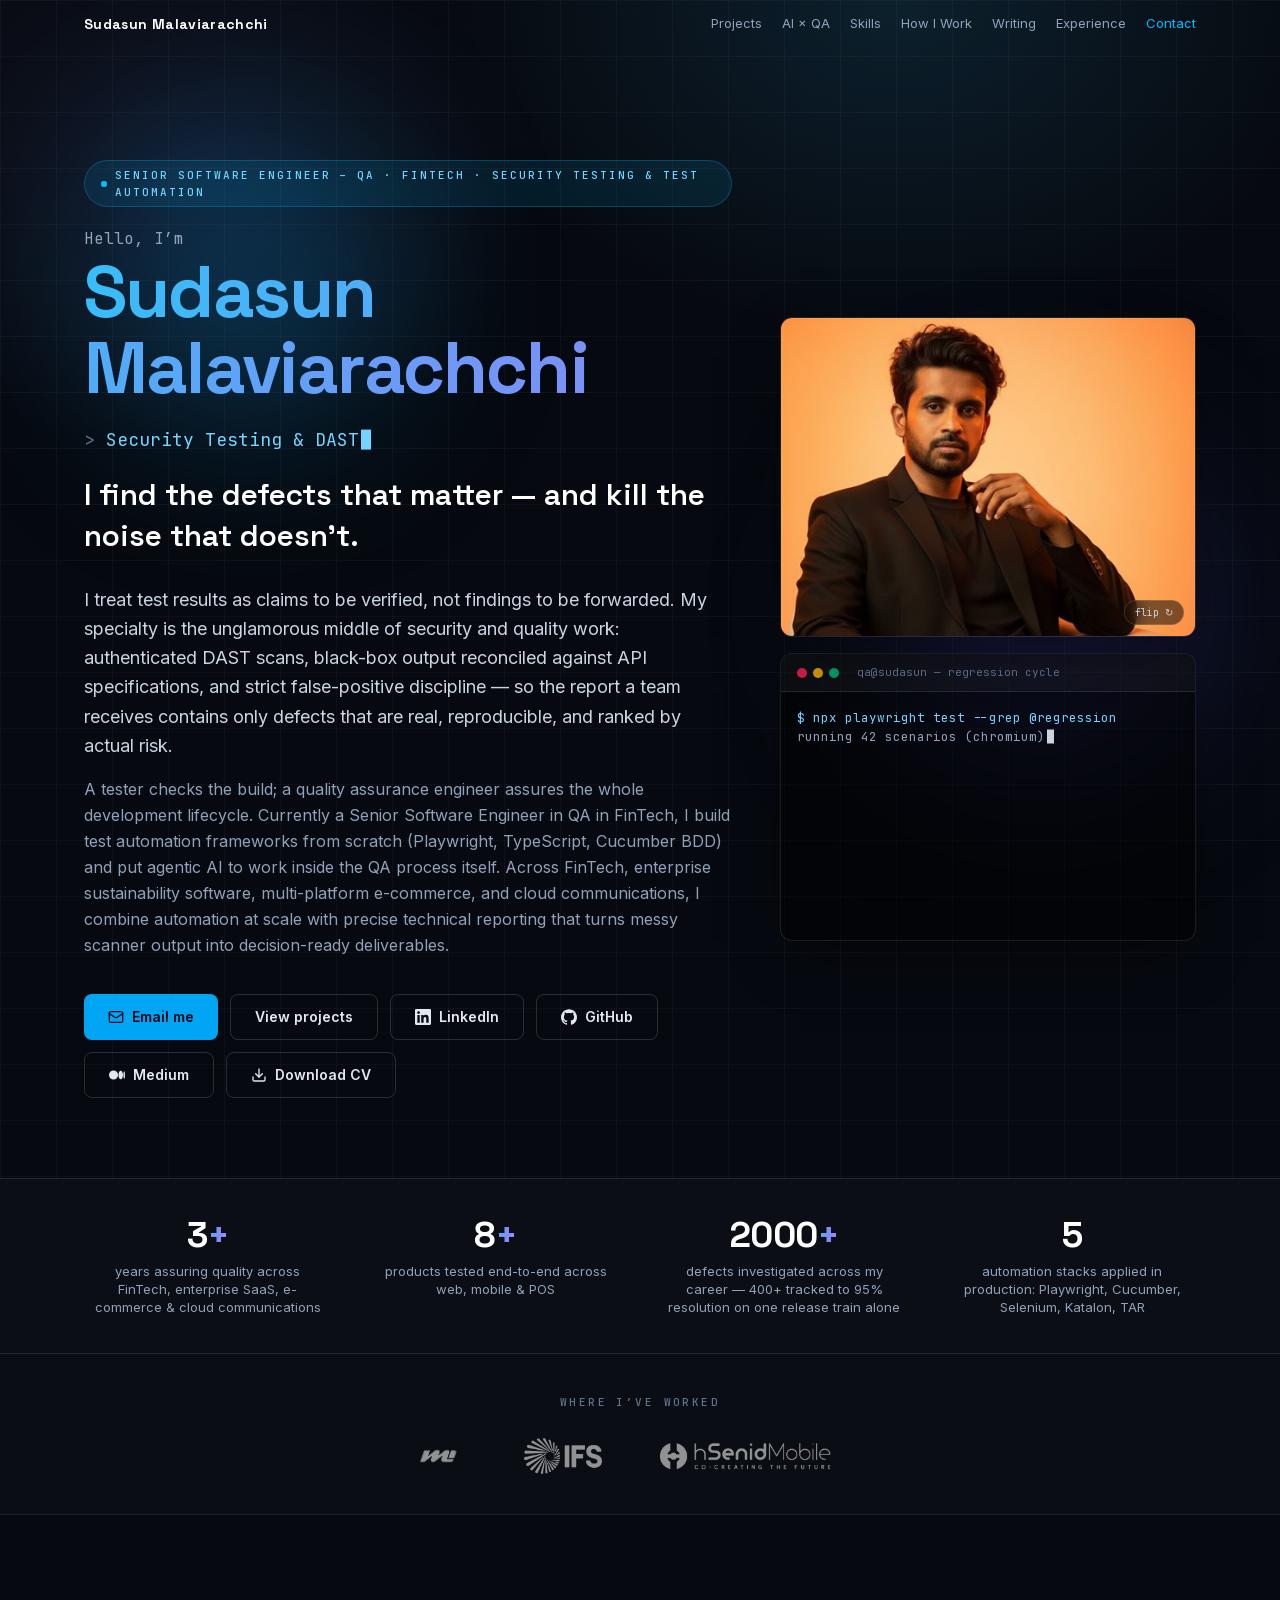
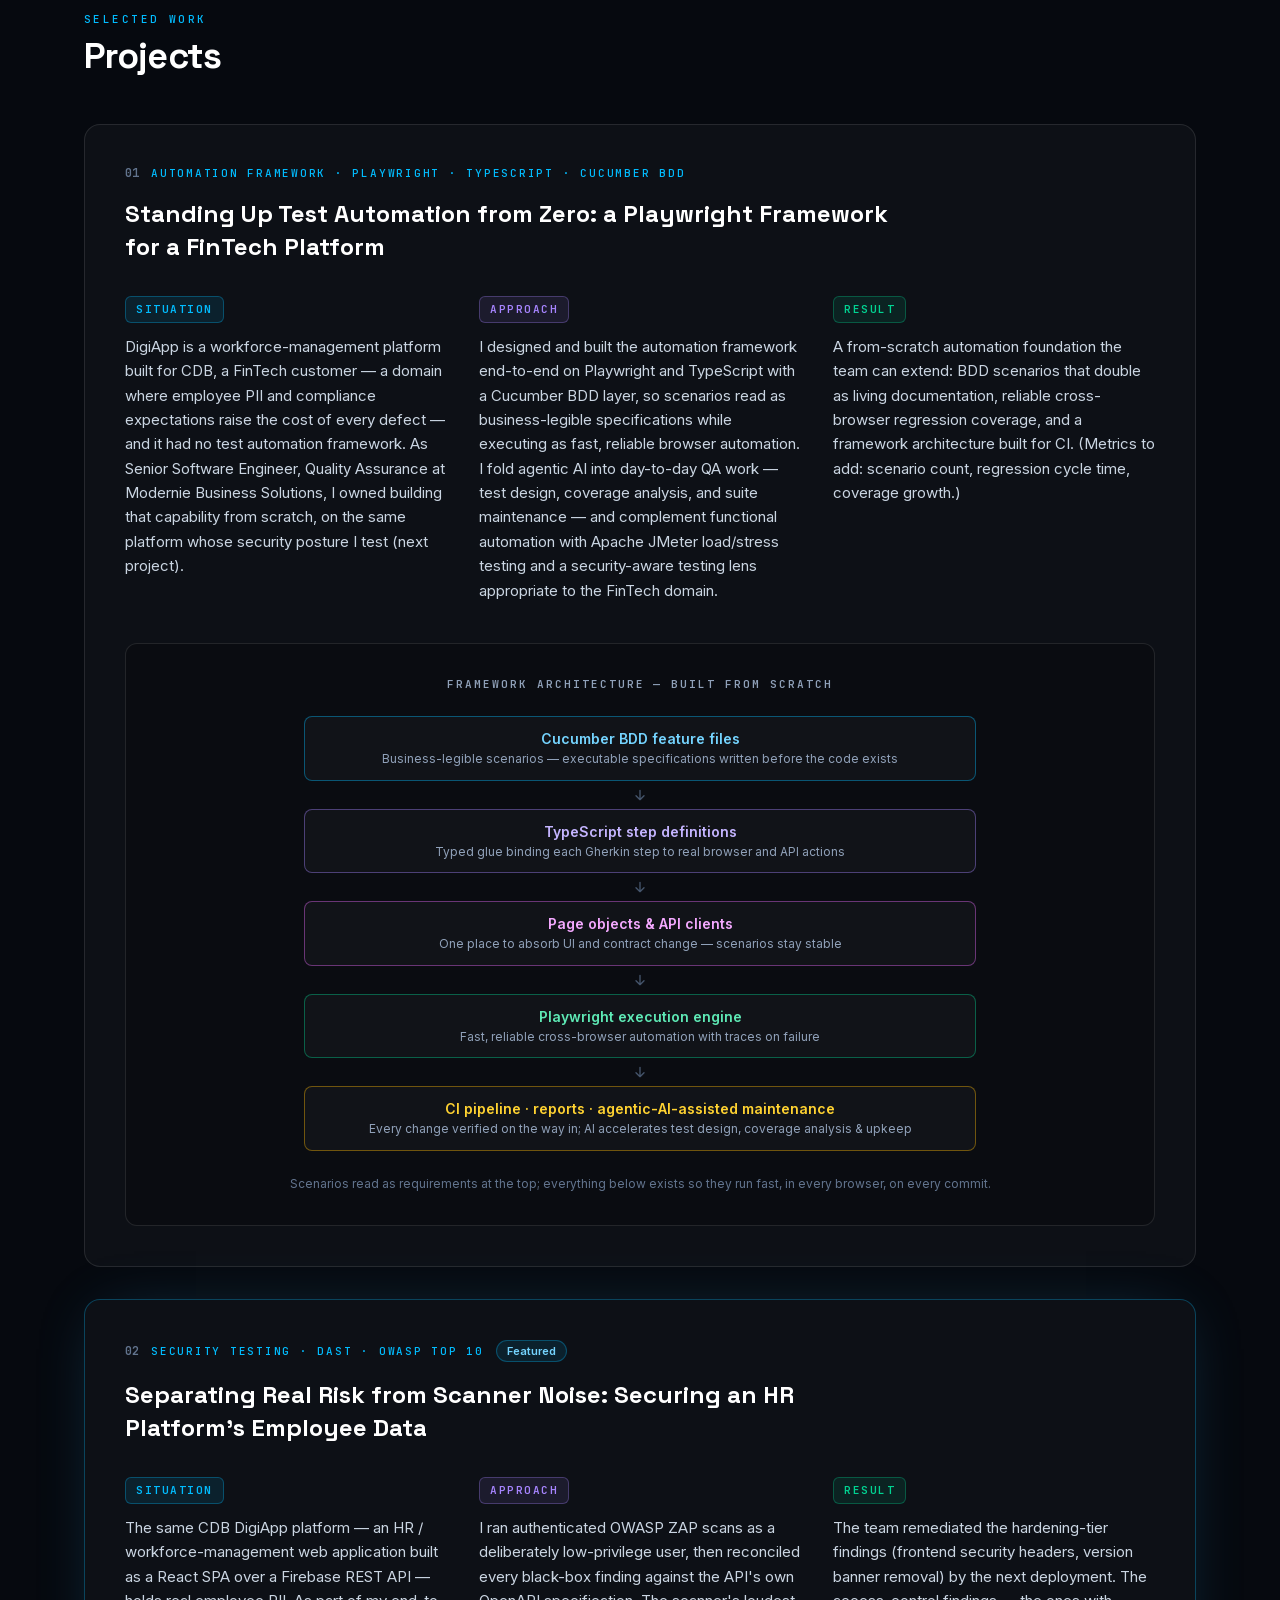
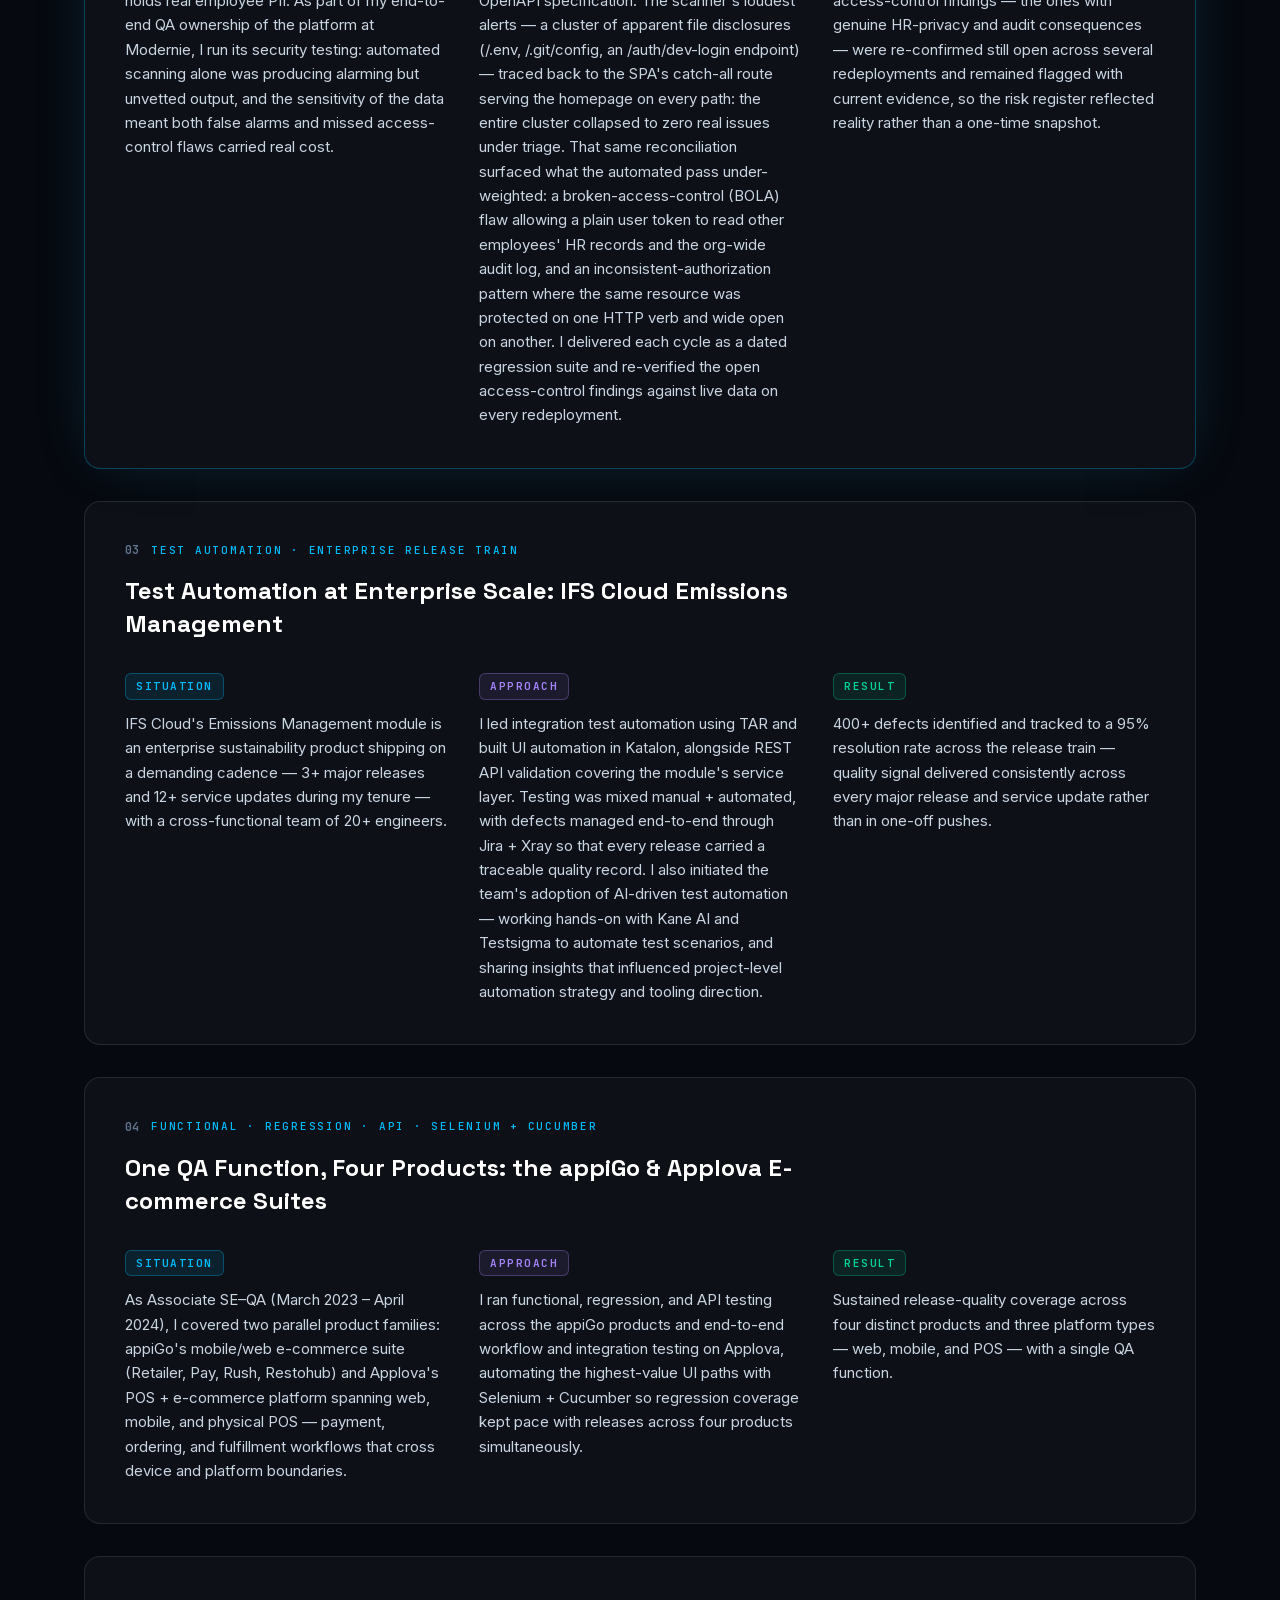
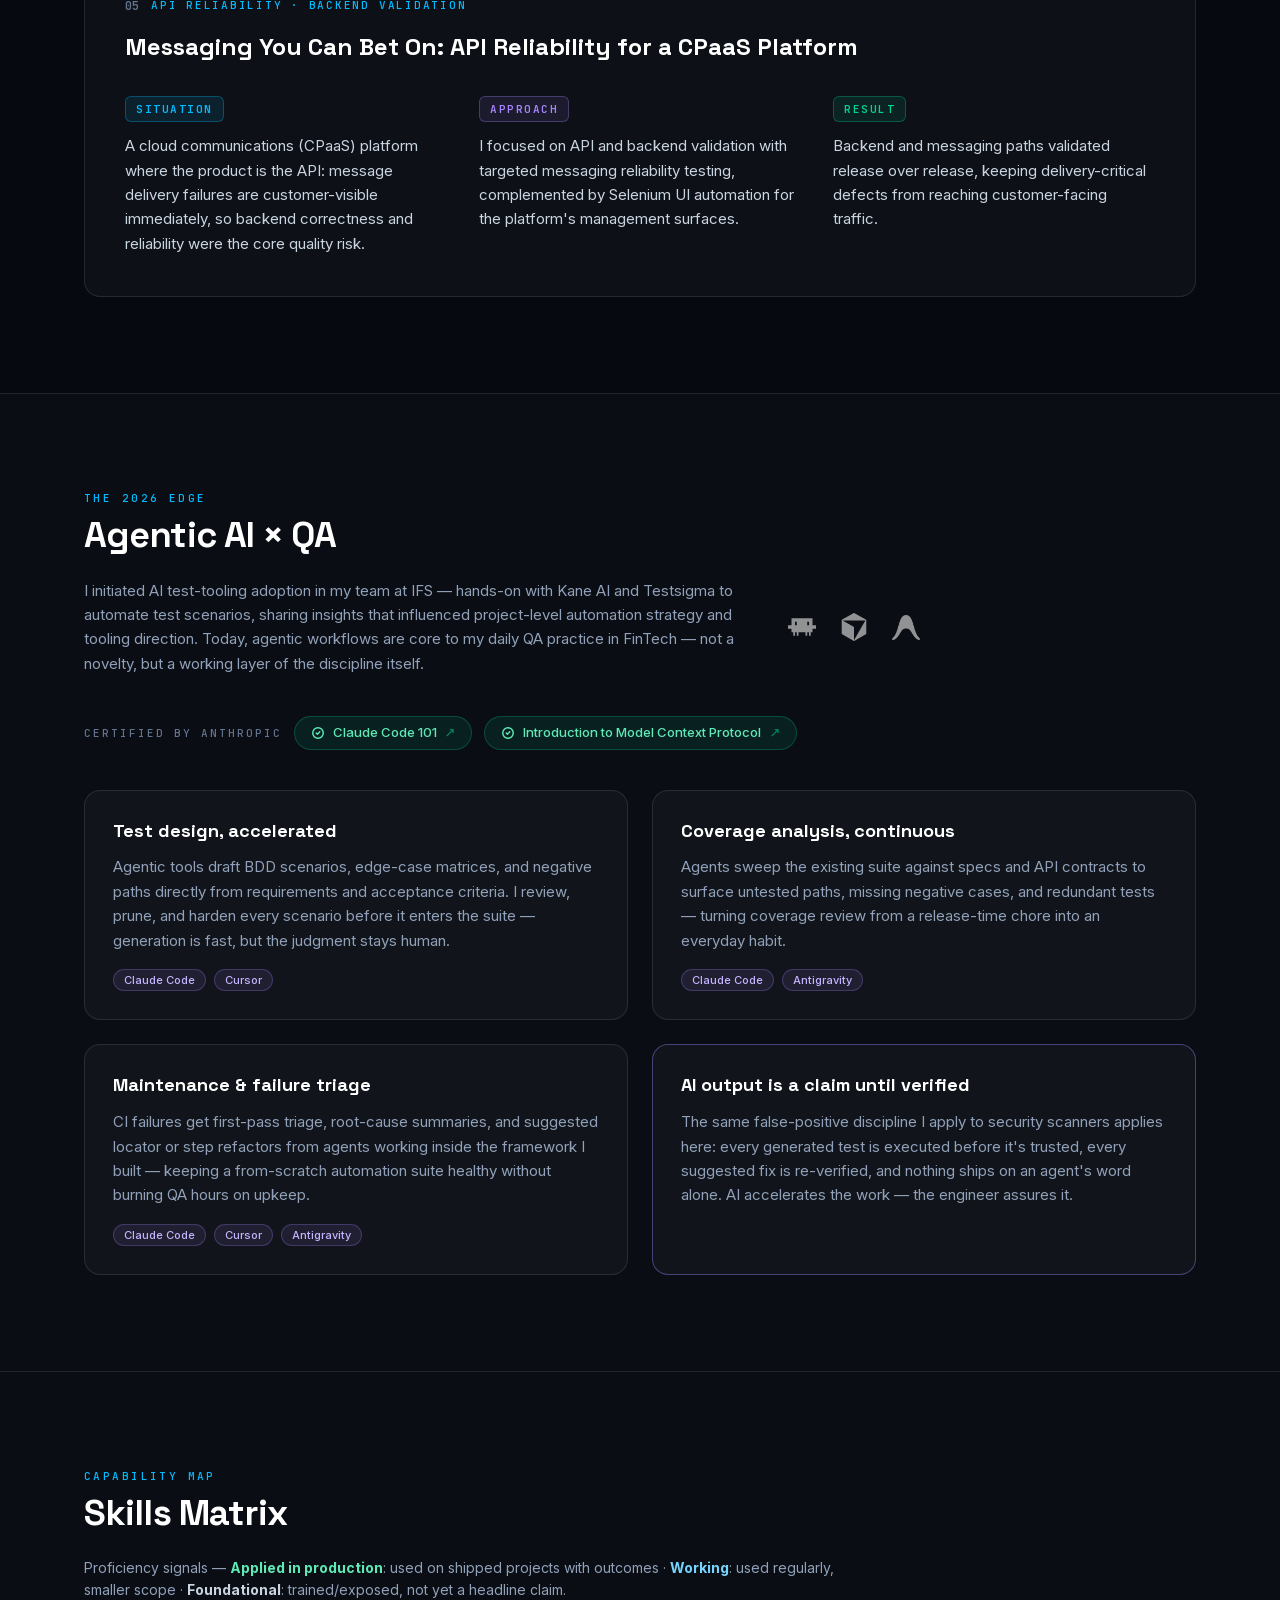
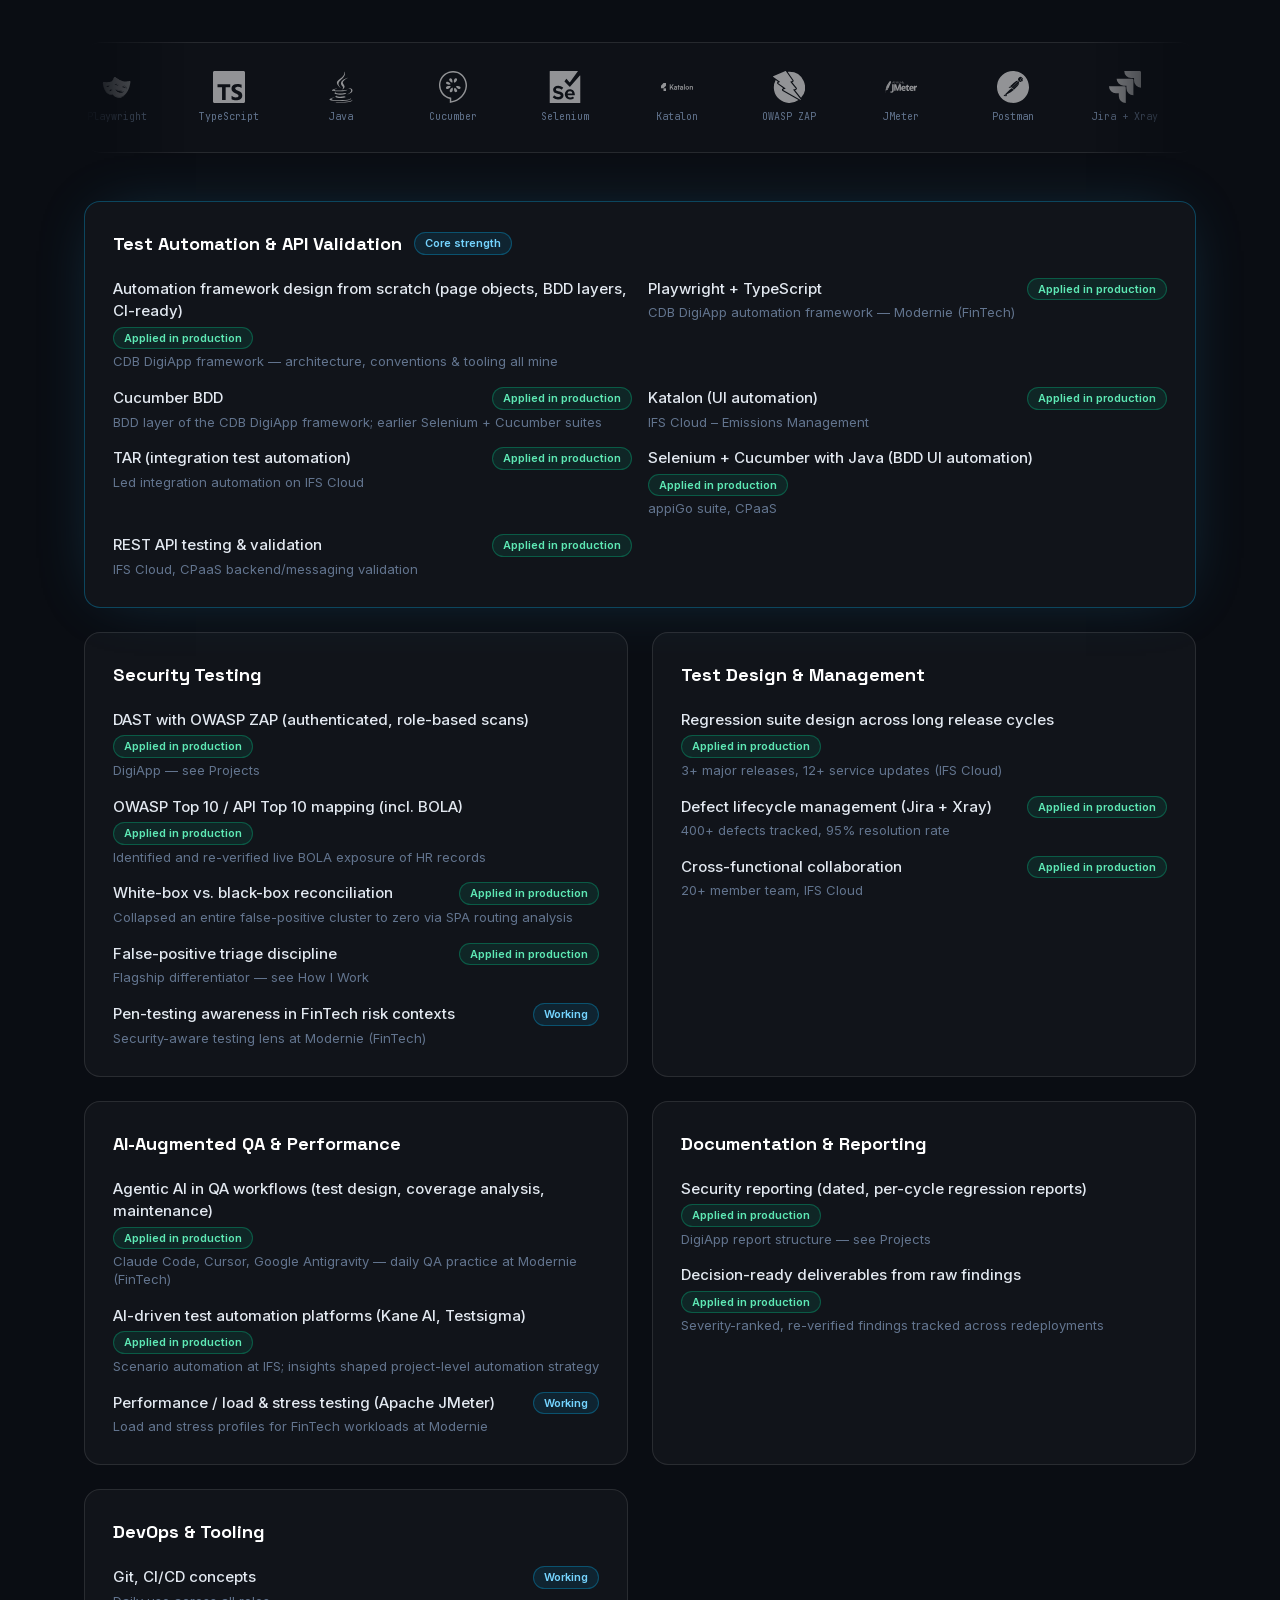
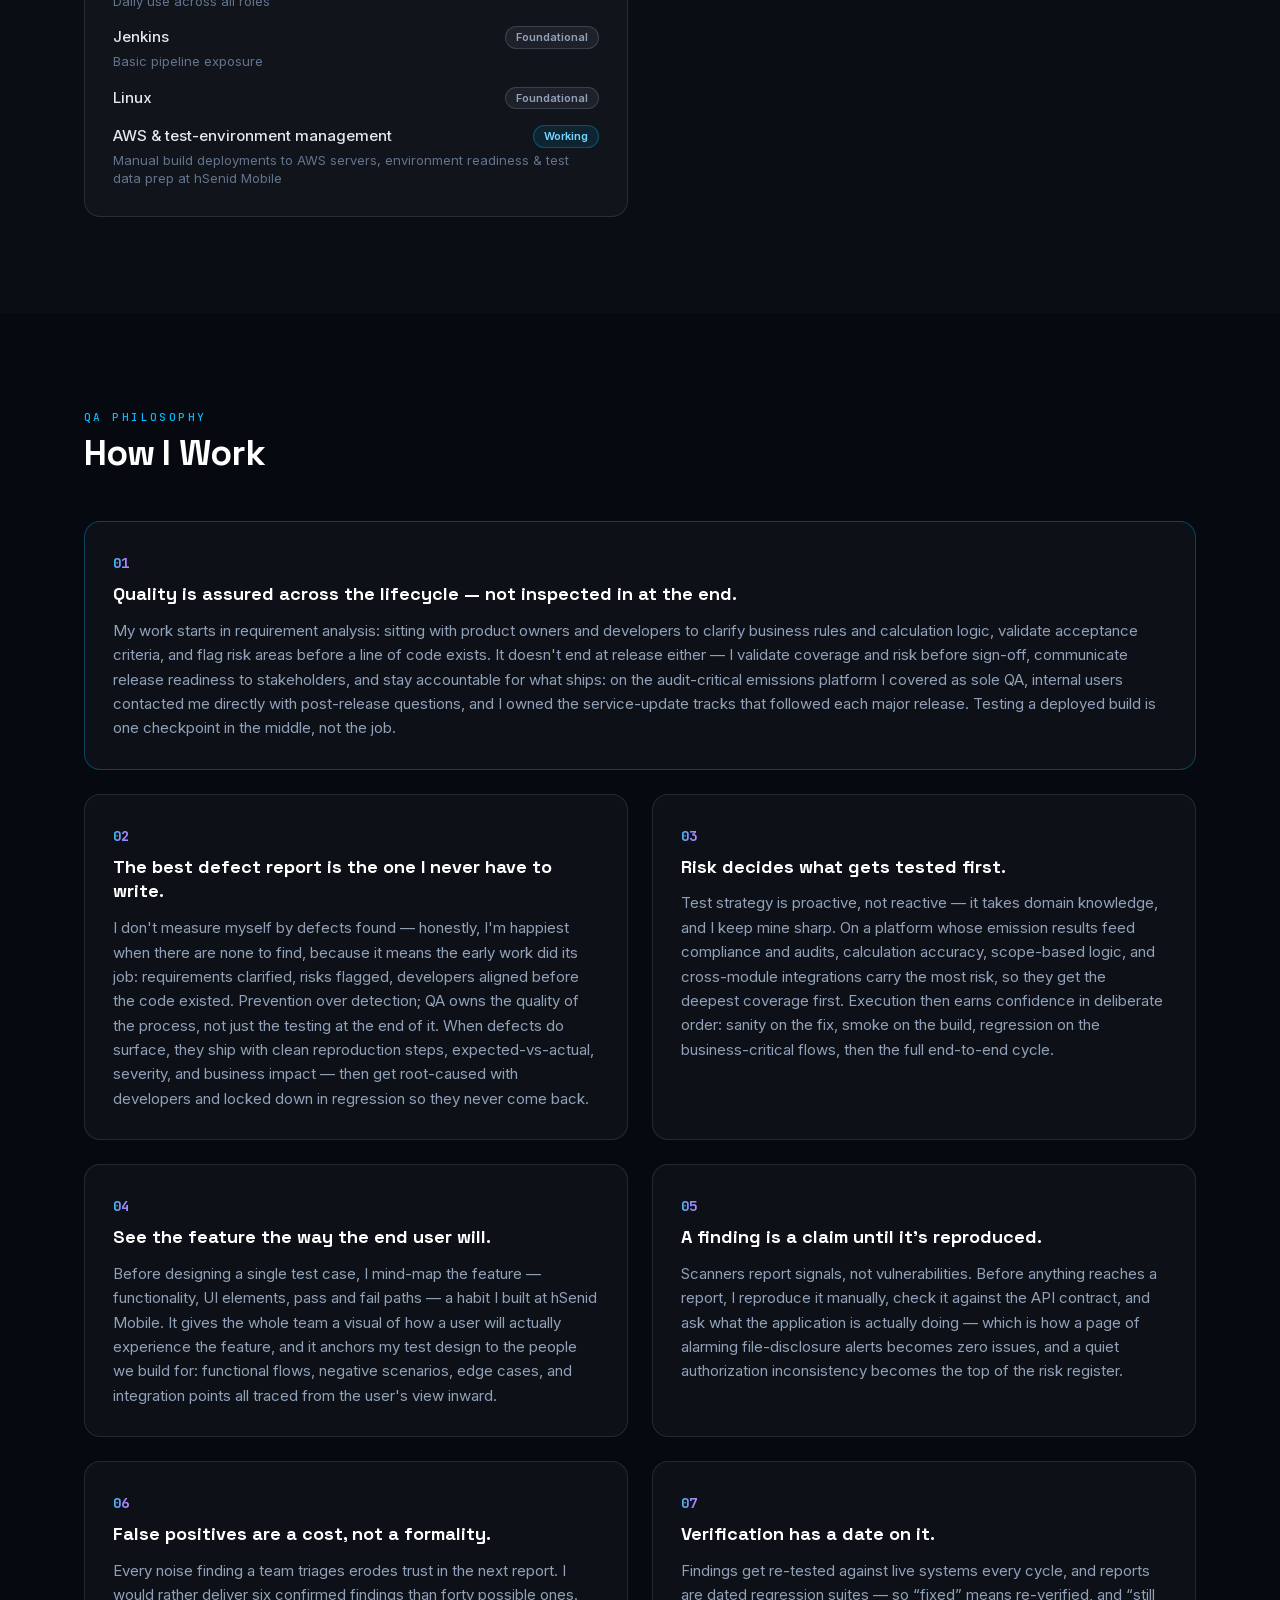
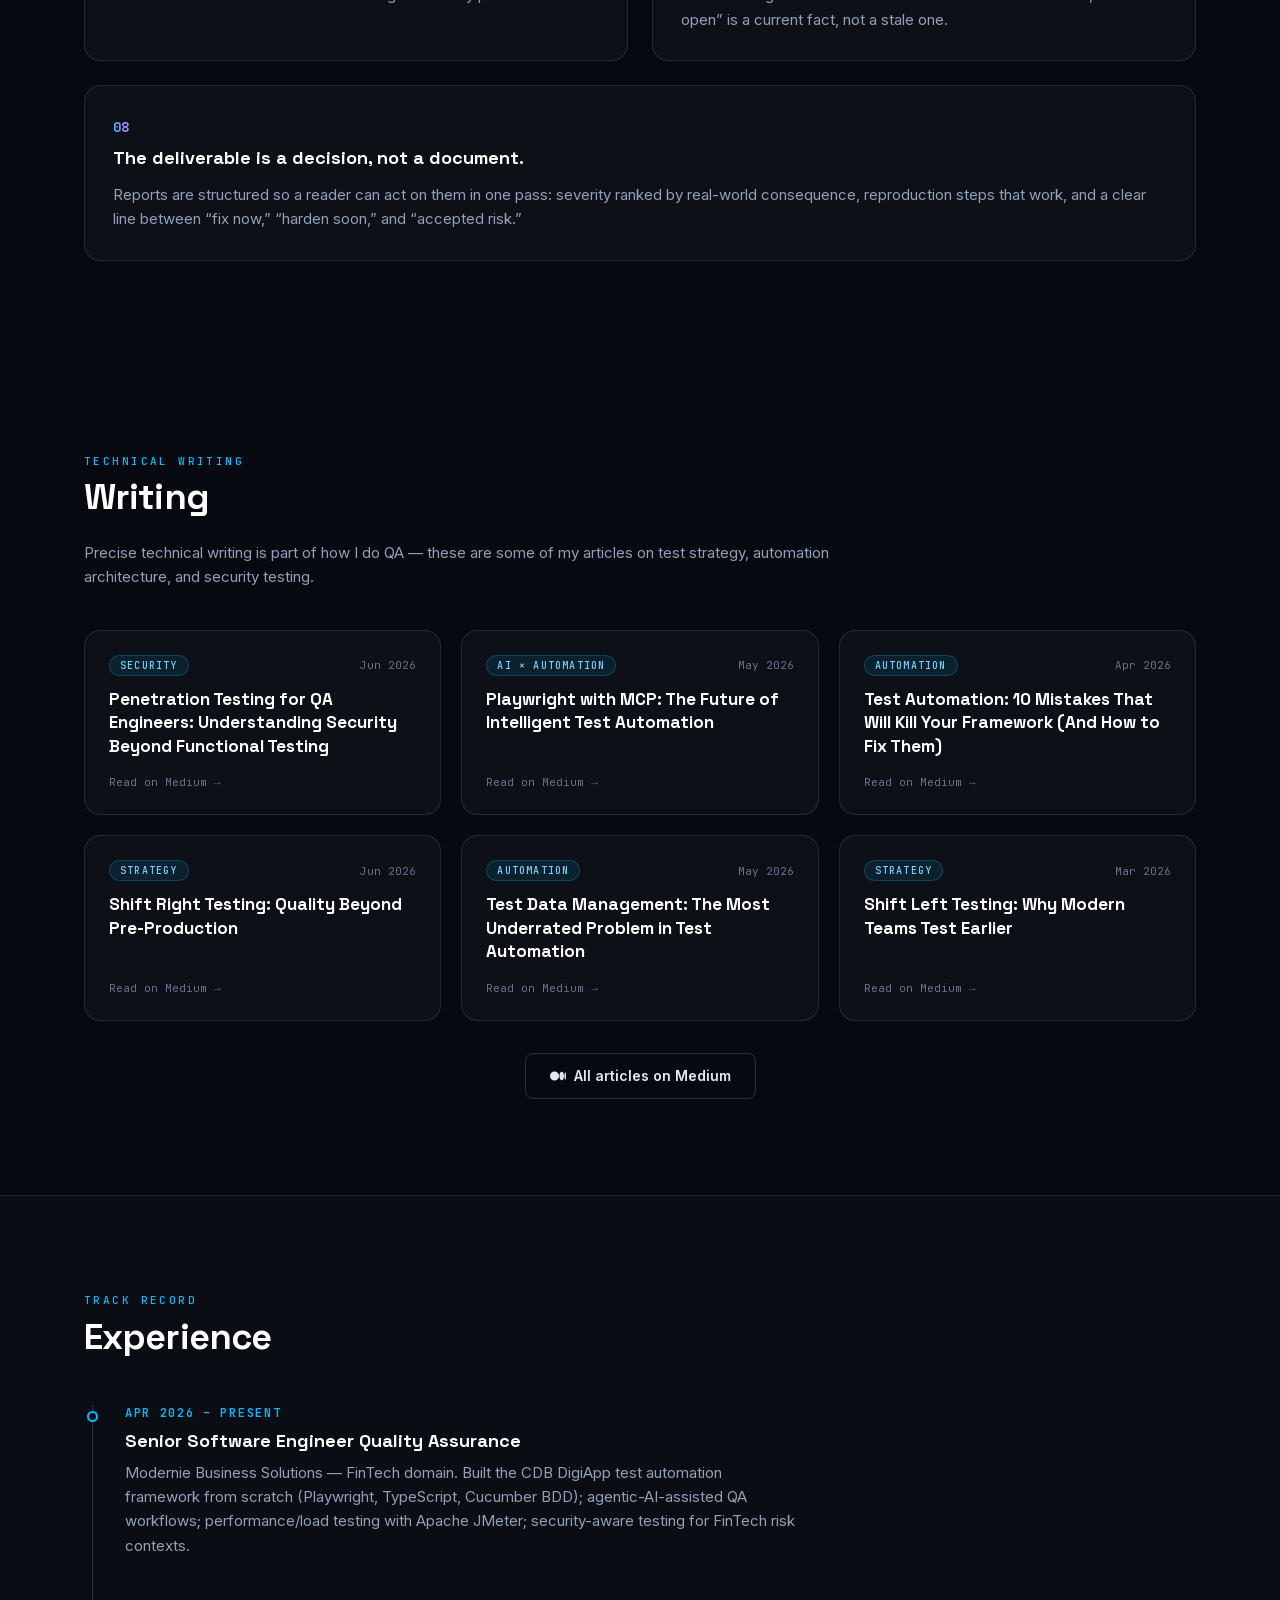
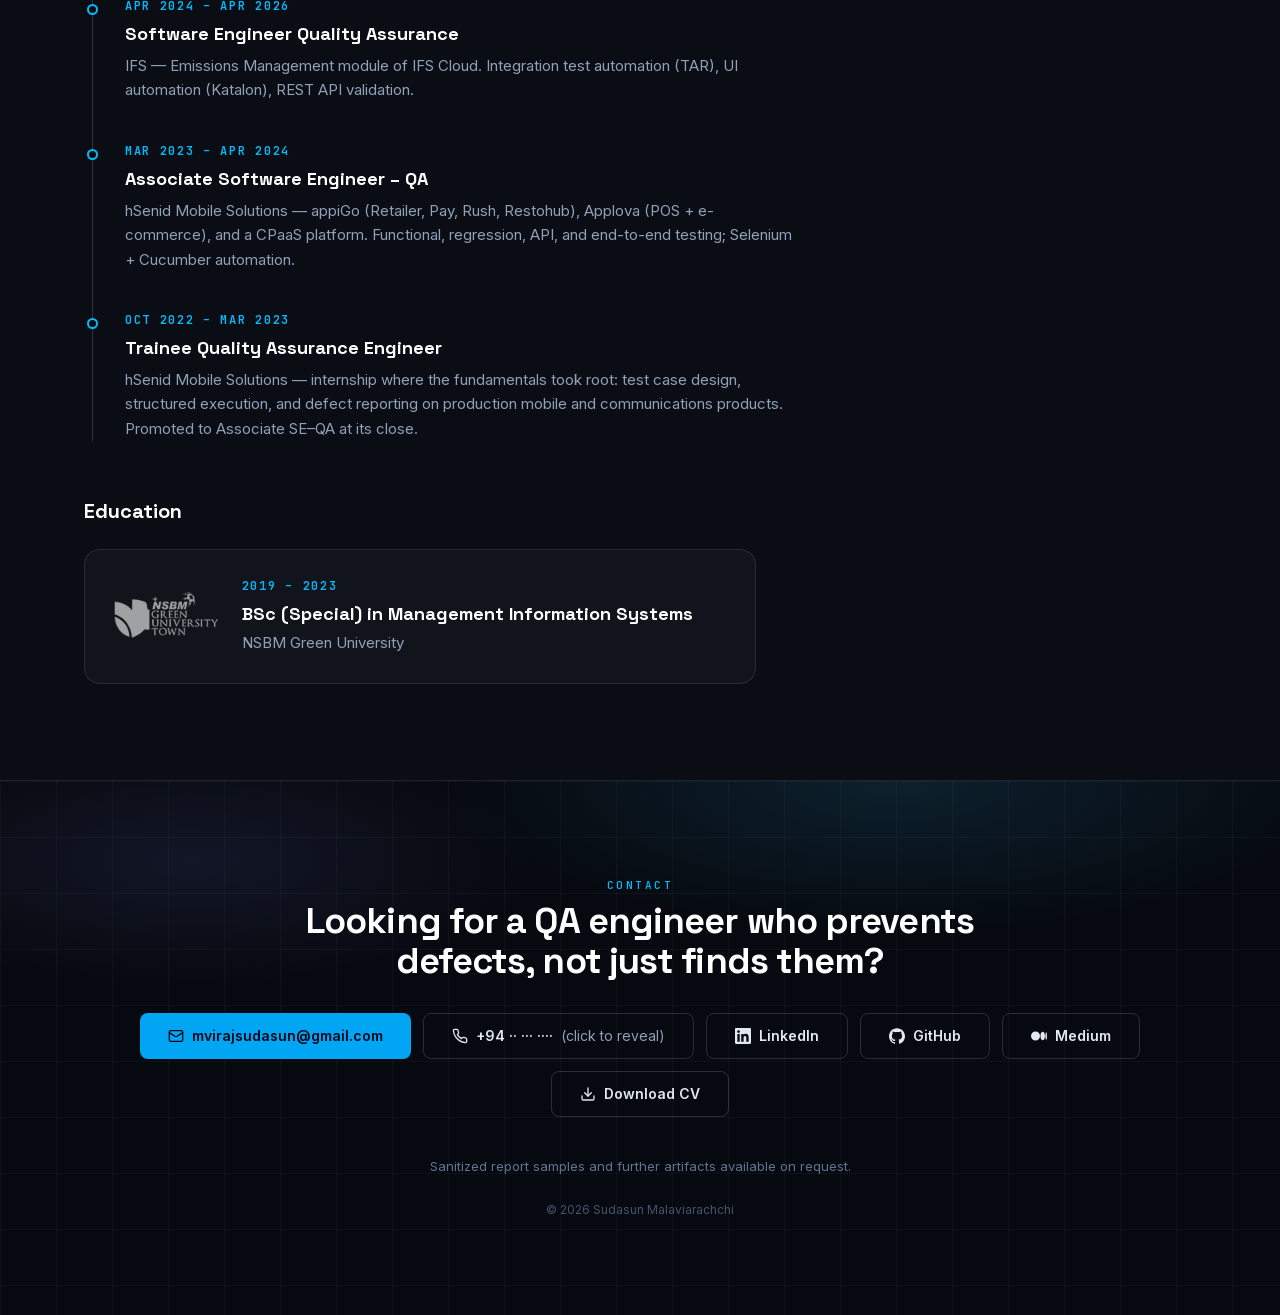
<file: index.html>
<!DOCTYPE html><html lang="en" class="inter_5901b7c6-module__ec5Qua__variable space_grotesk_2370812d-module__2vxq1q__variable jetbrains_mono_82c618bd-module__kTeI0q__variable"><head><meta charSet="utf-8"/><meta name="viewport" content="width=device-width, initial-scale=1"/><link rel="preload" href="/_next/static/media/0c89a48fa5027cee-s.p.2cyn07wtgehh0.woff2" as="font" crossorigin="" type="font/woff2"/><link rel="preload" href="/_next/static/media/70bc3e132a0a741e-s.p.3t6q91iet4nsy.woff2" as="font" crossorigin="" type="font/woff2"/><link rel="preload" href="/_next/static/media/83afe278b6a6bb3c-s.p.2bn3s6zvc0dyp.woff2" as="font" crossorigin="" type="font/woff2"/><link rel="preload" as="image" href="/portrait.jpg"/><link rel="preload" href="/logos/modernie.png" as="image"/><link rel="preload" href="/logos/ifs.png" as="image"/><link rel="preload" href="/logos/hsenid-mobile.png" as="image"/><link rel="preload" href="/logos/tools/claudecode.svg" as="image"/><link rel="preload" href="/logos/tools/cursor.svg" as="image"/><link rel="preload" href="/logos/tools/antigravity.png" as="image"/><link rel="preload" href="/logos/tools/playwright.svg" as="image"/><link rel="preload" href="/logos/tools/typescript.svg" as="image"/><link rel="preload" href="/logos/tools/java.svg" as="image"/><link rel="stylesheet" href="/_next/static/chunks/4398i6amr4zaf.css" data-precedence="next"/><link rel="preload" as="script" fetchPriority="low" href="/_next/static/chunks/1ee4c-6fpawm5.js"/><script src="/_next/static/chunks/20tnb66_krpb_.js" async=""></script><script src="/_next/static/chunks/1eglloh0s_w8l.js" async=""></script><script src="/_next/static/chunks/turbopack-0haosrrvgvpn5.js" async=""></script><script src="/_next/static/chunks/1z6x88ihszho0.js" async=""></script><script src="/_next/static/chunks/158myu8e_yme3.js" async=""></script><script src="/_next/static/chunks/43dw0rhfg619s.js" async=""></script><link rel="preload" href="https://www.googletagmanager.com/gtag/js?id=G-37RHE88J10" as="script"/><link rel="preload" href="/logos/tools/cucumber.svg" as="image"/><link rel="preload" href="/logos/tools/selenium.svg" as="image"/><link rel="preload" href="/logos/tools/katalon.svg" as="image"/><link rel="preload" href="/logos/tools/zap.svg" as="image"/><link rel="preload" href="/logos/tools/apachejmeter.svg" as="image"/><link rel="preload" href="/logos/tools/postman.svg" as="image"/><link rel="preload" href="/logos/tools/jira.svg" as="image"/><link rel="preload" href="/logos/tools/git.svg" as="image"/><link rel="preload" href="/logos/tools/jenkins.svg" as="image"/><link rel="preload" href="/logos/tools/testsigma.svg" as="image"/><link rel="preload" href="/logos/nsbm.png" as="image"/><meta name="next-size-adjust" content=""/><title>Sudasun Malaviarachchi — Senior Software Engineer, QA · Security Testing &amp; Test Automation</title><meta name="description" content="Sudasun Malaviarachchi — Senior Software Engineer, Quality Assurance in FinTech specializing in security testing (DAST/OWASP ZAP), test automation frameworks (Playwright, TypeScript, Cucumber BDD), agentic-AI-assisted QA, and decision-ready technical reporting."/><meta property="og:title" content="Sudasun Malaviarachchi — Senior Software Engineer, QA"/><meta property="og:description" content="Security testing, test automation frameworks from scratch, and agentic AI in QA. I find the defects that matter — and kill the noise that doesn&#x27;t."/><meta property="og:url" content="https://sudasunviraj.github.io"/><meta property="og:site_name" content="Sudasun Malaviarachchi — Portfolio"/><meta property="og:image" content="https://sudasunviraj.github.io/opengraph-image.png?opengraph-image.3adcd8ldnp_3-.png"/><meta property="og:image:type" content="image/png"/><meta property="og:image:width" content="1200"/><meta property="og:image:height" content="630"/><meta property="og:type" content="website"/><meta name="twitter:card" content="summary_large_image"/><meta name="twitter:title" content="Sudasun Malaviarachchi — Senior Software Engineer, QA"/><meta name="twitter:description" content="Security testing, test automation frameworks from scratch, and agentic AI in QA."/><meta name="twitter:image" content="https://sudasunviraj.github.io/opengraph-image.png?opengraph-image.3adcd8ldnp_3-.png"/><meta name="twitter:image:type" content="image/png"/><meta name="twitter:image:width" content="1200"/><meta name="twitter:image:height" content="630"/><link rel="icon" href="/icon.svg?icon.2hhlj4koq8x_k.svg" sizes="any" type="image/svg+xml"/><script src="/_next/static/chunks/0cz1d0mv5g_q7.js" noModule=""></script></head><body class="bg-[#06090f] text-slate-200 antialiased"><div hidden=""><!--$--><!--/$--></div><div aria-hidden="true" class="fixed inset-x-0 top-0 z-[60] h-[2.5px] origin-left bg-gradient-to-r from-sky-400 via-indigo-400 to-fuchsia-400" style="transform:scaleX(0)"></div><nav class="fixed inset-x-0 top-0 z-50 transition-colors duration-300 border-b border-transparent bg-transparent" aria-label="Section navigation"><div class="mx-auto flex max-w-6xl items-center justify-between gap-4 px-5 py-3.5"><a href="#top" class="font-display text-sm font-bold tracking-wide text-white">Sudasun Malaviarachchi</a><div class="hidden items-center gap-x-5 md:flex"><a href="#projects" class="text-[13px] transition-colors text-slate-400 hover:text-white">Projects</a><a href="#ai-qa" class="text-[13px] transition-colors text-slate-400 hover:text-white">AI × QA</a><a href="#skills" class="text-[13px] transition-colors text-slate-400 hover:text-white">Skills</a><a href="#how-i-work" class="text-[13px] transition-colors text-slate-400 hover:text-white">How I Work</a><a href="#writing" class="text-[13px] transition-colors text-slate-400 hover:text-white">Writing</a><a href="#experience" class="text-[13px] transition-colors text-slate-400 hover:text-white">Experience</a><a href="#contact" class="text-[13px] transition-colors text-slate-400 hover:text-white">Contact</a></div><button type="button" class="flex h-9 w-9 items-center justify-center rounded-md border border-white/15 text-slate-300 md:hidden" aria-label="Open menu" aria-expanded="false"><svg class="h-5 w-5" viewBox="0 0 24 24" fill="none" stroke="currentColor" stroke-width="2" stroke-linecap="round" aria-hidden="true"><path d="M4 7h16M4 12h16M4 17h16"></path></svg></button></div></nav><main><header id="top" class="hero-bg relative overflow-hidden"><div aria-hidden="true" class="hero-blob left-[8%] top-[12%] h-72 w-72 bg-sky-500/25"></div><div aria-hidden="true" class="hero-blob right-[6%] top-[38%] h-80 w-80 bg-indigo-500/20" style="animation-delay:-8s"></div><div class="relative mx-auto grid max-w-6xl grid-cols-1 items-center gap-10 px-5 pb-16 pt-24 sm:gap-12 sm:pb-20 sm:pt-40 lg:grid-cols-[minmax(0,1fr)_26rem]"><div class="min-w-0"><p class="animate-in mb-5 inline-flex items-center gap-2 rounded-full border border-sky-400/25 bg-sky-400/10 px-4 py-1.5 font-mono text-[11px] font-medium uppercase tracking-[0.18em] text-sky-300"><span class="relative flex h-1.5 w-1.5" aria-hidden="true"><span class="absolute inline-flex h-full w-full animate-ping rounded-full bg-sky-400 opacity-75 motion-reduce:hidden"></span><span class="relative inline-flex h-1.5 w-1.5 rounded-full bg-sky-400"></span></span>Senior Software Engineer – QA · FinTech · Security Testing &amp; Test Automation</p><p class="animate-in delay-1 font-mono text-base text-slate-400">Hello, I’m</p><h1 class="animate-in delay-2 font-display mt-1 max-w-4xl text-[2.35rem] font-bold leading-[1.05] tracking-tight sm:text-6xl lg:text-7xl"><span class="text-gradient text-gradient-x">Sudasun Malaviarachchi</span></h1><div class="animate-in delay-3 mt-5"><p class="mt-4 font-mono text-lg text-sky-300"><span class="text-slate-500">&gt; </span><span class="cursor-blink ml-0.5 inline-block h-[1.1em] w-[0.55em] translate-y-[0.2em] bg-sky-300"></span></p></div><div class="animate-in delay-3 mt-6 lg:hidden"><div class="group h-80 w-full cursor-pointer [perspective:1200px]" role="button" tabindex="0" aria-label="Flip portrait card to see quick facts"><div class="relative h-full w-full transition-transform duration-700 [transform-style:preserve-3d] motion-reduce:transition-none group-hover:[transform:rotateY(180deg)] "><div class="absolute inset-0 [backface-visibility:hidden]"><img src="/portrait.jpg" alt="Portrait of Sudasun Malaviarachchi" class="h-full w-full rounded-xl border border-white/10 object-cover object-[50%_18%] shadow-[0_20px_60px_-20px_rgba(0,0,0,0.6)]"/><span class="absolute bottom-3 right-3 rounded-full border border-white/15 bg-black/50 px-2.5 py-1 font-mono text-[10px] text-slate-300 backdrop-blur-sm">flip ↻</span></div><div class="absolute inset-0 flex flex-col justify-center rounded-xl border border-sky-400/25 bg-[#0b1322] p-6 shadow-[0_20px_60px_-20px_rgba(0,0,0,0.6)] [backface-visibility:hidden] [transform:rotateY(180deg)]"><p class="mb-4 font-mono text-[11px] font-medium uppercase tracking-[0.22em] text-sky-400">At a glance</p><dl class="space-y-3"><div><dt class="font-mono text-[10px] uppercase tracking-[0.14em] text-slate-500">Experience</dt><dd class="text-[13.5px] font-medium leading-snug text-slate-200">3+ years · FinTech, enterprise SaaS, e-commerce</dd></div><div><dt class="font-mono text-[10px] uppercase tracking-[0.14em] text-slate-500">Projects</dt><dd class="text-[13.5px] font-medium leading-snug text-slate-200">8+ products across web, mobile &amp; POS — quality owned end-to-end</dd></div><div><dt class="font-mono text-[10px] uppercase tracking-[0.14em] text-slate-500">Core stack</dt><dd class="text-[13.5px] font-medium leading-snug text-slate-200">Playwright · Selenium · Java · Cucumber · OWASP ZAP · JMeter</dd></div><div><dt class="font-mono text-[10px] uppercase tracking-[0.14em] text-slate-500">Edge</dt><dd class="text-[13.5px] font-medium leading-snug text-slate-200">Agentic AI woven into daily QA practice</dd></div><div><dt class="font-mono text-[10px] uppercase tracking-[0.14em] text-slate-500">Based in</dt><dd class="text-[13.5px] font-medium leading-snug text-slate-200">Sri Lanka · working with global teams</dd></div></dl></div></div></div></div><p class="animate-in delay-3 font-display mt-5 max-w-3xl text-xl font-semibold leading-snug text-white sm:text-3xl">I find the defects that matter — and kill the noise that doesn’t.</p><p class="animate-in delay-4 mt-7 max-w-2xl text-lg leading-relaxed text-slate-300">I treat test results as claims to be verified, not findings to be forwarded. My specialty is the unglamorous middle of security and quality work: authenticated DAST scans, black-box output reconciled against API specifications, and strict false-positive discipline — so the report a team receives contains only defects that are real, reproducible, and ranked by actual risk.</p><p class="animate-in delay-4 mt-4 max-w-2xl text-base leading-relaxed text-slate-400">A tester checks the build; a quality assurance engineer assures the whole development lifecycle. Currently a Senior Software Engineer in QA in FinTech, I build test automation frameworks from scratch (Playwright, TypeScript, Cucumber BDD) and put agentic AI to work inside the QA process itself. Across FinTech, enterprise sustainability software, multi-platform e-commerce, and cloud communications, I combine automation at scale with precise technical reporting that turns messy scanner output into decision-ready deliverables.</p><div class="animate-in delay-5 mt-9 flex flex-wrap gap-3"><a href="mailto:mvirajsudasun@gmail.com" class="inline-flex items-center gap-2 rounded-lg bg-sky-500 px-4 py-2.5 text-[13px] font-semibold text-slate-950 transition-colors hover:bg-sky-400 sm:px-6 sm:py-3 sm:text-sm"><svg class="h-4 w-4" viewBox="0 0 24 24" fill="none" stroke="currentColor" stroke-width="2" stroke-linecap="round" stroke-linejoin="round" aria-hidden="true"><rect width="20" height="16" x="2" y="4" rx="2"></rect><path d="m22 7-8.97 5.7a1.94 1.94 0 0 1-2.06 0L2 7"></path></svg>Email me</a><a href="#projects" class="inline-flex items-center gap-2 rounded-lg border border-white/15 px-4 py-2.5 text-[13px] font-semibold text-slate-200 transition-colors hover:border-sky-400/50 hover:text-white sm:px-6 sm:py-3 sm:text-sm">View projects</a><a href="https://www.linkedin.com/in/sudasun-malaviarachchi-77a02a182/" target="_blank" rel="noopener noreferrer" class="inline-flex items-center gap-2 rounded-lg border border-white/15 px-4 py-2.5 text-[13px] font-semibold text-slate-200 transition-colors hover:border-sky-400/50 hover:text-white sm:px-6 sm:py-3 sm:text-sm"><svg class="h-4 w-4" viewBox="0 0 24 24" fill="currentColor" aria-hidden="true"><path d="M20.447 20.452h-3.554v-5.569c0-1.328-.027-3.037-1.852-3.037-1.853 0-2.136 1.445-2.136 2.939v5.667H9.351V9h3.414v1.561h.046c.477-.9 1.637-1.85 3.37-1.85 3.601 0 4.267 2.37 4.267 5.455v6.286zM5.337 7.433c-1.144 0-2.063-.926-2.063-2.065 0-1.138.92-2.063 2.063-2.063 1.14 0 2.064.925 2.064 2.063 0 1.139-.925 2.065-2.064 2.065zm1.782 13.019H3.555V9h3.564v11.452zM22.225 0H1.771C.792 0 0 .774 0 1.729v20.542C0 23.227.792 24 1.771 24h20.451C23.2 24 24 23.227 24 22.271V1.729C24 .774 23.2 0 22.225 0z"></path></svg>LinkedIn</a><a href="https://github.com/SudasunViraj" target="_blank" rel="noopener noreferrer" class="inline-flex items-center gap-2 rounded-lg border border-white/15 px-4 py-2.5 text-[13px] font-semibold text-slate-200 transition-colors hover:border-sky-400/50 hover:text-white sm:px-6 sm:py-3 sm:text-sm"><svg class="h-4 w-4" viewBox="0 0 24 24" fill="currentColor" aria-hidden="true"><path d="M12 .297c-6.63 0-12 5.373-12 12 0 5.303 3.438 9.8 8.205 11.385.6.113.82-.258.82-.577 0-.285-.01-1.04-.015-2.04-3.338.724-4.042-1.61-4.042-1.61C4.422 18.07 3.633 17.7 3.633 17.7c-1.087-.744.084-.729.084-.729 1.205.084 1.838 1.236 1.838 1.236 1.07 1.835 2.809 1.305 3.495.998.108-.776.417-1.305.76-1.605-2.665-.3-5.466-1.332-5.466-5.93 0-1.31.465-2.38 1.235-3.22-.135-.303-.54-1.523.105-3.176 0 0 1.005-.322 3.3 1.23.96-.267 1.98-.399 3-.405 1.02.006 2.04.138 3 .405 2.28-1.552 3.285-1.23 3.285-1.23.645 1.653.24 2.873.12 3.176.765.84 1.23 1.91 1.23 3.22 0 4.61-2.805 5.625-5.475 5.92.42.36.81 1.096.81 2.22 0 1.606-.015 2.896-.015 3.286 0 .315.21.69.825.57C20.565 22.092 24 17.592 24 12.297c0-6.627-5.373-12-12-12"></path></svg>GitHub</a><a href="https://medium.com/@mvirajsudasun" target="_blank" rel="noopener noreferrer" class="inline-flex items-center gap-2 rounded-lg border border-white/15 px-4 py-2.5 text-[13px] font-semibold text-slate-200 transition-colors hover:border-sky-400/50 hover:text-white sm:px-6 sm:py-3 sm:text-sm"><svg class="h-4 w-4" viewBox="0 0 24 24" fill="currentColor" aria-hidden="true"><path d="M13.54 12a6.8 6.8 0 0 1-6.77 6.82A6.8 6.8 0 0 1 0 12a6.8 6.8 0 0 1 6.77-6.82A6.8 6.8 0 0 1 13.54 12zm7.42 0c0 3.54-1.51 6.42-3.38 6.42-1.87 0-3.39-2.88-3.39-6.42s1.52-6.42 3.39-6.42 3.38 2.88 3.38 6.42M24 12c0 3.17-.53 5.75-1.19 5.75-.66 0-1.19-2.58-1.19-5.75s.53-5.75 1.19-5.75C23.47 6.25 24 8.83 24 12z"></path></svg>Medium</a><a href="/cv.pdf" download="Sudasun_Malaviarachchi_Senior_Quality_Assurance_Engineer_Resume.pdf" class="inline-flex items-center gap-2 rounded-lg border border-white/15 px-4 py-2.5 text-[13px] font-semibold text-slate-200 transition-colors hover:border-sky-400/50 hover:text-white sm:px-6 sm:py-3 sm:text-sm"><svg class="h-4 w-4" viewBox="0 0 24 24" fill="none" stroke="currentColor" stroke-width="2" stroke-linecap="round" stroke-linejoin="round" aria-hidden="true"><path d="M21 15v4a2 2 0 0 1-2 2H5a2 2 0 0 1-2-2v-4"></path><path d="m7 10 5 5 5-5"></path><path d="M12 15V3"></path></svg>Download CV</a></div></div><div class="animate-in delay-5 w-full min-w-0 max-w-md justify-self-center space-y-4 lg:justify-self-end"><div class="hidden lg:block"><div class="group h-80 w-full cursor-pointer [perspective:1200px]" role="button" tabindex="0" aria-label="Flip portrait card to see quick facts"><div class="relative h-full w-full transition-transform duration-700 [transform-style:preserve-3d] motion-reduce:transition-none group-hover:[transform:rotateY(180deg)] "><div class="absolute inset-0 [backface-visibility:hidden]"><img src="/portrait.jpg" alt="Portrait of Sudasun Malaviarachchi" class="h-full w-full rounded-xl border border-white/10 object-cover object-[50%_18%] shadow-[0_20px_60px_-20px_rgba(0,0,0,0.6)]"/><span class="absolute bottom-3 right-3 rounded-full border border-white/15 bg-black/50 px-2.5 py-1 font-mono text-[10px] text-slate-300 backdrop-blur-sm">flip ↻</span></div><div class="absolute inset-0 flex flex-col justify-center rounded-xl border border-sky-400/25 bg-[#0b1322] p-6 shadow-[0_20px_60px_-20px_rgba(0,0,0,0.6)] [backface-visibility:hidden] [transform:rotateY(180deg)]"><p class="mb-4 font-mono text-[11px] font-medium uppercase tracking-[0.22em] text-sky-400">At a glance</p><dl class="space-y-3"><div><dt class="font-mono text-[10px] uppercase tracking-[0.14em] text-slate-500">Experience</dt><dd class="text-[13.5px] font-medium leading-snug text-slate-200">3+ years · FinTech, enterprise SaaS, e-commerce</dd></div><div><dt class="font-mono text-[10px] uppercase tracking-[0.14em] text-slate-500">Projects</dt><dd class="text-[13.5px] font-medium leading-snug text-slate-200">8+ products across web, mobile &amp; POS — quality owned end-to-end</dd></div><div><dt class="font-mono text-[10px] uppercase tracking-[0.14em] text-slate-500">Core stack</dt><dd class="text-[13.5px] font-medium leading-snug text-slate-200">Playwright · Selenium · Java · Cucumber · OWASP ZAP · JMeter</dd></div><div><dt class="font-mono text-[10px] uppercase tracking-[0.14em] text-slate-500">Edge</dt><dd class="text-[13.5px] font-medium leading-snug text-slate-200">Agentic AI woven into daily QA practice</dd></div><div><dt class="font-mono text-[10px] uppercase tracking-[0.14em] text-slate-500">Based in</dt><dd class="text-[13.5px] font-medium leading-snug text-slate-200">Sri Lanka · working with global teams</dd></div></dl></div></div></div></div><div class="w-full max-w-md overflow-hidden rounded-xl border border-white/10 bg-black/50 shadow-[0_20px_60px_-20px_rgba(0,0,0,0.6)]"><div class="flex items-center gap-1.5 border-b border-white/10 bg-white/[0.04] px-4 py-2.5"><span class="h-2.5 w-2.5 rounded-full bg-rose-500/80" aria-hidden="true"></span><span class="h-2.5 w-2.5 rounded-full bg-amber-400/80" aria-hidden="true"></span><span class="h-2.5 w-2.5 rounded-full bg-emerald-500/80" aria-hidden="true"></span><span class="ml-3 font-mono text-[11px] text-slate-500">qa@sudasun — regression cycle</span></div><div class="min-h-[15.5rem] px-4 py-4 font-mono text-[11px] leading-[1.55] sm:text-[12.5px]"><p class="text-sky-300"><span class="cursor-blink ml-0.5 inline-block h-[1.1em] w-[0.55em] translate-y-[0.2em] bg-slate-300"></span></p></div></div></div></div></header><section aria-label="Headline metrics" class="border-y border-white/10 bg-white/[0.02]"><div class="mx-auto grid max-w-6xl grid-cols-2 gap-px lg:grid-cols-4"><div class="px-6 py-9 text-center"><span class="font-display text-4xl font-bold tracking-tight text-white">0<span class="text-gradient">+</span></span><p class="mx-auto mt-2 max-w-[16rem] text-[13px] leading-snug text-slate-400">years assuring quality across FinTech, enterprise SaaS, e-commerce &amp; cloud communications</p></div><div class="px-6 py-9 text-center"><span class="font-display text-4xl font-bold tracking-tight text-white">0<span class="text-gradient">+</span></span><p class="mx-auto mt-2 max-w-[16rem] text-[13px] leading-snug text-slate-400">products tested end-to-end across web, mobile &amp; POS</p></div><div class="px-6 py-9 text-center"><span class="font-display text-4xl font-bold tracking-tight text-white">0<span class="text-gradient">+</span></span><p class="mx-auto mt-2 max-w-[16rem] text-[13px] leading-snug text-slate-400">defects investigated across my career — 400+ tracked to 95% resolution on one release train alone</p></div><div class="px-6 py-9 text-center"><span class="font-display text-4xl font-bold tracking-tight text-white">0<span class="text-gradient"></span></span><p class="mx-auto mt-2 max-w-[16rem] text-[13px] leading-snug text-slate-400">automation stacks applied in production: Playwright, Cucumber, Selenium, Katalon, TAR</p></div></div></section><section aria-label="Employers" class="border-b border-white/10 bg-white/[0.015]"><div class="mx-auto flex max-w-6xl flex-col items-center gap-y-7 px-5 py-10"><p class="text-center font-mono text-[11px] font-medium uppercase tracking-[0.22em] text-slate-500">Where I’ve worked</p><div class="flex w-full flex-wrap items-center justify-center gap-x-9 gap-y-6 sm:gap-x-14"><img src="/logos/modernie.png" alt="Modernie Business Solutions logo" title="Modernie Business Solutions" class="h-8 sm:h-9 w-auto shrink-0 opacity-55 brightness-0 invert transition-opacity duration-300 hover:opacity-90"/><img src="/logos/ifs.png" alt="IFS logo" title="IFS" class="h-8 sm:h-9 w-auto shrink-0 opacity-55 brightness-0 invert transition-opacity duration-300 hover:opacity-90"/><img src="/logos/hsenid-mobile.png" alt="hSenid Mobile Solutions logo" title="hSenid Mobile Solutions" class="h-6 sm:h-7 w-auto shrink-0 opacity-55 brightness-0 invert transition-opacity duration-300 hover:opacity-90"/></div></div></section><section id="projects" class="mx-auto max-w-6xl px-5 py-24"><div class="mb-12"><p class="mb-2 font-mono text-[11px] font-medium uppercase tracking-[0.22em] text-sky-400">Selected work</p><h2 class="font-display text-3xl font-bold tracking-tight text-white sm:text-4xl">Projects</h2></div><div class="space-y-8"><div class="reveal " style="transition-delay:0ms"><article class="card-lift rounded-2xl border bg-white/[0.03] p-7 sm:p-10 border-white/10"><div class="mb-4 flex flex-wrap items-center gap-3"><span class="font-mono text-xs font-semibold text-slate-500">01</span><span class="font-mono text-[11px] font-medium uppercase tracking-[0.16em] text-sky-400">Automation Framework · Playwright · TypeScript · Cucumber BDD</span></div><h3 class="font-display mb-8 max-w-3xl text-xl font-bold leading-snug text-white sm:text-2xl">Standing Up Test Automation from Zero: a Playwright Framework for a FinTech Platform</h3><div class="grid gap-8 lg:grid-cols-3"><div><span class="mb-3 inline-block rounded-md border px-2.5 py-1 font-mono text-[11px] font-semibold uppercase tracking-[0.14em] text-sky-400 border-sky-400/30 bg-sky-400/10">Situation</span><p class="text-[15px] leading-relaxed text-slate-300">DigiApp is a workforce-management platform built for CDB, a FinTech customer — a domain where employee PII and compliance expectations raise the cost of every defect — and it had no test automation framework. As Senior Software Engineer, Quality Assurance at Modernie Business Solutions, I owned building that capability from scratch, on the same platform whose security posture I test (next project).</p></div><div><span class="mb-3 inline-block rounded-md border px-2.5 py-1 font-mono text-[11px] font-semibold uppercase tracking-[0.14em] text-violet-400 border-violet-400/30 bg-violet-400/10">Approach</span><p class="text-[15px] leading-relaxed text-slate-300">I designed and built the automation framework end-to-end on Playwright and TypeScript with a Cucumber BDD layer, so scenarios read as business-legible specifications while executing as fast, reliable browser automation. I fold agentic AI into day-to-day QA work — test design, coverage analysis, and suite maintenance — and complement functional automation with Apache JMeter load/stress testing and a security-aware testing lens appropriate to the FinTech domain.</p></div><div><span class="mb-3 inline-block rounded-md border px-2.5 py-1 font-mono text-[11px] font-semibold uppercase tracking-[0.14em] text-emerald-400 border-emerald-400/30 bg-emerald-400/10">Result</span><p class="text-[15px] leading-relaxed text-slate-300">A from-scratch automation foundation the team can extend: BDD scenarios that double as living documentation, reliable cross-browser regression coverage, and a framework architecture built for CI. (Metrics to add: scenario count, regression cycle time, coverage growth.)</p></div></div><figure class="mt-10 rounded-xl border border-white/10 bg-black/20 p-6 sm:p-8"><p class="mb-6 text-center font-mono text-[11px] font-semibold uppercase tracking-[0.18em] text-slate-400">Framework architecture — built from scratch</p><div class="mx-auto flex max-w-2xl flex-col"><div class="flex flex-col items-center"><div class="w-full rounded-lg border bg-white/[0.03] px-4 py-3 text-center border-sky-400/40 text-sky-300"><p class="text-sm font-semibold">Cucumber BDD feature files</p><p class="mt-0.5 text-[12px] leading-snug text-slate-400">Business-legible scenarios — executable specifications written before the code exists</p></div></div><div class="flex flex-col items-center"><svg class="my-1.5 h-4 w-4 text-slate-600" viewBox="0 0 24 24" fill="none" stroke="currentColor" stroke-width="2" stroke-linecap="round" stroke-linejoin="round" aria-hidden="true"><path d="M12 5v14m0 0 6-6m-6 6-6-6"></path></svg><div class="w-full rounded-lg border bg-white/[0.03] px-4 py-3 text-center border-violet-400/40 text-violet-300"><p class="text-sm font-semibold">TypeScript step definitions</p><p class="mt-0.5 text-[12px] leading-snug text-slate-400">Typed glue binding each Gherkin step to real browser and API actions</p></div></div><div class="flex flex-col items-center"><svg class="my-1.5 h-4 w-4 text-slate-600" viewBox="0 0 24 24" fill="none" stroke="currentColor" stroke-width="2" stroke-linecap="round" stroke-linejoin="round" aria-hidden="true"><path d="M12 5v14m0 0 6-6m-6 6-6-6"></path></svg><div class="w-full rounded-lg border bg-white/[0.03] px-4 py-3 text-center border-fuchsia-400/40 text-fuchsia-300"><p class="text-sm font-semibold">Page objects &amp; API clients</p><p class="mt-0.5 text-[12px] leading-snug text-slate-400">One place to absorb UI and contract change — scenarios stay stable</p></div></div><div class="flex flex-col items-center"><svg class="my-1.5 h-4 w-4 text-slate-600" viewBox="0 0 24 24" fill="none" stroke="currentColor" stroke-width="2" stroke-linecap="round" stroke-linejoin="round" aria-hidden="true"><path d="M12 5v14m0 0 6-6m-6 6-6-6"></path></svg><div class="w-full rounded-lg border bg-white/[0.03] px-4 py-3 text-center border-emerald-400/40 text-emerald-300"><p class="text-sm font-semibold">Playwright execution engine</p><p class="mt-0.5 text-[12px] leading-snug text-slate-400">Fast, reliable cross-browser automation with traces on failure</p></div></div><div class="flex flex-col items-center"><svg class="my-1.5 h-4 w-4 text-slate-600" viewBox="0 0 24 24" fill="none" stroke="currentColor" stroke-width="2" stroke-linecap="round" stroke-linejoin="round" aria-hidden="true"><path d="M12 5v14m0 0 6-6m-6 6-6-6"></path></svg><div class="w-full rounded-lg border bg-white/[0.03] px-4 py-3 text-center border-amber-400/40 text-amber-300"><p class="text-sm font-semibold">CI pipeline · reports · agentic-AI-assisted maintenance</p><p class="mt-0.5 text-[12px] leading-snug text-slate-400">Every change verified on the way in; AI accelerates test design, coverage analysis &amp; upkeep</p></div></div></div><figcaption class="mt-6 text-center text-[12px] text-slate-500">Scenarios read as requirements at the top; everything below exists so they run fast, in every browser, on every commit.</figcaption></figure></article></div><div class="reveal " style="transition-delay:0ms"><article class="card-lift rounded-2xl border bg-white/[0.03] p-7 sm:p-10 border-sky-400/30 shadow-[0_0_60px_-20px_rgba(56,189,248,0.25)]"><div class="mb-4 flex flex-wrap items-center gap-3"><span class="font-mono text-xs font-semibold text-slate-500">02</span><span class="font-mono text-[11px] font-medium uppercase tracking-[0.16em] text-sky-400">Security Testing · DAST · OWASP Top 10</span><span class="rounded-full border border-sky-400/30 bg-sky-400/10 px-2.5 py-0.5 text-[11px] font-semibold text-sky-300">Featured</span></div><h3 class="font-display mb-8 max-w-3xl text-xl font-bold leading-snug text-white sm:text-2xl">Separating Real Risk from Scanner Noise: Securing an HR Platform&#x27;s Employee Data</h3><div class="grid gap-8 lg:grid-cols-3"><div><span class="mb-3 inline-block rounded-md border px-2.5 py-1 font-mono text-[11px] font-semibold uppercase tracking-[0.14em] text-sky-400 border-sky-400/30 bg-sky-400/10">Situation</span><p class="text-[15px] leading-relaxed text-slate-300">The same CDB DigiApp platform — an HR / workforce-management web application built as a React SPA over a Firebase REST API — holds real employee PII. As part of my end-to-end QA ownership of the platform at Modernie, I run its security testing: automated scanning alone was producing alarming but unvetted output, and the sensitivity of the data meant both false alarms and missed access-control flaws carried real cost.</p></div><div><span class="mb-3 inline-block rounded-md border px-2.5 py-1 font-mono text-[11px] font-semibold uppercase tracking-[0.14em] text-violet-400 border-violet-400/30 bg-violet-400/10">Approach</span><p class="text-[15px] leading-relaxed text-slate-300">I ran authenticated OWASP ZAP scans as a deliberately low-privilege user, then reconciled every black-box finding against the API&#x27;s own OpenAPI specification. The scanner&#x27;s loudest alerts — a cluster of apparent file disclosures (/.env, /.git/config, an /auth/dev-login endpoint) — traced back to the SPA&#x27;s catch-all route serving the homepage on every path: the entire cluster collapsed to zero real issues under triage. That same reconciliation surfaced what the automated pass under-weighted: a broken-access-control (BOLA) flaw allowing a plain user token to read other employees&#x27; HR records and the org-wide audit log, and an inconsistent-authorization pattern where the same resource was protected on one HTTP verb and wide open on another. I delivered each cycle as a dated regression suite and re-verified the open access-control findings against live data on every redeployment.</p></div><div><span class="mb-3 inline-block rounded-md border px-2.5 py-1 font-mono text-[11px] font-semibold uppercase tracking-[0.14em] text-emerald-400 border-emerald-400/30 bg-emerald-400/10">Result</span><p class="text-[15px] leading-relaxed text-slate-300">The team remediated the hardening-tier findings (frontend security headers, version banner removal) by the next deployment. The access-control findings — the ones with genuine HR-privacy and audit consequences — were re-confirmed still open across several redeployments and remained flagged with current evidence, so the risk register reflected reality rather than a one-time snapshot.</p></div></div></article></div><div class="reveal " style="transition-delay:0ms"><article class="card-lift rounded-2xl border bg-white/[0.03] p-7 sm:p-10 border-white/10"><div class="mb-4 flex flex-wrap items-center gap-3"><span class="font-mono text-xs font-semibold text-slate-500">03</span><span class="font-mono text-[11px] font-medium uppercase tracking-[0.16em] text-sky-400">Test Automation · Enterprise Release Train</span></div><h3 class="font-display mb-8 max-w-3xl text-xl font-bold leading-snug text-white sm:text-2xl">Test Automation at Enterprise Scale: IFS Cloud Emissions Management</h3><div class="grid gap-8 lg:grid-cols-3"><div><span class="mb-3 inline-block rounded-md border px-2.5 py-1 font-mono text-[11px] font-semibold uppercase tracking-[0.14em] text-sky-400 border-sky-400/30 bg-sky-400/10">Situation</span><p class="text-[15px] leading-relaxed text-slate-300">IFS Cloud&#x27;s Emissions Management module is an enterprise sustainability product shipping on a demanding cadence — 3+ major releases and 12+ service updates during my tenure — with a cross-functional team of 20+ engineers.</p></div><div><span class="mb-3 inline-block rounded-md border px-2.5 py-1 font-mono text-[11px] font-semibold uppercase tracking-[0.14em] text-violet-400 border-violet-400/30 bg-violet-400/10">Approach</span><p class="text-[15px] leading-relaxed text-slate-300">I led integration test automation using TAR and built UI automation in Katalon, alongside REST API validation covering the module&#x27;s service layer. Testing was mixed manual + automated, with defects managed end-to-end through Jira + Xray so that every release carried a traceable quality record. I also initiated the team&#x27;s adoption of AI-driven test automation — working hands-on with Kane AI and Testsigma to automate test scenarios, and sharing insights that influenced project-level automation strategy and tooling direction.</p></div><div><span class="mb-3 inline-block rounded-md border px-2.5 py-1 font-mono text-[11px] font-semibold uppercase tracking-[0.14em] text-emerald-400 border-emerald-400/30 bg-emerald-400/10">Result</span><p class="text-[15px] leading-relaxed text-slate-300">400+ defects identified and tracked to a 95% resolution rate across the release train — quality signal delivered consistently across every major release and service update rather than in one-off pushes.</p></div></div></article></div><div class="reveal " style="transition-delay:0ms"><article class="card-lift rounded-2xl border bg-white/[0.03] p-7 sm:p-10 border-white/10"><div class="mb-4 flex flex-wrap items-center gap-3"><span class="font-mono text-xs font-semibold text-slate-500">04</span><span class="font-mono text-[11px] font-medium uppercase tracking-[0.16em] text-sky-400">Functional · Regression · API · Selenium + Cucumber</span></div><h3 class="font-display mb-8 max-w-3xl text-xl font-bold leading-snug text-white sm:text-2xl">One QA Function, Four Products: the appiGo &amp; Applova E-commerce Suites</h3><div class="grid gap-8 lg:grid-cols-3"><div><span class="mb-3 inline-block rounded-md border px-2.5 py-1 font-mono text-[11px] font-semibold uppercase tracking-[0.14em] text-sky-400 border-sky-400/30 bg-sky-400/10">Situation</span><p class="text-[15px] leading-relaxed text-slate-300">As Associate SE–QA (March 2023 – April 2024), I covered two parallel product families: appiGo&#x27;s mobile/web e-commerce suite (Retailer, Pay, Rush, Restohub) and Applova&#x27;s POS + e-commerce platform spanning web, mobile, and physical POS — payment, ordering, and fulfillment workflows that cross device and platform boundaries.</p></div><div><span class="mb-3 inline-block rounded-md border px-2.5 py-1 font-mono text-[11px] font-semibold uppercase tracking-[0.14em] text-violet-400 border-violet-400/30 bg-violet-400/10">Approach</span><p class="text-[15px] leading-relaxed text-slate-300">I ran functional, regression, and API testing across the appiGo products and end-to-end workflow and integration testing on Applova, automating the highest-value UI paths with Selenium + Cucumber so regression coverage kept pace with releases across four products simultaneously.</p></div><div><span class="mb-3 inline-block rounded-md border px-2.5 py-1 font-mono text-[11px] font-semibold uppercase tracking-[0.14em] text-emerald-400 border-emerald-400/30 bg-emerald-400/10">Result</span><p class="text-[15px] leading-relaxed text-slate-300">Sustained release-quality coverage across four distinct products and three platform types — web, mobile, and POS — with a single QA function.</p></div></div></article></div><div class="reveal " style="transition-delay:0ms"><article class="card-lift rounded-2xl border bg-white/[0.03] p-7 sm:p-10 border-white/10"><div class="mb-4 flex flex-wrap items-center gap-3"><span class="font-mono text-xs font-semibold text-slate-500">05</span><span class="font-mono text-[11px] font-medium uppercase tracking-[0.16em] text-sky-400">API Reliability · Backend Validation</span></div><h3 class="font-display mb-8 max-w-3xl text-xl font-bold leading-snug text-white sm:text-2xl">Messaging You Can Bet On: API Reliability for a CPaaS Platform</h3><div class="grid gap-8 lg:grid-cols-3"><div><span class="mb-3 inline-block rounded-md border px-2.5 py-1 font-mono text-[11px] font-semibold uppercase tracking-[0.14em] text-sky-400 border-sky-400/30 bg-sky-400/10">Situation</span><p class="text-[15px] leading-relaxed text-slate-300">A cloud communications (CPaaS) platform where the product is the API: message delivery failures are customer-visible immediately, so backend correctness and reliability were the core quality risk.</p></div><div><span class="mb-3 inline-block rounded-md border px-2.5 py-1 font-mono text-[11px] font-semibold uppercase tracking-[0.14em] text-violet-400 border-violet-400/30 bg-violet-400/10">Approach</span><p class="text-[15px] leading-relaxed text-slate-300">I focused on API and backend validation with targeted messaging reliability testing, complemented by Selenium UI automation for the platform&#x27;s management surfaces.</p></div><div><span class="mb-3 inline-block rounded-md border px-2.5 py-1 font-mono text-[11px] font-semibold uppercase tracking-[0.14em] text-emerald-400 border-emerald-400/30 bg-emerald-400/10">Result</span><p class="text-[15px] leading-relaxed text-slate-300">Backend and messaging paths validated release over release, keeping delivery-critical defects from reaching customer-facing traffic.</p></div></div></article></div></div></section><section id="ai-qa" class="border-t border-white/10 bg-white/[0.015]"><div class="mx-auto max-w-6xl px-5 py-24"><div class="mb-12"><p class="mb-2 font-mono text-[11px] font-medium uppercase tracking-[0.22em] text-sky-400">The 2026 edge</p><h2 class="font-display text-3xl font-bold tracking-tight text-white sm:text-4xl">Agentic AI × QA</h2></div><div class="-mt-6 mb-10 flex flex-wrap items-center gap-x-8 gap-y-4"><p class="max-w-2xl text-[15px] leading-relaxed text-slate-400">I initiated AI test-tooling adoption in my team at IFS — hands-on with Kane AI and Testsigma to automate test scenarios, sharing insights that influenced project-level automation strategy and tooling direction. Today, agentic workflows are core to my daily QA practice in FinTech — not a novelty, but a working layer of the discipline itself.</p><div class="flex items-center gap-6"><img src="/logos/tools/claudecode.svg" alt="Claude Code logo" title="Claude Code" class="h-7 w-7 object-contain opacity-55 brightness-0 invert transition-opacity duration-300 hover:opacity-90"/><img src="/logos/tools/cursor.svg" alt="Cursor logo" title="Cursor" class="h-7 w-7 object-contain opacity-55 brightness-0 invert transition-opacity duration-300 hover:opacity-90"/><img src="/logos/tools/antigravity.png" alt="Google Antigravity logo" title="Google Antigravity" class="h-7 w-7 object-contain opacity-55 brightness-0 invert transition-opacity duration-300 hover:opacity-90"/></div></div><div class="mb-10 flex flex-wrap items-center gap-3"><span class="font-mono text-[11px] font-medium uppercase tracking-[0.18em] text-slate-500">Certified by Anthropic</span><a href="https://verify.skilljar.com/c/vyzpiqbm86xr" target="_blank" rel="noopener noreferrer" class="inline-flex items-center gap-2 rounded-full border border-emerald-400/25 bg-emerald-400/10 px-4 py-1.5 text-[13px] font-medium text-emerald-300 transition-colors hover:border-emerald-400/50 hover:text-emerald-200"><svg class="h-3.5 w-3.5" viewBox="0 0 24 24" fill="none" stroke="currentColor" stroke-width="2.5" stroke-linecap="round" stroke-linejoin="round" aria-hidden="true"><path d="M9 12l2 2 4-4"></path><circle cx="12" cy="12" r="9"></circle></svg>Claude Code 101<span class="text-emerald-400/60">↗</span></a><a href="https://verify.skilljar.com/c/gdzbit5zak4z" target="_blank" rel="noopener noreferrer" class="inline-flex items-center gap-2 rounded-full border border-emerald-400/25 bg-emerald-400/10 px-4 py-1.5 text-[13px] font-medium text-emerald-300 transition-colors hover:border-emerald-400/50 hover:text-emerald-200"><svg class="h-3.5 w-3.5" viewBox="0 0 24 24" fill="none" stroke="currentColor" stroke-width="2.5" stroke-linecap="round" stroke-linejoin="round" aria-hidden="true"><path d="M9 12l2 2 4-4"></path><circle cx="12" cy="12" r="9"></circle></svg>Introduction to Model Context Protocol<span class="text-emerald-400/60">↗</span></a></div><div class="grid gap-6 md:grid-cols-2"><div class="reveal " style="transition-delay:0ms"><div class="card-lift h-full rounded-2xl border bg-white/[0.03] p-7 border-white/10"><h3 class="font-display mb-3 text-lg font-bold leading-snug text-white">Test design, accelerated</h3><p class="text-[15px] leading-relaxed text-slate-400">Agentic tools draft BDD scenarios, edge-case matrices, and negative paths directly from requirements and acceptance criteria. I review, prune, and harden every scenario before it enters the suite — generation is fast, but the judgment stays human.</p><div class="mt-4 flex flex-wrap gap-2"><span class="rounded-full border border-violet-400/25 bg-violet-400/10 px-2.5 py-0.5 text-[11px] font-medium text-violet-300">Claude Code</span><span class="rounded-full border border-violet-400/25 bg-violet-400/10 px-2.5 py-0.5 text-[11px] font-medium text-violet-300">Cursor</span></div></div></div><div class="reveal " style="transition-delay:80ms"><div class="card-lift h-full rounded-2xl border bg-white/[0.03] p-7 border-white/10"><h3 class="font-display mb-3 text-lg font-bold leading-snug text-white">Coverage analysis, continuous</h3><p class="text-[15px] leading-relaxed text-slate-400">Agents sweep the existing suite against specs and API contracts to surface untested paths, missing negative cases, and redundant tests — turning coverage review from a release-time chore into an everyday habit.</p><div class="mt-4 flex flex-wrap gap-2"><span class="rounded-full border border-violet-400/25 bg-violet-400/10 px-2.5 py-0.5 text-[11px] font-medium text-violet-300">Claude Code</span><span class="rounded-full border border-violet-400/25 bg-violet-400/10 px-2.5 py-0.5 text-[11px] font-medium text-violet-300">Antigravity</span></div></div></div><div class="reveal " style="transition-delay:0ms"><div class="card-lift h-full rounded-2xl border bg-white/[0.03] p-7 border-white/10"><h3 class="font-display mb-3 text-lg font-bold leading-snug text-white">Maintenance &amp; failure triage</h3><p class="text-[15px] leading-relaxed text-slate-400">CI failures get first-pass triage, root-cause summaries, and suggested locator or step refactors from agents working inside the framework I built — keeping a from-scratch automation suite healthy without burning QA hours on upkeep.</p><div class="mt-4 flex flex-wrap gap-2"><span class="rounded-full border border-violet-400/25 bg-violet-400/10 px-2.5 py-0.5 text-[11px] font-medium text-violet-300">Claude Code</span><span class="rounded-full border border-violet-400/25 bg-violet-400/10 px-2.5 py-0.5 text-[11px] font-medium text-violet-300">Cursor</span><span class="rounded-full border border-violet-400/25 bg-violet-400/10 px-2.5 py-0.5 text-[11px] font-medium text-violet-300">Antigravity</span></div></div></div><div class="reveal " style="transition-delay:80ms"><div class="card-lift h-full rounded-2xl border bg-white/[0.03] p-7 border-violet-400/40"><h3 class="font-display mb-3 text-lg font-bold leading-snug text-white">AI output is a claim until verified</h3><p class="text-[15px] leading-relaxed text-slate-400">The same false-positive discipline I apply to security scanners applies here: every generated test is executed before it&#x27;s trusted, every suggested fix is re-verified, and nothing ships on an agent&#x27;s word alone. AI accelerates the work — the engineer assures it.</p></div></div></div></div></section><section id="skills" class="border-t border-white/10 bg-white/[0.015]"><div class="mx-auto max-w-6xl px-5 py-24"><div class="mb-12"><p class="mb-2 font-mono text-[11px] font-medium uppercase tracking-[0.22em] text-sky-400">Capability map</p><h2 class="font-display text-3xl font-bold tracking-tight text-white sm:text-4xl">Skills Matrix</h2></div><p class="-mt-6 mb-10 max-w-3xl text-sm leading-relaxed text-slate-400">Proficiency signals — <strong class="text-emerald-300">Applied in production</strong>: used on shipped projects with outcomes ·<!-- --> <strong class="text-sky-300">Working</strong>: used regularly, smaller scope ·<!-- --> <strong class="text-slate-300">Foundational</strong>: trained/exposed, not yet a headline claim.</p><div class="marquee-mask relative mb-12 overflow-hidden rounded-2xl border border-white/10 bg-white/[0.02] py-7"><div class="marquee flex w-max hover:[animation-play-state:paused]"><div aria-hidden="false" class="marquee-set flex items-start gap-12 pr-12"><div class="flex w-16 flex-col items-center gap-2"><img src="/logos/tools/playwright.svg" alt="Playwright logo" title="Playwright" class="h-8 w-8 object-contain opacity-55 brightness-0 invert transition-opacity duration-300 hover:opacity-90"/><span class="whitespace-nowrap text-center font-mono text-[10px] leading-tight text-slate-500">Playwright</span></div><div class="flex w-16 flex-col items-center gap-2"><img src="/logos/tools/typescript.svg" alt="TypeScript logo" title="TypeScript" class="h-8 w-8 object-contain opacity-55 brightness-0 invert transition-opacity duration-300 hover:opacity-90"/><span class="whitespace-nowrap text-center font-mono text-[10px] leading-tight text-slate-500">TypeScript</span></div><div class="flex w-16 flex-col items-center gap-2"><img src="/logos/tools/java.svg" alt="Java logo" title="Java" class="h-8 w-8 object-contain opacity-55 brightness-0 invert transition-opacity duration-300 hover:opacity-90"/><span class="whitespace-nowrap text-center font-mono text-[10px] leading-tight text-slate-500">Java</span></div><div class="flex w-16 flex-col items-center gap-2"><img src="/logos/tools/cucumber.svg" alt="Cucumber logo" title="Cucumber" class="h-8 w-8 object-contain opacity-55 brightness-0 invert transition-opacity duration-300 hover:opacity-90"/><span class="whitespace-nowrap text-center font-mono text-[10px] leading-tight text-slate-500">Cucumber</span></div><div class="flex w-16 flex-col items-center gap-2"><img src="/logos/tools/selenium.svg" alt="Selenium logo" title="Selenium" class="h-8 w-8 object-contain opacity-55 brightness-0 invert transition-opacity duration-300 hover:opacity-90"/><span class="whitespace-nowrap text-center font-mono text-[10px] leading-tight text-slate-500">Selenium</span></div><div class="flex w-16 flex-col items-center gap-2"><img src="/logos/tools/katalon.svg" alt="Katalon logo" title="Katalon" class="h-8 w-8 object-contain opacity-55 brightness-0 invert transition-opacity duration-300 hover:opacity-90"/><span class="whitespace-nowrap text-center font-mono text-[10px] leading-tight text-slate-500">Katalon</span></div><div class="flex w-16 flex-col items-center gap-2"><img src="/logos/tools/zap.svg" alt="OWASP ZAP logo" title="OWASP ZAP" class="h-8 w-8 object-contain opacity-55 brightness-0 invert transition-opacity duration-300 hover:opacity-90"/><span class="whitespace-nowrap text-center font-mono text-[10px] leading-tight text-slate-500">OWASP ZAP</span></div><div class="flex w-16 flex-col items-center gap-2"><img src="/logos/tools/apachejmeter.svg" alt="JMeter logo" title="JMeter" class="h-8 w-8 object-contain opacity-55 brightness-0 invert transition-opacity duration-300 hover:opacity-90"/><span class="whitespace-nowrap text-center font-mono text-[10px] leading-tight text-slate-500">JMeter</span></div><div class="flex w-16 flex-col items-center gap-2"><img src="/logos/tools/postman.svg" alt="Postman logo" title="Postman" class="h-8 w-8 object-contain opacity-55 brightness-0 invert transition-opacity duration-300 hover:opacity-90"/><span class="whitespace-nowrap text-center font-mono text-[10px] leading-tight text-slate-500">Postman</span></div><div class="flex w-16 flex-col items-center gap-2"><img src="/logos/tools/jira.svg" alt="Jira + Xray logo" title="Jira + Xray" class="h-8 w-8 object-contain opacity-55 brightness-0 invert transition-opacity duration-300 hover:opacity-90"/><span class="whitespace-nowrap text-center font-mono text-[10px] leading-tight text-slate-500">Jira + Xray</span></div><div class="flex w-16 flex-col items-center gap-2"><img src="/logos/tools/git.svg" alt="Git logo" title="Git" class="h-8 w-8 object-contain opacity-55 brightness-0 invert transition-opacity duration-300 hover:opacity-90"/><span class="whitespace-nowrap text-center font-mono text-[10px] leading-tight text-slate-500">Git</span></div><div class="flex w-16 flex-col items-center gap-2"><img src="/logos/tools/jenkins.svg" alt="Jenkins logo" title="Jenkins" class="h-8 w-8 object-contain opacity-55 brightness-0 invert transition-opacity duration-300 hover:opacity-90"/><span class="whitespace-nowrap text-center font-mono text-[10px] leading-tight text-slate-500">Jenkins</span></div><div class="flex w-16 flex-col items-center gap-2"><img src="/logos/tools/claudecode.svg" alt="Claude Code logo" title="Claude Code" class="h-8 w-8 object-contain opacity-55 brightness-0 invert transition-opacity duration-300 hover:opacity-90"/><span class="whitespace-nowrap text-center font-mono text-[10px] leading-tight text-slate-500">Claude Code</span></div><div class="flex w-16 flex-col items-center gap-2"><img src="/logos/tools/cursor.svg" alt="Cursor logo" title="Cursor" class="h-8 w-8 object-contain opacity-55 brightness-0 invert transition-opacity duration-300 hover:opacity-90"/><span class="whitespace-nowrap text-center font-mono text-[10px] leading-tight text-slate-500">Cursor</span></div><div class="flex w-16 flex-col items-center gap-2"><img src="/logos/tools/antigravity.png" alt="Antigravity logo" title="Antigravity" class="h-8 w-8 object-contain opacity-55 brightness-0 invert transition-opacity duration-300 hover:opacity-90"/><span class="whitespace-nowrap text-center font-mono text-[10px] leading-tight text-slate-500">Antigravity</span></div><div class="flex w-16 flex-col items-center gap-2"><img src="/logos/tools/testsigma.svg" alt="Testsigma logo" title="Testsigma" class="h-8 w-8 object-contain opacity-55 brightness-0 invert transition-opacity duration-300 hover:opacity-90"/><span class="whitespace-nowrap text-center font-mono text-[10px] leading-tight text-slate-500">Testsigma</span></div></div><div aria-hidden="true" class="marquee-set flex items-start gap-12 pr-12"><div class="flex w-16 flex-col items-center gap-2"><img src="/logos/tools/playwright.svg" alt="" title="Playwright" class="h-8 w-8 object-contain opacity-55 brightness-0 invert transition-opacity duration-300 hover:opacity-90"/><span class="whitespace-nowrap text-center font-mono text-[10px] leading-tight text-slate-500">Playwright</span></div><div class="flex w-16 flex-col items-center gap-2"><img src="/logos/tools/typescript.svg" alt="" title="TypeScript" class="h-8 w-8 object-contain opacity-55 brightness-0 invert transition-opacity duration-300 hover:opacity-90"/><span class="whitespace-nowrap text-center font-mono text-[10px] leading-tight text-slate-500">TypeScript</span></div><div class="flex w-16 flex-col items-center gap-2"><img src="/logos/tools/java.svg" alt="" title="Java" class="h-8 w-8 object-contain opacity-55 brightness-0 invert transition-opacity duration-300 hover:opacity-90"/><span class="whitespace-nowrap text-center font-mono text-[10px] leading-tight text-slate-500">Java</span></div><div class="flex w-16 flex-col items-center gap-2"><img src="/logos/tools/cucumber.svg" alt="" title="Cucumber" class="h-8 w-8 object-contain opacity-55 brightness-0 invert transition-opacity duration-300 hover:opacity-90"/><span class="whitespace-nowrap text-center font-mono text-[10px] leading-tight text-slate-500">Cucumber</span></div><div class="flex w-16 flex-col items-center gap-2"><img src="/logos/tools/selenium.svg" alt="" title="Selenium" class="h-8 w-8 object-contain opacity-55 brightness-0 invert transition-opacity duration-300 hover:opacity-90"/><span class="whitespace-nowrap text-center font-mono text-[10px] leading-tight text-slate-500">Selenium</span></div><div class="flex w-16 flex-col items-center gap-2"><img src="/logos/tools/katalon.svg" alt="" title="Katalon" class="h-8 w-8 object-contain opacity-55 brightness-0 invert transition-opacity duration-300 hover:opacity-90"/><span class="whitespace-nowrap text-center font-mono text-[10px] leading-tight text-slate-500">Katalon</span></div><div class="flex w-16 flex-col items-center gap-2"><img src="/logos/tools/zap.svg" alt="" title="OWASP ZAP" class="h-8 w-8 object-contain opacity-55 brightness-0 invert transition-opacity duration-300 hover:opacity-90"/><span class="whitespace-nowrap text-center font-mono text-[10px] leading-tight text-slate-500">OWASP ZAP</span></div><div class="flex w-16 flex-col items-center gap-2"><img src="/logos/tools/apachejmeter.svg" alt="" title="JMeter" class="h-8 w-8 object-contain opacity-55 brightness-0 invert transition-opacity duration-300 hover:opacity-90"/><span class="whitespace-nowrap text-center font-mono text-[10px] leading-tight text-slate-500">JMeter</span></div><div class="flex w-16 flex-col items-center gap-2"><img src="/logos/tools/postman.svg" alt="" title="Postman" class="h-8 w-8 object-contain opacity-55 brightness-0 invert transition-opacity duration-300 hover:opacity-90"/><span class="whitespace-nowrap text-center font-mono text-[10px] leading-tight text-slate-500">Postman</span></div><div class="flex w-16 flex-col items-center gap-2"><img src="/logos/tools/jira.svg" alt="" title="Jira + Xray" class="h-8 w-8 object-contain opacity-55 brightness-0 invert transition-opacity duration-300 hover:opacity-90"/><span class="whitespace-nowrap text-center font-mono text-[10px] leading-tight text-slate-500">Jira + Xray</span></div><div class="flex w-16 flex-col items-center gap-2"><img src="/logos/tools/git.svg" alt="" title="Git" class="h-8 w-8 object-contain opacity-55 brightness-0 invert transition-opacity duration-300 hover:opacity-90"/><span class="whitespace-nowrap text-center font-mono text-[10px] leading-tight text-slate-500">Git</span></div><div class="flex w-16 flex-col items-center gap-2"><img src="/logos/tools/jenkins.svg" alt="" title="Jenkins" class="h-8 w-8 object-contain opacity-55 brightness-0 invert transition-opacity duration-300 hover:opacity-90"/><span class="whitespace-nowrap text-center font-mono text-[10px] leading-tight text-slate-500">Jenkins</span></div><div class="flex w-16 flex-col items-center gap-2"><img src="/logos/tools/claudecode.svg" alt="" title="Claude Code" class="h-8 w-8 object-contain opacity-55 brightness-0 invert transition-opacity duration-300 hover:opacity-90"/><span class="whitespace-nowrap text-center font-mono text-[10px] leading-tight text-slate-500">Claude Code</span></div><div class="flex w-16 flex-col items-center gap-2"><img src="/logos/tools/cursor.svg" alt="" title="Cursor" class="h-8 w-8 object-contain opacity-55 brightness-0 invert transition-opacity duration-300 hover:opacity-90"/><span class="whitespace-nowrap text-center font-mono text-[10px] leading-tight text-slate-500">Cursor</span></div><div class="flex w-16 flex-col items-center gap-2"><img src="/logos/tools/antigravity.png" alt="" title="Antigravity" class="h-8 w-8 object-contain opacity-55 brightness-0 invert transition-opacity duration-300 hover:opacity-90"/><span class="whitespace-nowrap text-center font-mono text-[10px] leading-tight text-slate-500">Antigravity</span></div><div class="flex w-16 flex-col items-center gap-2"><img src="/logos/tools/testsigma.svg" alt="" title="Testsigma" class="h-8 w-8 object-contain opacity-55 brightness-0 invert transition-opacity duration-300 hover:opacity-90"/><span class="whitespace-nowrap text-center font-mono text-[10px] leading-tight text-slate-500">Testsigma</span></div></div></div></div><div class="grid gap-6 md:grid-cols-2"><div class="reveal md:col-span-2" style="transition-delay:0ms"><div class="card-lift h-full rounded-2xl border bg-white/[0.03] p-7 border-sky-400/30 shadow-[0_0_60px_-20px_rgba(56,189,248,0.25)]"><div class="mb-5 flex flex-wrap items-center gap-3"><h3 class="font-display text-lg font-bold text-white">Test Automation &amp; API Validation</h3><span class="rounded-full border border-sky-400/30 bg-sky-400/10 px-2.5 py-0.5 text-[11px] font-semibold text-sky-300">Core strength</span></div><ul class="grid gap-4 md:grid-cols-2"><li><div class="flex flex-wrap items-center justify-between gap-x-3 gap-y-1"><span class="text-[15px] font-medium text-slate-200">Automation framework design from scratch (page objects, BDD layers, CI-ready)</span><span class="shrink-0 rounded-full border px-2.5 py-0.5 text-[11px] font-semibold border-emerald-400/30 bg-emerald-400/10 text-emerald-300">Applied in production</span></div><p class="mt-1 text-[13px] leading-snug text-slate-500">CDB DigiApp framework — architecture, conventions &amp; tooling all mine</p></li><li><div class="flex flex-wrap items-center justify-between gap-x-3 gap-y-1"><span class="text-[15px] font-medium text-slate-200">Playwright + TypeScript</span><span class="shrink-0 rounded-full border px-2.5 py-0.5 text-[11px] font-semibold border-emerald-400/30 bg-emerald-400/10 text-emerald-300">Applied in production</span></div><p class="mt-1 text-[13px] leading-snug text-slate-500">CDB DigiApp automation framework — Modernie (FinTech)</p></li><li><div class="flex flex-wrap items-center justify-between gap-x-3 gap-y-1"><span class="text-[15px] font-medium text-slate-200">Cucumber BDD</span><span class="shrink-0 rounded-full border px-2.5 py-0.5 text-[11px] font-semibold border-emerald-400/30 bg-emerald-400/10 text-emerald-300">Applied in production</span></div><p class="mt-1 text-[13px] leading-snug text-slate-500">BDD layer of the CDB DigiApp framework; earlier Selenium + Cucumber suites</p></li><li><div class="flex flex-wrap items-center justify-between gap-x-3 gap-y-1"><span class="text-[15px] font-medium text-slate-200">Katalon (UI automation)</span><span class="shrink-0 rounded-full border px-2.5 py-0.5 text-[11px] font-semibold border-emerald-400/30 bg-emerald-400/10 text-emerald-300">Applied in production</span></div><p class="mt-1 text-[13px] leading-snug text-slate-500">IFS Cloud – Emissions Management</p></li><li><div class="flex flex-wrap items-center justify-between gap-x-3 gap-y-1"><span class="text-[15px] font-medium text-slate-200">TAR (integration test automation)</span><span class="shrink-0 rounded-full border px-2.5 py-0.5 text-[11px] font-semibold border-emerald-400/30 bg-emerald-400/10 text-emerald-300">Applied in production</span></div><p class="mt-1 text-[13px] leading-snug text-slate-500">Led integration automation on IFS Cloud</p></li><li><div class="flex flex-wrap items-center justify-between gap-x-3 gap-y-1"><span class="text-[15px] font-medium text-slate-200">Selenium + Cucumber with Java (BDD UI automation)</span><span class="shrink-0 rounded-full border px-2.5 py-0.5 text-[11px] font-semibold border-emerald-400/30 bg-emerald-400/10 text-emerald-300">Applied in production</span></div><p class="mt-1 text-[13px] leading-snug text-slate-500">appiGo suite, CPaaS</p></li><li><div class="flex flex-wrap items-center justify-between gap-x-3 gap-y-1"><span class="text-[15px] font-medium text-slate-200">REST API testing &amp; validation</span><span class="shrink-0 rounded-full border px-2.5 py-0.5 text-[11px] font-semibold border-emerald-400/30 bg-emerald-400/10 text-emerald-300">Applied in production</span></div><p class="mt-1 text-[13px] leading-snug text-slate-500">IFS Cloud, CPaaS backend/messaging validation</p></li></ul></div></div><div class="reveal " style="transition-delay:80ms"><div class="card-lift h-full rounded-2xl border bg-white/[0.03] p-7 border-white/10"><div class="mb-5 flex flex-wrap items-center gap-3"><h3 class="font-display text-lg font-bold text-white">Security Testing</h3></div><ul class="space-y-4"><li><div class="flex flex-wrap items-center justify-between gap-x-3 gap-y-1"><span class="text-[15px] font-medium text-slate-200">DAST with OWASP ZAP (authenticated, role-based scans)</span><span class="shrink-0 rounded-full border px-2.5 py-0.5 text-[11px] font-semibold border-emerald-400/30 bg-emerald-400/10 text-emerald-300">Applied in production</span></div><p class="mt-1 text-[13px] leading-snug text-slate-500">DigiApp — see Projects</p></li><li><div class="flex flex-wrap items-center justify-between gap-x-3 gap-y-1"><span class="text-[15px] font-medium text-slate-200">OWASP Top 10 / API Top 10 mapping (incl. BOLA)</span><span class="shrink-0 rounded-full border px-2.5 py-0.5 text-[11px] font-semibold border-emerald-400/30 bg-emerald-400/10 text-emerald-300">Applied in production</span></div><p class="mt-1 text-[13px] leading-snug text-slate-500">Identified and re-verified live BOLA exposure of HR records</p></li><li><div class="flex flex-wrap items-center justify-between gap-x-3 gap-y-1"><span class="text-[15px] font-medium text-slate-200">White-box vs. black-box reconciliation</span><span class="shrink-0 rounded-full border px-2.5 py-0.5 text-[11px] font-semibold border-emerald-400/30 bg-emerald-400/10 text-emerald-300">Applied in production</span></div><p class="mt-1 text-[13px] leading-snug text-slate-500">Collapsed an entire false-positive cluster to zero via SPA routing analysis</p></li><li><div class="flex flex-wrap items-center justify-between gap-x-3 gap-y-1"><span class="text-[15px] font-medium text-slate-200">False-positive triage discipline</span><span class="shrink-0 rounded-full border px-2.5 py-0.5 text-[11px] font-semibold border-emerald-400/30 bg-emerald-400/10 text-emerald-300">Applied in production</span></div><p class="mt-1 text-[13px] leading-snug text-slate-500">Flagship differentiator — see How I Work</p></li><li><div class="flex flex-wrap items-center justify-between gap-x-3 gap-y-1"><span class="text-[15px] font-medium text-slate-200">Pen-testing awareness in FinTech risk contexts</span><span class="shrink-0 rounded-full border px-2.5 py-0.5 text-[11px] font-semibold border-sky-400/30 bg-sky-400/10 text-sky-300">Working</span></div><p class="mt-1 text-[13px] leading-snug text-slate-500">Security-aware testing lens at Modernie (FinTech)</p></li></ul></div></div><div class="reveal " style="transition-delay:0ms"><div class="card-lift h-full rounded-2xl border bg-white/[0.03] p-7 border-white/10"><div class="mb-5 flex flex-wrap items-center gap-3"><h3 class="font-display text-lg font-bold text-white">Test Design &amp; Management</h3></div><ul class="space-y-4"><li><div class="flex flex-wrap items-center justify-between gap-x-3 gap-y-1"><span class="text-[15px] font-medium text-slate-200">Regression suite design across long release cycles</span><span class="shrink-0 rounded-full border px-2.5 py-0.5 text-[11px] font-semibold border-emerald-400/30 bg-emerald-400/10 text-emerald-300">Applied in production</span></div><p class="mt-1 text-[13px] leading-snug text-slate-500">3+ major releases, 12+ service updates (IFS Cloud)</p></li><li><div class="flex flex-wrap items-center justify-between gap-x-3 gap-y-1"><span class="text-[15px] font-medium text-slate-200">Defect lifecycle management (Jira + Xray)</span><span class="shrink-0 rounded-full border px-2.5 py-0.5 text-[11px] font-semibold border-emerald-400/30 bg-emerald-400/10 text-emerald-300">Applied in production</span></div><p class="mt-1 text-[13px] leading-snug text-slate-500">400+ defects tracked, 95% resolution rate</p></li><li><div class="flex flex-wrap items-center justify-between gap-x-3 gap-y-1"><span class="text-[15px] font-medium text-slate-200">Cross-functional collaboration</span><span class="shrink-0 rounded-full border px-2.5 py-0.5 text-[11px] font-semibold border-emerald-400/30 bg-emerald-400/10 text-emerald-300">Applied in production</span></div><p class="mt-1 text-[13px] leading-snug text-slate-500">20+ member team, IFS Cloud</p></li></ul></div></div><div class="reveal " style="transition-delay:80ms"><div class="card-lift h-full rounded-2xl border bg-white/[0.03] p-7 border-white/10"><div class="mb-5 flex flex-wrap items-center gap-3"><h3 class="font-display text-lg font-bold text-white">AI-Augmented QA &amp; Performance</h3></div><ul class="space-y-4"><li><div class="flex flex-wrap items-center justify-between gap-x-3 gap-y-1"><span class="text-[15px] font-medium text-slate-200">Agentic AI in QA workflows (test design, coverage analysis, maintenance)</span><span class="shrink-0 rounded-full border px-2.5 py-0.5 text-[11px] font-semibold border-emerald-400/30 bg-emerald-400/10 text-emerald-300">Applied in production</span></div><p class="mt-1 text-[13px] leading-snug text-slate-500">Claude Code, Cursor, Google Antigravity — daily QA practice at Modernie (FinTech)</p></li><li><div class="flex flex-wrap items-center justify-between gap-x-3 gap-y-1"><span class="text-[15px] font-medium text-slate-200">AI-driven test automation platforms (Kane AI, Testsigma)</span><span class="shrink-0 rounded-full border px-2.5 py-0.5 text-[11px] font-semibold border-emerald-400/30 bg-emerald-400/10 text-emerald-300">Applied in production</span></div><p class="mt-1 text-[13px] leading-snug text-slate-500">Scenario automation at IFS; insights shaped project-level automation strategy</p></li><li><div class="flex flex-wrap items-center justify-between gap-x-3 gap-y-1"><span class="text-[15px] font-medium text-slate-200">Performance / load &amp; stress testing (Apache JMeter)</span><span class="shrink-0 rounded-full border px-2.5 py-0.5 text-[11px] font-semibold border-sky-400/30 bg-sky-400/10 text-sky-300">Working</span></div><p class="mt-1 text-[13px] leading-snug text-slate-500">Load and stress profiles for FinTech workloads at Modernie</p></li></ul></div></div><div class="reveal " style="transition-delay:0ms"><div class="card-lift h-full rounded-2xl border bg-white/[0.03] p-7 border-white/10"><div class="mb-5 flex flex-wrap items-center gap-3"><h3 class="font-display text-lg font-bold text-white">Documentation &amp; Reporting</h3></div><ul class="space-y-4"><li><div class="flex flex-wrap items-center justify-between gap-x-3 gap-y-1"><span class="text-[15px] font-medium text-slate-200">Security reporting (dated, per-cycle regression reports)</span><span class="shrink-0 rounded-full border px-2.5 py-0.5 text-[11px] font-semibold border-emerald-400/30 bg-emerald-400/10 text-emerald-300">Applied in production</span></div><p class="mt-1 text-[13px] leading-snug text-slate-500">DigiApp report structure — see Projects</p></li><li><div class="flex flex-wrap items-center justify-between gap-x-3 gap-y-1"><span class="text-[15px] font-medium text-slate-200">Decision-ready deliverables from raw findings</span><span class="shrink-0 rounded-full border px-2.5 py-0.5 text-[11px] font-semibold border-emerald-400/30 bg-emerald-400/10 text-emerald-300">Applied in production</span></div><p class="mt-1 text-[13px] leading-snug text-slate-500">Severity-ranked, re-verified findings tracked across redeployments</p></li></ul></div></div><div class="reveal " style="transition-delay:80ms"><div class="card-lift h-full rounded-2xl border bg-white/[0.03] p-7 border-white/10"><div class="mb-5 flex flex-wrap items-center gap-3"><h3 class="font-display text-lg font-bold text-white">DevOps &amp; Tooling</h3></div><ul class="space-y-4"><li><div class="flex flex-wrap items-center justify-between gap-x-3 gap-y-1"><span class="text-[15px] font-medium text-slate-200">Git, CI/CD concepts</span><span class="shrink-0 rounded-full border px-2.5 py-0.5 text-[11px] font-semibold border-sky-400/30 bg-sky-400/10 text-sky-300">Working</span></div><p class="mt-1 text-[13px] leading-snug text-slate-500">Daily use across all roles</p></li><li><div class="flex flex-wrap items-center justify-between gap-x-3 gap-y-1"><span class="text-[15px] font-medium text-slate-200">Jenkins</span><span class="shrink-0 rounded-full border px-2.5 py-0.5 text-[11px] font-semibold border-slate-400/25 bg-slate-400/10 text-slate-400">Foundational</span></div><p class="mt-1 text-[13px] leading-snug text-slate-500">Basic pipeline exposure</p></li><li><div class="flex flex-wrap items-center justify-between gap-x-3 gap-y-1"><span class="text-[15px] font-medium text-slate-200">Linux</span><span class="shrink-0 rounded-full border px-2.5 py-0.5 text-[11px] font-semibold border-slate-400/25 bg-slate-400/10 text-slate-400">Foundational</span></div></li><li><div class="flex flex-wrap items-center justify-between gap-x-3 gap-y-1"><span class="text-[15px] font-medium text-slate-200">AWS &amp; test-environment management</span><span class="shrink-0 rounded-full border px-2.5 py-0.5 text-[11px] font-semibold border-sky-400/30 bg-sky-400/10 text-sky-300">Working</span></div><p class="mt-1 text-[13px] leading-snug text-slate-500">Manual build deployments to AWS servers, environment readiness &amp; test data prep at hSenid Mobile</p></li></ul></div></div></div></div></section><section id="how-i-work" class="mx-auto max-w-6xl px-5 py-24"><div class="mb-12"><p class="mb-2 font-mono text-[11px] font-medium uppercase tracking-[0.22em] text-sky-400">QA philosophy</p><h2 class="font-display text-3xl font-bold tracking-tight text-white sm:text-4xl">How I Work</h2></div><div class="grid gap-6 md:grid-cols-2"><div class="reveal md:col-span-2" style="transition-delay:0ms"><div class="card-lift h-full rounded-2xl border bg-white/[0.03] p-7 border-sky-400/30"><span class="text-gradient font-mono text-sm font-bold">01</span><h3 class="font-display mb-3 mt-2 text-lg font-bold leading-snug text-white">Quality is assured across the lifecycle — not inspected in at the end.</h3><p class="text-[15px] leading-relaxed text-slate-400">My work starts in requirement analysis: sitting with product owners and developers to clarify business rules and calculation logic, validate acceptance criteria, and flag risk areas before a line of code exists. It doesn&#x27;t end at release either — I validate coverage and risk before sign-off, communicate release readiness to stakeholders, and stay accountable for what ships: on the audit-critical emissions platform I covered as sole QA, internal users contacted me directly with post-release questions, and I owned the service-update tracks that followed each major release. Testing a deployed build is one checkpoint in the middle, not the job.</p></div></div><div class="reveal " style="transition-delay:80ms"><div class="card-lift h-full rounded-2xl border bg-white/[0.03] p-7 border-white/10"><span class="text-gradient font-mono text-sm font-bold">02</span><h3 class="font-display mb-3 mt-2 text-lg font-bold leading-snug text-white">The best defect report is the one I never have to write.</h3><p class="text-[15px] leading-relaxed text-slate-400">I don&#x27;t measure myself by defects found — honestly, I&#x27;m happiest when there are none to find, because it means the early work did its job: requirements clarified, risks flagged, developers aligned before the code existed. Prevention over detection; QA owns the quality of the process, not just the testing at the end of it. When defects do surface, they ship with clean reproduction steps, expected-vs-actual, severity, and business impact — then get root-caused with developers and locked down in regression so they never come back.</p></div></div><div class="reveal " style="transition-delay:0ms"><div class="card-lift h-full rounded-2xl border bg-white/[0.03] p-7 border-white/10"><span class="text-gradient font-mono text-sm font-bold">03</span><h3 class="font-display mb-3 mt-2 text-lg font-bold leading-snug text-white">Risk decides what gets tested first.</h3><p class="text-[15px] leading-relaxed text-slate-400">Test strategy is proactive, not reactive — it takes domain knowledge, and I keep mine sharp. On a platform whose emission results feed compliance and audits, calculation accuracy, scope-based logic, and cross-module integrations carry the most risk, so they get the deepest coverage first. Execution then earns confidence in deliberate order: sanity on the fix, smoke on the build, regression on the business-critical flows, then the full end-to-end cycle.</p></div></div><div class="reveal " style="transition-delay:80ms"><div class="card-lift h-full rounded-2xl border bg-white/[0.03] p-7 border-white/10"><span class="text-gradient font-mono text-sm font-bold">04</span><h3 class="font-display mb-3 mt-2 text-lg font-bold leading-snug text-white">See the feature the way the end user will.</h3><p class="text-[15px] leading-relaxed text-slate-400">Before designing a single test case, I mind-map the feature — functionality, UI elements, pass and fail paths — a habit I built at hSenid Mobile. It gives the whole team a visual of how a user will actually experience the feature, and it anchors my test design to the people we build for: functional flows, negative scenarios, edge cases, and integration points all traced from the user&#x27;s view inward.</p></div></div><div class="reveal " style="transition-delay:0ms"><div class="card-lift h-full rounded-2xl border bg-white/[0.03] p-7 border-white/10"><span class="text-gradient font-mono text-sm font-bold">05</span><h3 class="font-display mb-3 mt-2 text-lg font-bold leading-snug text-white">A finding is a claim until it&#x27;s reproduced.</h3><p class="text-[15px] leading-relaxed text-slate-400">Scanners report signals, not vulnerabilities. Before anything reaches a report, I reproduce it manually, check it against the API contract, and ask what the application is actually doing — which is how a page of alarming file-disclosure alerts becomes zero issues, and a quiet authorization inconsistency becomes the top of the risk register.</p></div></div><div class="reveal " style="transition-delay:80ms"><div class="card-lift h-full rounded-2xl border bg-white/[0.03] p-7 border-white/10"><span class="text-gradient font-mono text-sm font-bold">06</span><h3 class="font-display mb-3 mt-2 text-lg font-bold leading-snug text-white">False positives are a cost, not a formality.</h3><p class="text-[15px] leading-relaxed text-slate-400">Every noise finding a team triages erodes trust in the next report. I would rather deliver six confirmed findings than forty possible ones.</p></div></div><div class="reveal " style="transition-delay:0ms"><div class="card-lift h-full rounded-2xl border bg-white/[0.03] p-7 border-white/10"><span class="text-gradient font-mono text-sm font-bold">07</span><h3 class="font-display mb-3 mt-2 text-lg font-bold leading-snug text-white">Verification has a date on it.</h3><p class="text-[15px] leading-relaxed text-slate-400">Findings get re-tested against live systems every cycle, and reports are dated regression suites — so “fixed” means re-verified, and “still open” is a current fact, not a stale one.</p></div></div><div class="reveal md:col-span-2" style="transition-delay:80ms"><div class="card-lift h-full rounded-2xl border bg-white/[0.03] p-7 border-white/10"><span class="text-gradient font-mono text-sm font-bold">08</span><h3 class="font-display mb-3 mt-2 text-lg font-bold leading-snug text-white">The deliverable is a decision, not a document.</h3><p class="text-[15px] leading-relaxed text-slate-400">Reports are structured so a reader can act on them in one pass: severity ranked by real-world consequence, reproduction steps that work, and a clear line between “fix now,” “harden soon,” and “accepted risk.”</p></div></div></div></section><section id="writing" class="mx-auto max-w-6xl px-5 py-24"><div class="mb-12"><p class="mb-2 font-mono text-[11px] font-medium uppercase tracking-[0.22em] text-sky-400">Technical writing</p><h2 class="font-display text-3xl font-bold tracking-tight text-white sm:text-4xl">Writing</h2></div><p class="-mt-6 mb-10 max-w-3xl text-[15px] leading-relaxed text-slate-400">Precise technical writing is part of how I do QA — these are some of my articles on test strategy, automation architecture, and security testing.</p><div class="grid gap-5 sm:grid-cols-2 lg:grid-cols-3"><div class="reveal " style="transition-delay:0ms"><a href="https://medium.com/p/8527689896b0" target="_blank" rel="noopener noreferrer" class="card-lift group flex h-full flex-col rounded-2xl border border-white/10 bg-white/[0.03] p-6"><div class="mb-3 flex items-center justify-between gap-3"><span class="rounded-full border border-sky-400/25 bg-sky-400/10 px-2.5 py-0.5 font-mono text-[10px] font-medium uppercase tracking-[0.12em] text-sky-300">Security</span><span class="font-mono text-[11px] text-slate-500">Jun 2026</span></div><h3 class="font-display text-[17px] font-bold leading-snug text-white group-hover:text-sky-300">Penetration Testing for QA Engineers: Understanding Security Beyond Functional Testing</h3><span class="mt-auto pt-4 font-mono text-[11px] text-slate-500 transition-colors group-hover:text-sky-400">Read on Medium →</span></a></div><div class="reveal " style="transition-delay:70ms"><a href="https://medium.com/p/97b8d3139110" target="_blank" rel="noopener noreferrer" class="card-lift group flex h-full flex-col rounded-2xl border border-white/10 bg-white/[0.03] p-6"><div class="mb-3 flex items-center justify-between gap-3"><span class="rounded-full border border-sky-400/25 bg-sky-400/10 px-2.5 py-0.5 font-mono text-[10px] font-medium uppercase tracking-[0.12em] text-sky-300">AI × Automation</span><span class="font-mono text-[11px] text-slate-500">May 2026</span></div><h3 class="font-display text-[17px] font-bold leading-snug text-white group-hover:text-sky-300">Playwright with MCP: The Future of Intelligent Test Automation</h3><span class="mt-auto pt-4 font-mono text-[11px] text-slate-500 transition-colors group-hover:text-sky-400">Read on Medium →</span></a></div><div class="reveal " style="transition-delay:140ms"><a href="https://medium.com/p/eba952fb49e7" target="_blank" rel="noopener noreferrer" class="card-lift group flex h-full flex-col rounded-2xl border border-white/10 bg-white/[0.03] p-6"><div class="mb-3 flex items-center justify-between gap-3"><span class="rounded-full border border-sky-400/25 bg-sky-400/10 px-2.5 py-0.5 font-mono text-[10px] font-medium uppercase tracking-[0.12em] text-sky-300">Automation</span><span class="font-mono text-[11px] text-slate-500">Apr 2026</span></div><h3 class="font-display text-[17px] font-bold leading-snug text-white group-hover:text-sky-300">Test Automation: 10 Mistakes That Will Kill Your Framework (And How to Fix Them)</h3><span class="mt-auto pt-4 font-mono text-[11px] text-slate-500 transition-colors group-hover:text-sky-400">Read on Medium →</span></a></div><div class="reveal " style="transition-delay:0ms"><a href="https://medium.com/p/6da4a0c10bde" target="_blank" rel="noopener noreferrer" class="card-lift group flex h-full flex-col rounded-2xl border border-white/10 bg-white/[0.03] p-6"><div class="mb-3 flex items-center justify-between gap-3"><span class="rounded-full border border-sky-400/25 bg-sky-400/10 px-2.5 py-0.5 font-mono text-[10px] font-medium uppercase tracking-[0.12em] text-sky-300">Strategy</span><span class="font-mono text-[11px] text-slate-500">Jun 2026</span></div><h3 class="font-display text-[17px] font-bold leading-snug text-white group-hover:text-sky-300">Shift Right Testing: Quality Beyond Pre-Production</h3><span class="mt-auto pt-4 font-mono text-[11px] text-slate-500 transition-colors group-hover:text-sky-400">Read on Medium →</span></a></div><div class="reveal " style="transition-delay:70ms"><a href="https://medium.com/p/6decb92238c4" target="_blank" rel="noopener noreferrer" class="card-lift group flex h-full flex-col rounded-2xl border border-white/10 bg-white/[0.03] p-6"><div class="mb-3 flex items-center justify-between gap-3"><span class="rounded-full border border-sky-400/25 bg-sky-400/10 px-2.5 py-0.5 font-mono text-[10px] font-medium uppercase tracking-[0.12em] text-sky-300">Automation</span><span class="font-mono text-[11px] text-slate-500">May 2026</span></div><h3 class="font-display text-[17px] font-bold leading-snug text-white group-hover:text-sky-300">Test Data Management: The Most Underrated Problem in Test Automation</h3><span class="mt-auto pt-4 font-mono text-[11px] text-slate-500 transition-colors group-hover:text-sky-400">Read on Medium →</span></a></div><div class="reveal " style="transition-delay:140ms"><a href="https://medium.com/p/403656c77f56" target="_blank" rel="noopener noreferrer" class="card-lift group flex h-full flex-col rounded-2xl border border-white/10 bg-white/[0.03] p-6"><div class="mb-3 flex items-center justify-between gap-3"><span class="rounded-full border border-sky-400/25 bg-sky-400/10 px-2.5 py-0.5 font-mono text-[10px] font-medium uppercase tracking-[0.12em] text-sky-300">Strategy</span><span class="font-mono text-[11px] text-slate-500">Mar 2026</span></div><h3 class="font-display text-[17px] font-bold leading-snug text-white group-hover:text-sky-300">Shift Left Testing: Why Modern Teams Test Earlier</h3><span class="mt-auto pt-4 font-mono text-[11px] text-slate-500 transition-colors group-hover:text-sky-400">Read on Medium →</span></a></div></div><div class="mt-8 text-center"><a href="https://medium.com/@mvirajsudasun" target="_blank" rel="noopener noreferrer" class="inline-flex items-center gap-2 rounded-lg border border-white/15 px-6 py-3 text-sm font-semibold text-slate-200 transition-colors hover:border-sky-400/50 hover:text-white"><svg class="h-4 w-4" viewBox="0 0 24 24" fill="currentColor" aria-hidden="true"><path d="M13.54 12a6.8 6.8 0 0 1-6.77 6.82A6.8 6.8 0 0 1 0 12a6.8 6.8 0 0 1 6.77-6.82A6.8 6.8 0 0 1 13.54 12zm7.42 0c0 3.54-1.51 6.42-3.38 6.42-1.87 0-3.39-2.88-3.39-6.42s1.52-6.42 3.39-6.42 3.38 2.88 3.38 6.42M24 12c0 3.17-.53 5.75-1.19 5.75-.66 0-1.19-2.58-1.19-5.75s.53-5.75 1.19-5.75C23.47 6.25 24 8.83 24 12z"></path></svg>All articles on Medium</a></div></section><section id="experience" class="border-t border-white/10 bg-white/[0.015]"><div class="mx-auto max-w-6xl px-5 py-24"><div class="mb-12"><p class="mb-2 font-mono text-[11px] font-medium uppercase tracking-[0.22em] text-sky-400">Track record</p><h2 class="font-display text-3xl font-bold tracking-tight text-white sm:text-4xl">Experience</h2></div><ol class="relative ml-2 space-y-10 border-l border-white/15 pl-8"><div class="reveal " style="transition-delay:0ms"><li class="relative"><span class="absolute -left-[38.5px] top-1.5 h-[11px] w-[11px] rounded-full border-2 border-sky-400 bg-[#06090f]" aria-hidden="true"></span><p class="font-mono text-xs font-semibold uppercase tracking-[0.14em] text-sky-400">Apr 2026 – Present</p><h3 class="font-display mt-1.5 text-lg font-bold text-white">Senior Software Engineer Quality Assurance</h3><p class="mt-1.5 max-w-2xl text-[15px] leading-relaxed text-slate-400">Modernie Business Solutions — FinTech domain. Built the CDB DigiApp test automation framework from scratch (Playwright, TypeScript, Cucumber BDD); agentic-AI-assisted QA workflows; performance/load testing with Apache JMeter; security-aware testing for FinTech risk contexts.</p></li></div><div class="reveal " style="transition-delay:0ms"><li class="relative"><span class="absolute -left-[38.5px] top-1.5 h-[11px] w-[11px] rounded-full border-2 border-sky-400 bg-[#06090f]" aria-hidden="true"></span><p class="font-mono text-xs font-semibold uppercase tracking-[0.14em] text-sky-400">Apr 2024 – Apr 2026</p><h3 class="font-display mt-1.5 text-lg font-bold text-white">Software Engineer Quality Assurance</h3><p class="mt-1.5 max-w-2xl text-[15px] leading-relaxed text-slate-400">IFS — Emissions Management module of IFS Cloud. Integration test automation (TAR), UI automation (Katalon), REST API validation.</p></li></div><div class="reveal " style="transition-delay:0ms"><li class="relative"><span class="absolute -left-[38.5px] top-1.5 h-[11px] w-[11px] rounded-full border-2 border-sky-400 bg-[#06090f]" aria-hidden="true"></span><p class="font-mono text-xs font-semibold uppercase tracking-[0.14em] text-sky-400">Mar 2023 – Apr 2024</p><h3 class="font-display mt-1.5 text-lg font-bold text-white">Associate Software Engineer – QA</h3><p class="mt-1.5 max-w-2xl text-[15px] leading-relaxed text-slate-400">hSenid Mobile Solutions — appiGo (Retailer, Pay, Rush, Restohub), Applova (POS + e-commerce), and a CPaaS platform. Functional, regression, API, and end-to-end testing; Selenium + Cucumber automation.</p></li></div><div class="reveal " style="transition-delay:0ms"><li class="relative"><span class="absolute -left-[38.5px] top-1.5 h-[11px] w-[11px] rounded-full border-2 border-sky-400 bg-[#06090f]" aria-hidden="true"></span><p class="font-mono text-xs font-semibold uppercase tracking-[0.14em] text-sky-400">Oct 2022 – Mar 2023</p><h3 class="font-display mt-1.5 text-lg font-bold text-white">Trainee Quality Assurance Engineer</h3><p class="mt-1.5 max-w-2xl text-[15px] leading-relaxed text-slate-400">hSenid Mobile Solutions — internship where the fundamentals took root: test case design, structured execution, and defect reporting on production mobile and communications products. Promoted to Associate SE–QA at its close.</p></li></div></ol><h3 class="font-display mb-6 mt-14 text-xl font-bold text-white">Education</h3><div class="reveal " style="transition-delay:0ms"><div class="card-lift flex max-w-2xl items-center gap-6 rounded-2xl border border-white/10 bg-white/[0.03] p-7"><img src="/logos/nsbm.png" alt="NSBM Green University logo" class="h-12 w-auto shrink-0 opacity-60 brightness-0 invert"/><div><p class="font-mono text-xs font-semibold uppercase tracking-[0.14em] text-sky-400">2019 – 2023</p><h4 class="font-display mt-1.5 text-lg font-bold text-white">BSc (Special) in Management Information Systems</h4><p class="mt-1 text-[15px] text-slate-400">NSBM Green University</p></div></div></div></div></section></main><footer id="contact" class="hero-bg border-t border-white/10"><div class="mx-auto max-w-6xl px-5 py-24 text-center"><p class="mb-2 font-mono text-[11px] font-medium uppercase tracking-[0.22em] text-sky-400">Contact</p><h2 class="font-display mx-auto max-w-2xl text-3xl font-bold tracking-tight text-white sm:text-4xl">Looking for a QA engineer who prevents defects, not just finds them?</h2><div class="mt-8 flex flex-wrap justify-center gap-3"><a href="mailto:mvirajsudasun@gmail.com" class="inline-flex items-center gap-2 rounded-lg bg-sky-500 px-7 py-3 text-sm font-semibold text-slate-950 transition-colors hover:bg-sky-400"><svg class="h-4 w-4" viewBox="0 0 24 24" fill="none" stroke="currentColor" stroke-width="2" stroke-linecap="round" stroke-linejoin="round" aria-hidden="true"><rect width="20" height="16" x="2" y="4" rx="2"></rect><path d="m22 7-8.97 5.7a1.94 1.94 0 0 1-2.06 0L2 7"></path></svg>mvirajsudasun@gmail.com</a><button type="button" class="inline-flex items-center gap-2 rounded-lg border border-white/15 px-7 py-3 text-sm font-semibold text-slate-200 transition-colors hover:border-sky-400/50 hover:text-white cursor-pointer" aria-label="Reveal phone number"><svg class="h-4 w-4" viewBox="0 0 24 24" fill="none" stroke="currentColor" stroke-width="2" stroke-linecap="round" stroke-linejoin="round" aria-hidden="true"><path d="M22 16.92v3a2 2 0 0 1-2.18 2 19.79 19.79 0 0 1-8.63-3.07 19.5 19.5 0 0 1-6-6 19.79 19.79 0 0 1-3.07-8.67A2 2 0 0 1 4.11 2h3a2 2 0 0 1 2 1.72 12.84 12.84 0 0 0 .7 2.81 2 2 0 0 1-.45 2.11L8.09 9.91a16 16 0 0 0 6 6l1.27-1.27a2 2 0 0 1 2.11-.45 12.84 12.84 0 0 0 2.81.7A2 2 0 0 1 22 16.92z"></path></svg>+94 ·· ··· ···· <span class="font-normal text-slate-400">(click to reveal)</span></button><a href="https://www.linkedin.com/in/sudasun-malaviarachchi-77a02a182/" target="_blank" rel="noopener noreferrer" class="inline-flex items-center gap-2 rounded-lg border border-white/15 px-7 py-3 text-sm font-semibold text-slate-200 transition-colors hover:border-sky-400/50 hover:text-white"><svg class="h-4 w-4" viewBox="0 0 24 24" fill="currentColor" aria-hidden="true"><path d="M20.447 20.452h-3.554v-5.569c0-1.328-.027-3.037-1.852-3.037-1.853 0-2.136 1.445-2.136 2.939v5.667H9.351V9h3.414v1.561h.046c.477-.9 1.637-1.85 3.37-1.85 3.601 0 4.267 2.37 4.267 5.455v6.286zM5.337 7.433c-1.144 0-2.063-.926-2.063-2.065 0-1.138.92-2.063 2.063-2.063 1.14 0 2.064.925 2.064 2.063 0 1.139-.925 2.065-2.064 2.065zm1.782 13.019H3.555V9h3.564v11.452zM22.225 0H1.771C.792 0 0 .774 0 1.729v20.542C0 23.227.792 24 1.771 24h20.451C23.2 24 24 23.227 24 22.271V1.729C24 .774 23.2 0 22.225 0z"></path></svg>LinkedIn</a><a href="https://github.com/SudasunViraj" target="_blank" rel="noopener noreferrer" class="inline-flex items-center gap-2 rounded-lg border border-white/15 px-7 py-3 text-sm font-semibold text-slate-200 transition-colors hover:border-sky-400/50 hover:text-white"><svg class="h-4 w-4" viewBox="0 0 24 24" fill="currentColor" aria-hidden="true"><path d="M12 .297c-6.63 0-12 5.373-12 12 0 5.303 3.438 9.8 8.205 11.385.6.113.82-.258.82-.577 0-.285-.01-1.04-.015-2.04-3.338.724-4.042-1.61-4.042-1.61C4.422 18.07 3.633 17.7 3.633 17.7c-1.087-.744.084-.729.084-.729 1.205.084 1.838 1.236 1.838 1.236 1.07 1.835 2.809 1.305 3.495.998.108-.776.417-1.305.76-1.605-2.665-.3-5.466-1.332-5.466-5.93 0-1.31.465-2.38 1.235-3.22-.135-.303-.54-1.523.105-3.176 0 0 1.005-.322 3.3 1.23.96-.267 1.98-.399 3-.405 1.02.006 2.04.138 3 .405 2.28-1.552 3.285-1.23 3.285-1.23.645 1.653.24 2.873.12 3.176.765.84 1.23 1.91 1.23 3.22 0 4.61-2.805 5.625-5.475 5.92.42.36.81 1.096.81 2.22 0 1.606-.015 2.896-.015 3.286 0 .315.21.69.825.57C20.565 22.092 24 17.592 24 12.297c0-6.627-5.373-12-12-12"></path></svg>GitHub</a><a href="https://medium.com/@mvirajsudasun" target="_blank" rel="noopener noreferrer" class="inline-flex items-center gap-2 rounded-lg border border-white/15 px-7 py-3 text-sm font-semibold text-slate-200 transition-colors hover:border-sky-400/50 hover:text-white"><svg class="h-4 w-4" viewBox="0 0 24 24" fill="currentColor" aria-hidden="true"><path d="M13.54 12a6.8 6.8 0 0 1-6.77 6.82A6.8 6.8 0 0 1 0 12a6.8 6.8 0 0 1 6.77-6.82A6.8 6.8 0 0 1 13.54 12zm7.42 0c0 3.54-1.51 6.42-3.38 6.42-1.87 0-3.39-2.88-3.39-6.42s1.52-6.42 3.39-6.42 3.38 2.88 3.38 6.42M24 12c0 3.17-.53 5.75-1.19 5.75-.66 0-1.19-2.58-1.19-5.75s.53-5.75 1.19-5.75C23.47 6.25 24 8.83 24 12z"></path></svg>Medium</a><a href="/cv.pdf" download="Sudasun_Malaviarachchi_Senior_Quality_Assurance_Engineer_Resume.pdf" class="inline-flex items-center gap-2 rounded-lg border border-white/15 px-7 py-3 text-sm font-semibold text-slate-200 transition-colors hover:border-sky-400/50 hover:text-white"><svg class="h-4 w-4" viewBox="0 0 24 24" fill="none" stroke="currentColor" stroke-width="2" stroke-linecap="round" stroke-linejoin="round" aria-hidden="true"><path d="M21 15v4a2 2 0 0 1-2 2H5a2 2 0 0 1-2-2v-4"></path><path d="m7 10 5 5 5-5"></path><path d="M12 15V3"></path></svg>Download CV</a></div><p class="mt-10 text-[13px] text-slate-500">Sanitized report samples and further artifacts available on request.</p><p class="mt-6 text-[12px] text-slate-600">© 2026 Sudasun Malaviarachchi</p></div></footer><button type="button" aria-label="Back to top" class="fixed bottom-6 right-6 z-40 flex h-11 w-11 items-center justify-center rounded-full border border-white/15 bg-[#0b1322]/80 text-slate-300 shadow-[0_8px_30px_-8px_rgba(0,0,0,0.6)] backdrop-blur-md transition-all duration-300 hover:border-sky-400/50 hover:text-sky-300 pointer-events-none translate-y-3 opacity-0"><svg class="h-5 w-5" viewBox="0 0 24 24" fill="none" stroke="currentColor" stroke-width="2" stroke-linecap="round" stroke-linejoin="round" aria-hidden="true"><path d="M12 19V5m0 0-6 6m6-6 6 6"></path></svg></button><!--$--><!--/$--><script src="/_next/static/chunks/1ee4c-6fpawm5.js" id="_R_" async=""></script><script>(self.__next_f=self.__next_f||[]).push([0])</script><script>self.__next_f.push([1,"1:\"$Sreact.fragment\"\n2:I[39756,[\"/_next/static/chunks/1z6x88ihszho0.js\",\"/_next/static/chunks/158myu8e_yme3.js\"],\"default\"]\n3:I[37457,[\"/_next/static/chunks/1z6x88ihszho0.js\",\"/_next/static/chunks/158myu8e_yme3.js\"],\"default\"]\n4:I[79520,[\"/_next/static/chunks/1z6x88ihszho0.js\",\"/_next/static/chunks/158myu8e_yme3.js\"],\"\"]\n5:I[6802,[\"/_next/static/chunks/1z6x88ihszho0.js\",\"/_next/static/chunks/158myu8e_yme3.js\",\"/_next/static/chunks/43dw0rhfg619s.js\"],\"default\"]\n6:I[52004,[\"/_next/static/chunks/1z6x88ihszho0.js\",\"/_next/static/chunks/158myu8e_yme3.js\",\"/_next/static/chunks/43dw0rhfg619s.js\"],\"default\"]\n7:I[42724,[\"/_next/static/chunks/1z6x88ihszho0.js\",\"/_next/static/chunks/158myu8e_yme3.js\",\"/_next/static/chunks/43dw0rhfg619s.js\"],\"default\"]\n8:I[96347,[\"/_next/static/chunks/1z6x88ihszho0.js\",\"/_next/static/chunks/158myu8e_yme3.js\",\"/_next/static/chunks/43dw0rhfg619s.js\"],\"default\"]\n1c:I[68027,[\"/_next/static/chunks/1z6x88ihszho0.js\",\"/_next/static/chunks/158myu8e_yme3.js\"],\"default\",1]\n:HL[\"/_next/static/chunks/4398i6amr4zaf.css\",\"style\"]\n:HL[\"/_next/static/media/0c89a48fa5027cee-s.p.2cyn07wtgehh0.woff2\",\"font\",{\"crossOrigin\":\"\",\"type\":\"font/woff2\"}]\n:HL[\"/_next/static/media/70bc3e132a0a741e-s.p.3t6q91iet4nsy.woff2\",\"font\",{\"crossOrigin\":\"\",\"type\":\"font/woff2\"}]\n:HL[\"/_next/static/media/83afe278b6a6bb3c-s.p.2bn3s6zvc0dyp.woff2\",\"font\",{\"crossOrigin\":\"\",\"type\":\"font/woff2\"}]\n"])</script><script>self.__next_f.push([1,"0:{\"P\":null,\"c\":[\"\",\"\"],\"q\":\"\",\"i\":false,\"f\":[[[\"\",{\"children\":[\"__PAGE__\",{}]},\"$undefined\",\"$undefined\",16],[[\"$\",\"$1\",\"c\",{\"children\":[[[\"$\",\"link\",\"0\",{\"rel\":\"stylesheet\",\"href\":\"/_next/static/chunks/4398i6amr4zaf.css\",\"precedence\":\"next\",\"crossOrigin\":\"$undefined\",\"nonce\":\"$undefined\"}],[\"$\",\"script\",\"script-0\",{\"src\":\"/_next/static/chunks/1z6x88ihszho0.js\",\"async\":true,\"nonce\":\"$undefined\"}],[\"$\",\"script\",\"script-1\",{\"src\":\"/_next/static/chunks/158myu8e_yme3.js\",\"async\":true,\"nonce\":\"$undefined\"}]],[\"$\",\"html\",null,{\"lang\":\"en\",\"className\":\"inter_5901b7c6-module__ec5Qua__variable space_grotesk_2370812d-module__2vxq1q__variable jetbrains_mono_82c618bd-module__kTeI0q__variable\",\"children\":[\"$\",\"body\",null,{\"className\":\"bg-[#06090f] text-slate-200 antialiased\",\"children\":[[\"$\",\"$L2\",null,{\"parallelRouterKey\":\"children\",\"error\":\"$undefined\",\"errorStyles\":\"$undefined\",\"errorScripts\":\"$undefined\",\"template\":[\"$\",\"$L3\",null,{}],\"templateStyles\":\"$undefined\",\"templateScripts\":\"$undefined\",\"notFound\":[[[\"$\",\"title\",null,{\"children\":\"404: This page could not be found.\"}],[\"$\",\"div\",null,{\"style\":{\"fontFamily\":\"system-ui,\\\"Segoe UI\\\",Roboto,Helvetica,Arial,sans-serif,\\\"Apple Color Emoji\\\",\\\"Segoe UI Emoji\\\"\",\"height\":\"100vh\",\"textAlign\":\"center\",\"display\":\"flex\",\"flexDirection\":\"column\",\"alignItems\":\"center\",\"justifyContent\":\"center\"},\"children\":[\"$\",\"div\",null,{\"children\":[[\"$\",\"style\",null,{\"dangerouslySetInnerHTML\":{\"__html\":\"body{color:#000;background:#fff;margin:0}.next-error-h1{border-right:1px solid rgba(0,0,0,.3)}@media (prefers-color-scheme:dark){body{color:#fff;background:#000}.next-error-h1{border-right:1px solid rgba(255,255,255,.3)}}\"}}],[\"$\",\"h1\",null,{\"className\":\"next-error-h1\",\"style\":{\"display\":\"inline-block\",\"margin\":\"0 20px 0 0\",\"padding\":\"0 23px 0 0\",\"fontSize\":24,\"fontWeight\":500,\"verticalAlign\":\"top\",\"lineHeight\":\"49px\"},\"children\":404}],[\"$\",\"div\",null,{\"style\":{\"display\":\"inline-block\"},\"children\":[\"$\",\"h2\",null,{\"style\":{\"fontSize\":14,\"fontWeight\":400,\"lineHeight\":\"49px\",\"margin\":0},\"children\":\"This page could not be found.\"}]}]]}]}]],[]],\"forbidden\":\"$undefined\",\"unauthorized\":\"$undefined\"}],[\"$\",\"$L4\",null,{\"src\":\"https://www.googletagmanager.com/gtag/js?id=G-37RHE88J10\",\"strategy\":\"afterInteractive\"}],[\"$\",\"$L4\",null,{\"id\":\"ga4-init\",\"strategy\":\"afterInteractive\",\"children\":\"\\n            window.dataLayer = window.dataLayer || [];\\n            function gtag(){dataLayer.push(arguments);}\\n            gtag('js', new Date());\\n            gtag('config', 'G-37RHE88J10');\\n          \"}]]}]}]]}],{\"children\":[[\"$\",\"$1\",\"c\",{\"children\":[[[\"$\",\"$L5\",null,{}],[\"$\",\"$L6\",null,{}],[\"$\",\"$L7\",null,{}],[\"$\",\"main\",null,{\"children\":[[\"$\",\"header\",null,{\"id\":\"top\",\"className\":\"hero-bg relative overflow-hidden\",\"children\":[[\"$\",\"div\",null,{\"aria-hidden\":true,\"className\":\"hero-blob left-[8%] top-[12%] h-72 w-72 bg-sky-500/25\"}],[\"$\",\"div\",null,{\"aria-hidden\":true,\"className\":\"hero-blob right-[6%] top-[38%] h-80 w-80 bg-indigo-500/20\",\"style\":{\"animationDelay\":\"-8s\"}}],[\"$\",\"div\",null,{\"className\":\"relative mx-auto grid max-w-6xl grid-cols-1 items-center gap-10 px-5 pb-16 pt-24 sm:gap-12 sm:pb-20 sm:pt-40 lg:grid-cols-[minmax(0,1fr)_26rem]\",\"children\":[[\"$\",\"div\",null,{\"className\":\"min-w-0\",\"children\":[[\"$\",\"p\",null,{\"className\":\"animate-in mb-5 inline-flex items-center gap-2 rounded-full border border-sky-400/25 bg-sky-400/10 px-4 py-1.5 font-mono text-[11px] font-medium uppercase tracking-[0.18em] text-sky-300\",\"children\":[[\"$\",\"span\",null,{\"className\":\"relative flex h-1.5 w-1.5\",\"aria-hidden\":true,\"children\":[[\"$\",\"span\",null,{\"className\":\"absolute inline-flex h-full w-full animate-ping rounded-full bg-sky-400 opacity-75 motion-reduce:hidden\"}],[\"$\",\"span\",null,{\"className\":\"relative inline-flex h-1.5 w-1.5 rounded-full bg-sky-400\"}]]}],\"Senior Software Engineer – QA · FinTech · Security Testing \u0026 Test Automation\"]}],[\"$\",\"p\",null,{\"className\":\"animate-in delay-1 font-mono text-base text-slate-400\",\"children\":\"Hello, I’m\"}],[\"$\",\"h1\",null,{\"className\":\"animate-in delay-2 font-display mt-1 max-w-4xl text-[2.35rem] font-bold leading-[1.05] tracking-tight sm:text-6xl lg:text-7xl\",\"children\":[\"$\",\"span\",null,{\"className\":\"text-gradient text-gradient-x\",\"children\":\"Sudasun Malaviarachchi\"}]}],[\"$\",\"div\",null,{\"className\":\"animate-in delay-3 mt-5\",\"children\":[\"$\",\"$L8\",null,{}]}],\"$L9\",\"$La\",\"$Lb\",\"$Lc\",\"$Ld\"]}],\"$Le\"]}]]}],\"$Lf\",\"$L10\",\"$L11\",\"$L12\",\"$L13\",\"$L14\",\"$L15\",\"$L16\"]}],\"$L17\",\"$L18\"],[\"$L19\"],\"$L1a\"]}],{},null,false,null]},null,false,null],\"$L1b\",false]],\"m\":\"$undefined\",\"G\":[\"$1c\",[\"$L1d\"]],\"S\":true,\"h\":null,\"s\":\"$undefined\",\"l\":\"$undefined\",\"p\":\"$undefined\",\"d\":\"$undefined\",\"b\":\"inJZx14xXCpy4uZM-mjvu\"}\n"])</script><script>self.__next_f.push([1,"1e:I[1563,[\"/_next/static/chunks/1z6x88ihszho0.js\",\"/_next/static/chunks/158myu8e_yme3.js\",\"/_next/static/chunks/43dw0rhfg619s.js\"],\"default\"]\n20:I[44642,[\"/_next/static/chunks/1z6x88ihszho0.js\",\"/_next/static/chunks/158myu8e_yme3.js\",\"/_next/static/chunks/43dw0rhfg619s.js\"],\"default\"]\n21:I[77297,[\"/_next/static/chunks/1z6x88ihszho0.js\",\"/_next/static/chunks/158myu8e_yme3.js\",\"/_next/static/chunks/43dw0rhfg619s.js\"],\"default\"]\n22:I[59095,[\"/_next/static/chunks/1z6x88ihszho0.js\",\"/_next/static/chunks/158myu8e_yme3.js\",\"/_next/static/chunks/43dw0rhfg619s.js\"],\"default\"]\n45:I[66736,[\"/_next/static/chunks/1z6x88ihszho0.js\",\"/_next/static/chunks/158myu8e_yme3.js\",\"/_next/static/chunks/43dw0rhfg619s.js\"],\"default\"]\n4a:I[71691,[\"/_next/static/chunks/1z6x88ihszho0.js\",\"/_next/static/chunks/158myu8e_yme3.js\",\"/_next/static/chunks/43dw0rhfg619s.js\"],\"default\"]\n4b:I[97367,[\"/_next/static/chunks/1z6x88ihszho0.js\",\"/_next/static/chunks/158myu8e_yme3.js\"],\"OutletBoundary\"]\n4c:\"$Sreact.suspense\"\n4e:I[97367,[\"/_next/static/chunks/1z6x88ihszho0.js\",\"/_next/static/chunks/158myu8e_yme3.js\"],\"ViewportBoundary\"]\n50:I[97367,[\"/_next/static/chunks/1z6x88ihszho0.js\",\"/_next/static/chunks/158myu8e_yme3.js\"],\"MetadataBoundary\"]\n:HL[\"/logos/modernie.png\",\"image\"]\n:HL[\"/logos/ifs.png\",\"image\"]\n:HL[\"/logos/hsenid-mobile.png\",\"image\"]\n:HL[\"/logos/tools/claudecode.svg\",\"image\"]\n:HL[\"/logos/tools/cursor.svg\",\"image\"]\n:HL[\"/logos/tools/antigravity.png\",\"image\"]\n:HL[\"/logos/tools/playwright.svg\",\"image\"]\n:HL[\"/logos/tools/typescript.svg\",\"image\"]\n:HL[\"/logos/tools/java.svg\",\"image\"]\n:HL[\"/logos/tools/cucumber.svg\",\"image\"]\n:HL[\"/logos/tools/selenium.svg\",\"image\"]\n:HL[\"/logos/tools/katalon.svg\",\"image\"]\n9:[\"$\",\"div\",null,{\"className\":\"animate-in delay-3 mt-6 lg:hidden\",\"children\":[\"$\",\"$L1e\",null,{}]}]\na:[\"$\",\"p\",null,{\"className\":\"animate-in delay-3 font-display mt-5 max-w-3xl text-xl font-semibold leading-snug text-white sm:text-3xl\",\"children\":\"I find the defects that matter — and kill the noise that doesn’t.\"}]\nb:[\"$\",\"p\",null,{\"className\":\"animate-in delay-4 mt-7 max-w-2xl text-lg leading-relaxed text-slate-300\",\"children\":\"I treat test results as claims to be verified, not findings to be forwarded. My specialty is the unglamorous middle of security and quality work: authenticated DAST scans, black-box output reconciled against API specifications, and strict false-positive discipline — so the report a team receives contains only defects that are real, reproducible, and ranked by actual risk.\"}]\nc:[\"$\",\"p\",null,{\"className\":\"animate-in delay-4 mt-4 max-w-2xl text-base leading-relaxed text-slate-400\",\"children\":\"A tester checks the build; a quality assurance engineer assures the whole development lifecycle. Currently a Senior Software Engineer in QA in FinTech, I build test automation frameworks from scratch (Playwright, TypeScript, Cucumber BDD) and put agentic AI to work inside the QA process itself. Across FinTech, enterprise sustainability software, multi-platform e-commerce, and cloud communications, I combine automation at scale with precise technical reporting that turns messy scanner output into decision-ready deliverables.\"}]\n"])</script><script>self.__next_f.push([1,"d:[\"$\",\"div\",null,{\"className\":\"animate-in delay-5 mt-9 flex flex-wrap gap-3\",\"children\":[[\"$\",\"a\",null,{\"href\":\"mailto:mvirajsudasun@gmail.com\",\"className\":\"inline-flex items-center gap-2 rounded-lg bg-sky-500 px-4 py-2.5 text-[13px] font-semibold text-slate-950 transition-colors hover:bg-sky-400 sm:px-6 sm:py-3 sm:text-sm\",\"children\":[[\"$\",\"svg\",null,{\"className\":\"h-4 w-4\",\"viewBox\":\"0 0 24 24\",\"fill\":\"none\",\"stroke\":\"currentColor\",\"strokeWidth\":\"2\",\"strokeLinecap\":\"round\",\"strokeLinejoin\":\"round\",\"aria-hidden\":true,\"children\":[[\"$\",\"rect\",null,{\"width\":\"20\",\"height\":\"16\",\"x\":\"2\",\"y\":\"4\",\"rx\":\"2\"}],[\"$\",\"path\",null,{\"d\":\"m22 7-8.97 5.7a1.94 1.94 0 0 1-2.06 0L2 7\"}]]}],\"Email me\"]}],[\"$\",\"a\",null,{\"href\":\"#projects\",\"className\":\"inline-flex items-center gap-2 rounded-lg border border-white/15 px-4 py-2.5 text-[13px] font-semibold text-slate-200 transition-colors hover:border-sky-400/50 hover:text-white sm:px-6 sm:py-3 sm:text-sm\",\"children\":\"View projects\"}],[\"$\",\"a\",null,{\"href\":\"https://www.linkedin.com/in/sudasun-malaviarachchi-77a02a182/\",\"target\":\"_blank\",\"rel\":\"noopener noreferrer\",\"className\":\"inline-flex items-center gap-2 rounded-lg border border-white/15 px-4 py-2.5 text-[13px] font-semibold text-slate-200 transition-colors hover:border-sky-400/50 hover:text-white sm:px-6 sm:py-3 sm:text-sm\",\"children\":[[\"$\",\"svg\",null,{\"className\":\"h-4 w-4\",\"viewBox\":\"0 0 24 24\",\"fill\":\"currentColor\",\"aria-hidden\":true,\"children\":[\"$\",\"path\",null,{\"d\":\"M20.447 20.452h-3.554v-5.569c0-1.328-.027-3.037-1.852-3.037-1.853 0-2.136 1.445-2.136 2.939v5.667H9.351V9h3.414v1.561h.046c.477-.9 1.637-1.85 3.37-1.85 3.601 0 4.267 2.37 4.267 5.455v6.286zM5.337 7.433c-1.144 0-2.063-.926-2.063-2.065 0-1.138.92-2.063 2.063-2.063 1.14 0 2.064.925 2.064 2.063 0 1.139-.925 2.065-2.064 2.065zm1.782 13.019H3.555V9h3.564v11.452zM22.225 0H1.771C.792 0 0 .774 0 1.729v20.542C0 23.227.792 24 1.771 24h20.451C23.2 24 24 23.227 24 22.271V1.729C24 .774 23.2 0 22.225 0z\"}]}],\"LinkedIn\"]}],[\"$\",\"a\",null,{\"href\":\"https://github.com/SudasunViraj\",\"target\":\"_blank\",\"rel\":\"noopener noreferrer\",\"className\":\"inline-flex items-center gap-2 rounded-lg border border-white/15 px-4 py-2.5 text-[13px] font-semibold text-slate-200 transition-colors hover:border-sky-400/50 hover:text-white sm:px-6 sm:py-3 sm:text-sm\",\"children\":[[\"$\",\"svg\",null,{\"className\":\"h-4 w-4\",\"viewBox\":\"0 0 24 24\",\"fill\":\"currentColor\",\"aria-hidden\":true,\"children\":[\"$\",\"path\",null,{\"d\":\"M12 .297c-6.63 0-12 5.373-12 12 0 5.303 3.438 9.8 8.205 11.385.6.113.82-.258.82-.577 0-.285-.01-1.04-.015-2.04-3.338.724-4.042-1.61-4.042-1.61C4.422 18.07 3.633 17.7 3.633 17.7c-1.087-.744.084-.729.084-.729 1.205.084 1.838 1.236 1.838 1.236 1.07 1.835 2.809 1.305 3.495.998.108-.776.417-1.305.76-1.605-2.665-.3-5.466-1.332-5.466-5.93 0-1.31.465-2.38 1.235-3.22-.135-.303-.54-1.523.105-3.176 0 0 1.005-.322 3.3 1.23.96-.267 1.98-.399 3-.405 1.02.006 2.04.138 3 .405 2.28-1.552 3.285-1.23 3.285-1.23.645 1.653.24 2.873.12 3.176.765.84 1.23 1.91 1.23 3.22 0 4.61-2.805 5.625-5.475 5.92.42.36.81 1.096.81 2.22 0 1.606-.015 2.896-.015 3.286 0 .315.21.69.825.57C20.565 22.092 24 17.592 24 12.297c0-6.627-5.373-12-12-12\"}]}],\"GitHub\"]}],[\"$\",\"a\",null,{\"href\":\"https://medium.com/@mvirajsudasun\",\"target\":\"_blank\",\"rel\":\"noopener noreferrer\",\"className\":\"inline-flex items-center gap-2 rounded-lg border border-white/15 px-4 py-2.5 text-[13px] font-semibold text-slate-200 transition-colors hover:border-sky-400/50 hover:text-white sm:px-6 sm:py-3 sm:text-sm\",\"children\":[[\"$\",\"svg\",null,{\"className\":\"h-4 w-4\",\"viewBox\":\"0 0 24 24\",\"fill\":\"currentColor\",\"aria-hidden\":true,\"children\":[\"$\",\"path\",null,{\"d\":\"M13.54 12a6.8 6.8 0 0 1-6.77 6.82A6.8 6.8 0 0 1 0 12a6.8 6.8 0 0 1 6.77-6.82A6.8 6.8 0 0 1 13.54 12zm7.42 0c0 3.54-1.51 6.42-3.38 6.42-1.87 0-3.39-2.88-3.39-6.42s1.52-6.42 3.39-6.42 3.38 2.88 3.38 6.42M24 12c0 3.17-.53 5.75-1.19 5.75-.66 0-1.19-2.58-1.19-5.75s.53-5.75 1.19-5.75C23.47 6.25 24 8.83 24 12z\"}]}],\"Medium\"]}],\"$L1f\"]}]\n"])</script><script>self.__next_f.push([1,"e:[\"$\",\"div\",null,{\"className\":\"animate-in delay-5 w-full min-w-0 max-w-md justify-self-center space-y-4 lg:justify-self-end\",\"children\":[[\"$\",\"div\",null,{\"className\":\"hidden lg:block\",\"children\":[\"$\",\"$L1e\",null,{}]}],[\"$\",\"$L20\",null,{}]]}]\nf:[\"$\",\"$L21\",null,{}]\n10:[\"$\",\"section\",null,{\"aria-label\":\"Employers\",\"className\":\"border-b border-white/10 bg-white/[0.015]\",\"children\":[\"$\",\"div\",null,{\"className\":\"mx-auto flex max-w-6xl flex-col items-center gap-y-7 px-5 py-10\",\"children\":[[\"$\",\"p\",null,{\"className\":\"text-center font-mono text-[11px] font-medium uppercase tracking-[0.22em] text-slate-500\",\"children\":\"Where I’ve worked\"}],[\"$\",\"div\",null,{\"className\":\"flex w-full flex-wrap items-center justify-center gap-x-9 gap-y-6 sm:gap-x-14\",\"children\":[[\"$\",\"img\",\"Modernie Business Solutions\",{\"src\":\"/logos/modernie.png\",\"alt\":\"Modernie Business Solutions logo\",\"title\":\"Modernie Business Solutions\",\"className\":\"h-8 sm:h-9 w-auto shrink-0 opacity-55 brightness-0 invert transition-opacity duration-300 hover:opacity-90\"}],[\"$\",\"img\",\"IFS\",{\"src\":\"/logos/ifs.png\",\"alt\":\"IFS logo\",\"title\":\"IFS\",\"className\":\"h-8 sm:h-9 w-auto shrink-0 opacity-55 brightness-0 invert transition-opacity duration-300 hover:opacity-90\"}],[\"$\",\"img\",\"hSenid Mobile Solutions\",{\"src\":\"/logos/hsenid-mobile.png\",\"alt\":\"hSenid Mobile Solutions logo\",\"title\":\"hSenid Mobile Solutions\",\"className\":\"h-6 sm:h-7 w-auto shrink-0 opacity-55 brightness-0 invert transition-opacity duration-300 hover:opacity-90\"}]]}]]}]}]\n"])</script><script>self.__next_f.push([1,"11:[\"$\",\"section\",null,{\"id\":\"projects\",\"className\":\"mx-auto max-w-6xl px-5 py-24\",\"children\":[[\"$\",\"div\",null,{\"className\":\"mb-12\",\"children\":[[\"$\",\"p\",null,{\"className\":\"mb-2 font-mono text-[11px] font-medium uppercase tracking-[0.22em] text-sky-400\",\"children\":\"Selected work\"}],[\"$\",\"h2\",null,{\"className\":\"font-display text-3xl font-bold tracking-tight text-white sm:text-4xl\",\"children\":\"Projects\"}]]}],[\"$\",\"div\",null,{\"className\":\"space-y-8\",\"children\":[[\"$\",\"$L22\",\"Standing Up Test Automation from Zero: a Playwright Framework for a FinTech Platform\",{\"children\":[\"$\",\"article\",null,{\"className\":\"card-lift rounded-2xl border bg-white/[0.03] p-7 sm:p-10 border-white/10\",\"children\":[[\"$\",\"div\",null,{\"className\":\"mb-4 flex flex-wrap items-center gap-3\",\"children\":[[\"$\",\"span\",null,{\"className\":\"font-mono text-xs font-semibold text-slate-500\",\"children\":\"01\"}],[\"$\",\"span\",null,{\"className\":\"font-mono text-[11px] font-medium uppercase tracking-[0.16em] text-sky-400\",\"children\":\"Automation Framework · Playwright · TypeScript · Cucumber BDD\"}],\"$undefined\"]}],[\"$\",\"h3\",null,{\"className\":\"font-display mb-8 max-w-3xl text-xl font-bold leading-snug text-white sm:text-2xl\",\"children\":\"Standing Up Test Automation from Zero: a Playwright Framework for a FinTech Platform\"}],[\"$\",\"div\",null,{\"className\":\"grid gap-8 lg:grid-cols-3\",\"children\":[[\"$\",\"div\",\"situation\",{\"children\":[[\"$\",\"span\",null,{\"className\":\"mb-3 inline-block rounded-md border px-2.5 py-1 font-mono text-[11px] font-semibold uppercase tracking-[0.14em] text-sky-400 border-sky-400/30 bg-sky-400/10\",\"children\":\"Situation\"}],[\"$\",\"p\",null,{\"className\":\"text-[15px] leading-relaxed text-slate-300\",\"children\":\"DigiApp is a workforce-management platform built for CDB, a FinTech customer — a domain where employee PII and compliance expectations raise the cost of every defect — and it had no test automation framework. As Senior Software Engineer, Quality Assurance at Modernie Business Solutions, I owned building that capability from scratch, on the same platform whose security posture I test (next project).\"}]]}],[\"$\",\"div\",\"approach\",{\"children\":[[\"$\",\"span\",null,{\"className\":\"mb-3 inline-block rounded-md border px-2.5 py-1 font-mono text-[11px] font-semibold uppercase tracking-[0.14em] text-violet-400 border-violet-400/30 bg-violet-400/10\",\"children\":\"Approach\"}],[\"$\",\"p\",null,{\"className\":\"text-[15px] leading-relaxed text-slate-300\",\"children\":\"I designed and built the automation framework end-to-end on Playwright and TypeScript with a Cucumber BDD layer, so scenarios read as business-legible specifications while executing as fast, reliable browser automation. I fold agentic AI into day-to-day QA work — test design, coverage analysis, and suite maintenance — and complement functional automation with Apache JMeter load/stress testing and a security-aware testing lens appropriate to the FinTech domain.\"}]]}],[\"$\",\"div\",\"result\",{\"children\":[[\"$\",\"span\",null,{\"className\":\"mb-3 inline-block rounded-md border px-2.5 py-1 font-mono text-[11px] font-semibold uppercase tracking-[0.14em] text-emerald-400 border-emerald-400/30 bg-emerald-400/10\",\"children\":\"Result\"}],[\"$\",\"p\",null,{\"className\":\"text-[15px] leading-relaxed text-slate-300\",\"children\":\"A from-scratch automation foundation the team can extend: BDD scenarios that double as living documentation, reliable cross-browser regression coverage, and a framework architecture built for CI. (Metrics to add: scenario count, regression cycle time, coverage growth.)\"}]]}]]}],false,[\"$\",\"figure\",null,{\"className\":\"mt-10 rounded-xl border border-white/10 bg-black/20 p-6 sm:p-8\",\"children\":[[\"$\",\"p\",null,{\"className\":\"mb-6 text-center font-mono text-[11px] font-semibold uppercase tracking-[0.18em] text-slate-400\",\"children\":\"Framework architecture — built from scratch\"}],\"$L23\",\"$L24\"]}]]}]}],\"$L25\",\"$L26\",\"$L27\",\"$L28\"]}]]}]\n"])</script><script>self.__next_f.push([1,"12:[\"$\",\"section\",null,{\"id\":\"ai-qa\",\"className\":\"border-t border-white/10 bg-white/[0.015]\",\"children\":[\"$\",\"div\",null,{\"className\":\"mx-auto max-w-6xl px-5 py-24\",\"children\":[[\"$\",\"div\",null,{\"className\":\"mb-12\",\"children\":[[\"$\",\"p\",null,{\"className\":\"mb-2 font-mono text-[11px] font-medium uppercase tracking-[0.22em] text-sky-400\",\"children\":\"The 2026 edge\"}],[\"$\",\"h2\",null,{\"className\":\"font-display text-3xl font-bold tracking-tight text-white sm:text-4xl\",\"children\":\"Agentic AI × QA\"}]]}],[\"$\",\"div\",null,{\"className\":\"-mt-6 mb-10 flex flex-wrap items-center gap-x-8 gap-y-4\",\"children\":[[\"$\",\"p\",null,{\"className\":\"max-w-2xl text-[15px] leading-relaxed text-slate-400\",\"children\":\"I initiated AI test-tooling adoption in my team at IFS — hands-on with Kane AI and Testsigma to automate test scenarios, sharing insights that influenced project-level automation strategy and tooling direction. Today, agentic workflows are core to my daily QA practice in FinTech — not a novelty, but a working layer of the discipline itself.\"}],[\"$\",\"div\",null,{\"className\":\"flex items-center gap-6\",\"children\":[[\"$\",\"img\",\"Claude Code\",{\"src\":\"/logos/tools/claudecode.svg\",\"alt\":\"Claude Code logo\",\"title\":\"Claude Code\",\"className\":\"h-7 w-7 object-contain opacity-55 brightness-0 invert transition-opacity duration-300 hover:opacity-90\"}],[\"$\",\"img\",\"Cursor\",{\"src\":\"/logos/tools/cursor.svg\",\"alt\":\"Cursor logo\",\"title\":\"Cursor\",\"className\":\"h-7 w-7 object-contain opacity-55 brightness-0 invert transition-opacity duration-300 hover:opacity-90\"}],[\"$\",\"img\",\"Google Antigravity\",{\"src\":\"/logos/tools/antigravity.png\",\"alt\":\"Google Antigravity logo\",\"title\":\"Google Antigravity\",\"className\":\"h-7 w-7 object-contain opacity-55 brightness-0 invert transition-opacity duration-300 hover:opacity-90\"}]]}]]}],[\"$\",\"div\",null,{\"className\":\"mb-10 flex flex-wrap items-center gap-3\",\"children\":[[\"$\",\"span\",null,{\"className\":\"font-mono text-[11px] font-medium uppercase tracking-[0.18em] text-slate-500\",\"children\":\"Certified by Anthropic\"}],[[\"$\",\"a\",\"https://verify.skilljar.com/c/vyzpiqbm86xr\",{\"href\":\"https://verify.skilljar.com/c/vyzpiqbm86xr\",\"target\":\"_blank\",\"rel\":\"noopener noreferrer\",\"className\":\"inline-flex items-center gap-2 rounded-full border border-emerald-400/25 bg-emerald-400/10 px-4 py-1.5 text-[13px] font-medium text-emerald-300 transition-colors hover:border-emerald-400/50 hover:text-emerald-200\",\"children\":[[\"$\",\"svg\",null,{\"className\":\"h-3.5 w-3.5\",\"viewBox\":\"0 0 24 24\",\"fill\":\"none\",\"stroke\":\"currentColor\",\"strokeWidth\":\"2.5\",\"strokeLinecap\":\"round\",\"strokeLinejoin\":\"round\",\"aria-hidden\":true,\"children\":[[\"$\",\"path\",null,{\"d\":\"M9 12l2 2 4-4\"}],[\"$\",\"circle\",null,{\"cx\":\"12\",\"cy\":\"12\",\"r\":\"9\"}]]}],\"Claude Code 101\",[\"$\",\"span\",null,{\"className\":\"text-emerald-400/60\",\"children\":\"↗\"}]]}],[\"$\",\"a\",\"https://verify.skilljar.com/c/gdzbit5zak4z\",{\"href\":\"https://verify.skilljar.com/c/gdzbit5zak4z\",\"target\":\"_blank\",\"rel\":\"noopener noreferrer\",\"className\":\"inline-flex items-center gap-2 rounded-full border border-emerald-400/25 bg-emerald-400/10 px-4 py-1.5 text-[13px] font-medium text-emerald-300 transition-colors hover:border-emerald-400/50 hover:text-emerald-200\",\"children\":[[\"$\",\"svg\",null,{\"className\":\"h-3.5 w-3.5\",\"viewBox\":\"0 0 24 24\",\"fill\":\"none\",\"stroke\":\"currentColor\",\"strokeWidth\":\"2.5\",\"strokeLinecap\":\"round\",\"strokeLinejoin\":\"round\",\"aria-hidden\":true,\"children\":[[\"$\",\"path\",null,{\"d\":\"M9 12l2 2 4-4\"}],[\"$\",\"circle\",null,{\"cx\":\"12\",\"cy\":\"12\",\"r\":\"9\"}]]}],\"Introduction to Model Context Protocol\",[\"$\",\"span\",null,{\"className\":\"text-emerald-400/60\",\"children\":\"↗\"}]]}]]]}],[\"$\",\"div\",null,{\"className\":\"grid gap-6 md:grid-cols-2\",\"children\":[[\"$\",\"$L22\",\"Test design, accelerated\",{\"delay\":0,\"children\":[\"$\",\"div\",null,{\"className\":\"card-lift h-full rounded-2xl border bg-white/[0.03] p-7 border-white/10\",\"children\":[[\"$\",\"h3\",null,{\"className\":\"font-display mb-3 text-lg font-bold leading-snug text-white\",\"children\":\"Test design, accelerated\"}],\"$L29\",\"$L2a\"]}]}],\"$L2b\",\"$L2c\",\"$L2d\"]}]]}]}]\n"])</script><script>self.__next_f.push([1,"13:[\"$\",\"section\",null,{\"id\":\"skills\",\"className\":\"border-t border-white/10 bg-white/[0.015]\",\"children\":[\"$\",\"div\",null,{\"className\":\"mx-auto max-w-6xl px-5 py-24\",\"children\":[[\"$\",\"div\",null,{\"className\":\"mb-12\",\"children\":[[\"$\",\"p\",null,{\"className\":\"mb-2 font-mono text-[11px] font-medium uppercase tracking-[0.22em] text-sky-400\",\"children\":\"Capability map\"}],[\"$\",\"h2\",null,{\"className\":\"font-display text-3xl font-bold tracking-tight text-white sm:text-4xl\",\"children\":\"Skills Matrix\"}]]}],[\"$\",\"p\",null,{\"className\":\"-mt-6 mb-10 max-w-3xl text-sm leading-relaxed text-slate-400\",\"children\":[\"Proficiency signals — \",[\"$\",\"strong\",null,{\"className\":\"text-emerald-300\",\"children\":\"Applied in production\"}],\": used on shipped projects with outcomes ·\",\" \",[\"$\",\"strong\",null,{\"className\":\"text-sky-300\",\"children\":\"Working\"}],\": used regularly, smaller scope ·\",\" \",[\"$\",\"strong\",null,{\"className\":\"text-slate-300\",\"children\":\"Foundational\"}],\": trained/exposed, not yet a headline claim.\"]}],[\"$\",\"div\",null,{\"className\":\"marquee-mask relative mb-12 overflow-hidden rounded-2xl border border-white/10 bg-white/[0.02] py-7\",\"children\":[\"$\",\"div\",null,{\"className\":\"marquee flex w-max hover:[animation-play-state:paused]\",\"children\":[[\"$\",\"div\",\"0\",{\"aria-hidden\":false,\"className\":\"marquee-set flex items-start gap-12 pr-12\",\"children\":[[\"$\",\"div\",\"Playwright\",{\"className\":\"flex w-16 flex-col items-center gap-2\",\"children\":[[\"$\",\"img\",null,{\"src\":\"/logos/tools/playwright.svg\",\"alt\":\"Playwright logo\",\"title\":\"Playwright\",\"className\":\"h-8 w-8 object-contain opacity-55 brightness-0 invert transition-opacity duration-300 hover:opacity-90\"}],[\"$\",\"span\",null,{\"className\":\"whitespace-nowrap text-center font-mono text-[10px] leading-tight text-slate-500\",\"children\":\"Playwright\"}]]}],[\"$\",\"div\",\"TypeScript\",{\"className\":\"flex w-16 flex-col items-center gap-2\",\"children\":[[\"$\",\"img\",null,{\"src\":\"/logos/tools/typescript.svg\",\"alt\":\"TypeScript logo\",\"title\":\"TypeScript\",\"className\":\"h-8 w-8 object-contain opacity-55 brightness-0 invert transition-opacity duration-300 hover:opacity-90\"}],[\"$\",\"span\",null,{\"className\":\"whitespace-nowrap text-center font-mono text-[10px] leading-tight text-slate-500\",\"children\":\"TypeScript\"}]]}],[\"$\",\"div\",\"Java\",{\"className\":\"flex w-16 flex-col items-center gap-2\",\"children\":[[\"$\",\"img\",null,{\"src\":\"/logos/tools/java.svg\",\"alt\":\"Java logo\",\"title\":\"Java\",\"className\":\"h-8 w-8 object-contain opacity-55 brightness-0 invert transition-opacity duration-300 hover:opacity-90\"}],[\"$\",\"span\",null,{\"className\":\"whitespace-nowrap text-center font-mono text-[10px] leading-tight text-slate-500\",\"children\":\"Java\"}]]}],[\"$\",\"div\",\"Cucumber\",{\"className\":\"flex w-16 flex-col items-center gap-2\",\"children\":[[\"$\",\"img\",null,{\"src\":\"/logos/tools/cucumber.svg\",\"alt\":\"Cucumber logo\",\"title\":\"Cucumber\",\"className\":\"h-8 w-8 object-contain opacity-55 brightness-0 invert transition-opacity duration-300 hover:opacity-90\"}],[\"$\",\"span\",null,{\"className\":\"whitespace-nowrap text-center font-mono text-[10px] leading-tight text-slate-500\",\"children\":\"Cucumber\"}]]}],[\"$\",\"div\",\"Selenium\",{\"className\":\"flex w-16 flex-col items-center gap-2\",\"children\":[[\"$\",\"img\",null,{\"src\":\"/logos/tools/selenium.svg\",\"alt\":\"Selenium logo\",\"title\":\"Selenium\",\"className\":\"h-8 w-8 object-contain opacity-55 brightness-0 invert transition-opacity duration-300 hover:opacity-90\"}],[\"$\",\"span\",null,{\"className\":\"whitespace-nowrap text-center font-mono text-[10px] leading-tight text-slate-500\",\"children\":\"Selenium\"}]]}],[\"$\",\"div\",\"Katalon\",{\"className\":\"flex w-16 flex-col items-center gap-2\",\"children\":[[\"$\",\"img\",null,{\"src\":\"/logos/tools/katalon.svg\",\"alt\":\"Katalon logo\",\"title\":\"Katalon\",\"className\":\"h-8 w-8 object-contain opacity-55 brightness-0 invert transition-opacity duration-300 hover:opacity-90\"}],[\"$\",\"span\",null,{\"className\":\"whitespace-nowrap text-center font-mono text-[10px] leading-tight text-slate-500\",\"children\":\"Katalon\"}]]}],\"$L2e\",\"$L2f\",\"$L30\",\"$L31\",\"$L32\",\"$L33\",\"$L34\",\"$L35\",\"$L36\",\"$L37\"]}],\"$L38\"]}]}],\"$L39\"]}]}]\n"])</script><script>self.__next_f.push([1,"14:[\"$\",\"section\",null,{\"id\":\"how-i-work\",\"className\":\"mx-auto max-w-6xl px-5 py-24\",\"children\":[[\"$\",\"div\",null,{\"className\":\"mb-12\",\"children\":[[\"$\",\"p\",null,{\"className\":\"mb-2 font-mono text-[11px] font-medium uppercase tracking-[0.22em] text-sky-400\",\"children\":\"QA philosophy\"}],[\"$\",\"h2\",null,{\"className\":\"font-display text-3xl font-bold tracking-tight text-white sm:text-4xl\",\"children\":\"How I Work\"}]]}],[\"$\",\"div\",null,{\"className\":\"grid gap-6 md:grid-cols-2\",\"children\":[[\"$\",\"$L22\",\"Quality is assured across the lifecycle — not inspected in at the end.\",{\"delay\":0,\"className\":\"md:col-span-2\",\"children\":[\"$\",\"div\",null,{\"className\":\"card-lift h-full rounded-2xl border bg-white/[0.03] p-7 border-sky-400/30\",\"children\":[[\"$\",\"span\",null,{\"className\":\"text-gradient font-mono text-sm font-bold\",\"children\":\"01\"}],[\"$\",\"h3\",null,{\"className\":\"font-display mb-3 mt-2 text-lg font-bold leading-snug text-white\",\"children\":\"Quality is assured across the lifecycle — not inspected in at the end.\"}],[\"$\",\"p\",null,{\"className\":\"text-[15px] leading-relaxed text-slate-400\",\"children\":\"My work starts in requirement analysis: sitting with product owners and developers to clarify business rules and calculation logic, validate acceptance criteria, and flag risk areas before a line of code exists. It doesn't end at release either — I validate coverage and risk before sign-off, communicate release readiness to stakeholders, and stay accountable for what ships: on the audit-critical emissions platform I covered as sole QA, internal users contacted me directly with post-release questions, and I owned the service-update tracks that followed each major release. Testing a deployed build is one checkpoint in the middle, not the job.\"}]]}]}],[\"$\",\"$L22\",\"The best defect report is the one I never have to write.\",{\"delay\":80,\"className\":\"\",\"children\":[\"$\",\"div\",null,{\"className\":\"card-lift h-full rounded-2xl border bg-white/[0.03] p-7 border-white/10\",\"children\":[[\"$\",\"span\",null,{\"className\":\"text-gradient font-mono text-sm font-bold\",\"children\":\"02\"}],[\"$\",\"h3\",null,{\"className\":\"font-display mb-3 mt-2 text-lg font-bold leading-snug text-white\",\"children\":\"The best defect report is the one I never have to write.\"}],[\"$\",\"p\",null,{\"className\":\"text-[15px] leading-relaxed text-slate-400\",\"children\":\"I don't measure myself by defects found — honestly, I'm happiest when there are none to find, because it means the early work did its job: requirements clarified, risks flagged, developers aligned before the code existed. Prevention over detection; QA owns the quality of the process, not just the testing at the end of it. When defects do surface, they ship with clean reproduction steps, expected-vs-actual, severity, and business impact — then get root-caused with developers and locked down in regression so they never come back.\"}]]}]}],[\"$\",\"$L22\",\"Risk decides what gets tested first.\",{\"delay\":0,\"className\":\"\",\"children\":[\"$\",\"div\",null,{\"className\":\"card-lift h-full rounded-2xl border bg-white/[0.03] p-7 border-white/10\",\"children\":[[\"$\",\"span\",null,{\"className\":\"text-gradient font-mono text-sm font-bold\",\"children\":\"03\"}],[\"$\",\"h3\",null,{\"className\":\"font-display mb-3 mt-2 text-lg font-bold leading-snug text-white\",\"children\":\"Risk decides what gets tested first.\"}],[\"$\",\"p\",null,{\"className\":\"text-[15px] leading-relaxed text-slate-400\",\"children\":\"Test strategy is proactive, not reactive — it takes domain knowledge, and I keep mine sharp. On a platform whose emission results feed compliance and audits, calculation accuracy, scope-based logic, and cross-module integrations carry the most risk, so they get the deepest coverage first. Execution then earns confidence in deliberate order: sanity on the fix, smoke on the build, regression on the business-critical flows, then the full end-to-end cycle.\"}]]}]}],\"$L3a\",\"$L3b\",\"$L3c\",\"$L3d\",\"$L3e\"]}]]}]\n"])</script><script>self.__next_f.push([1,"15:[\"$\",\"section\",null,{\"id\":\"writing\",\"className\":\"mx-auto max-w-6xl px-5 py-24\",\"children\":[[\"$\",\"div\",null,{\"className\":\"mb-12\",\"children\":[[\"$\",\"p\",null,{\"className\":\"mb-2 font-mono text-[11px] font-medium uppercase tracking-[0.22em] text-sky-400\",\"children\":\"Technical writing\"}],[\"$\",\"h2\",null,{\"className\":\"font-display text-3xl font-bold tracking-tight text-white sm:text-4xl\",\"children\":\"Writing\"}]]}],[\"$\",\"p\",null,{\"className\":\"-mt-6 mb-10 max-w-3xl text-[15px] leading-relaxed text-slate-400\",\"children\":\"Precise technical writing is part of how I do QA — these are some of my articles on test strategy, automation architecture, and security testing.\"}],[\"$\",\"div\",null,{\"className\":\"grid gap-5 sm:grid-cols-2 lg:grid-cols-3\",\"children\":[[\"$\",\"$L22\",\"https://medium.com/p/8527689896b0\",{\"delay\":0,\"children\":[\"$\",\"a\",null,{\"href\":\"https://medium.com/p/8527689896b0\",\"target\":\"_blank\",\"rel\":\"noopener noreferrer\",\"className\":\"card-lift group flex h-full flex-col rounded-2xl border border-white/10 bg-white/[0.03] p-6\",\"children\":[[\"$\",\"div\",null,{\"className\":\"mb-3 flex items-center justify-between gap-3\",\"children\":[[\"$\",\"span\",null,{\"className\":\"rounded-full border border-sky-400/25 bg-sky-400/10 px-2.5 py-0.5 font-mono text-[10px] font-medium uppercase tracking-[0.12em] text-sky-300\",\"children\":\"Security\"}],[\"$\",\"span\",null,{\"className\":\"font-mono text-[11px] text-slate-500\",\"children\":\"Jun 2026\"}]]}],[\"$\",\"h3\",null,{\"className\":\"font-display text-[17px] font-bold leading-snug text-white group-hover:text-sky-300\",\"children\":\"Penetration Testing for QA Engineers: Understanding Security Beyond Functional Testing\"}],[\"$\",\"span\",null,{\"className\":\"mt-auto pt-4 font-mono text-[11px] text-slate-500 transition-colors group-hover:text-sky-400\",\"children\":\"Read on Medium →\"}]]}]}],[\"$\",\"$L22\",\"https://medium.com/p/97b8d3139110\",{\"delay\":70,\"children\":[\"$\",\"a\",null,{\"href\":\"https://medium.com/p/97b8d3139110\",\"target\":\"_blank\",\"rel\":\"noopener noreferrer\",\"className\":\"card-lift group flex h-full flex-col rounded-2xl border border-white/10 bg-white/[0.03] p-6\",\"children\":[[\"$\",\"div\",null,{\"className\":\"mb-3 flex items-center justify-between gap-3\",\"children\":[[\"$\",\"span\",null,{\"className\":\"rounded-full border border-sky-400/25 bg-sky-400/10 px-2.5 py-0.5 font-mono text-[10px] font-medium uppercase tracking-[0.12em] text-sky-300\",\"children\":\"AI × Automation\"}],[\"$\",\"span\",null,{\"className\":\"font-mono text-[11px] text-slate-500\",\"children\":\"May 2026\"}]]}],[\"$\",\"h3\",null,{\"className\":\"font-display text-[17px] font-bold leading-snug text-white group-hover:text-sky-300\",\"children\":\"Playwright with MCP: The Future of Intelligent Test Automation\"}],[\"$\",\"span\",null,{\"className\":\"mt-auto pt-4 font-mono text-[11px] text-slate-500 transition-colors group-hover:text-sky-400\",\"children\":\"Read on Medium →\"}]]}]}],[\"$\",\"$L22\",\"https://medium.com/p/eba952fb49e7\",{\"delay\":140,\"children\":[\"$\",\"a\",null,{\"href\":\"https://medium.com/p/eba952fb49e7\",\"target\":\"_blank\",\"rel\":\"noopener noreferrer\",\"className\":\"card-lift group flex h-full flex-col rounded-2xl border border-white/10 bg-white/[0.03] p-6\",\"children\":[[\"$\",\"div\",null,{\"className\":\"mb-3 flex items-center justify-between gap-3\",\"children\":[[\"$\",\"span\",null,{\"className\":\"rounded-full border border-sky-400/25 bg-sky-400/10 px-2.5 py-0.5 font-mono text-[10px] font-medium uppercase tracking-[0.12em] text-sky-300\",\"children\":\"Automation\"}],[\"$\",\"span\",null,{\"className\":\"font-mono text-[11px] text-slate-500\",\"children\":\"Apr 2026\"}]]}],[\"$\",\"h3\",null,{\"className\":\"font-display text-[17px] font-bold leading-snug text-white group-hover:text-sky-300\",\"children\":\"Test Automation: 10 Mistakes That Will Kill Your Framework (And How to Fix Them)\"}],[\"$\",\"span\",null,{\"className\":\"mt-auto pt-4 font-mono text-[11px] text-slate-500 transition-colors group-hover:text-sky-400\",\"children\":\"Read on Medium →\"}]]}]}],\"$L3f\",\"$L40\",\"$L41\"]}],\"$L42\"]}]\n"])</script><script>self.__next_f.push([1,"16:[\"$\",\"section\",null,{\"id\":\"experience\",\"className\":\"border-t border-white/10 bg-white/[0.015]\",\"children\":[\"$\",\"div\",null,{\"className\":\"mx-auto max-w-6xl px-5 py-24\",\"children\":[[\"$\",\"div\",null,{\"className\":\"mb-12\",\"children\":[[\"$\",\"p\",null,{\"className\":\"mb-2 font-mono text-[11px] font-medium uppercase tracking-[0.22em] text-sky-400\",\"children\":\"Track record\"}],[\"$\",\"h2\",null,{\"className\":\"font-display text-3xl font-bold tracking-tight text-white sm:text-4xl\",\"children\":\"Experience\"}]]}],[\"$\",\"ol\",null,{\"className\":\"relative ml-2 space-y-10 border-l border-white/15 pl-8\",\"children\":[[\"$\",\"$L22\",\"Apr 2026 – Present\",{\"children\":[\"$\",\"li\",null,{\"className\":\"relative\",\"children\":[[\"$\",\"span\",null,{\"className\":\"absolute -left-[38.5px] top-1.5 h-[11px] w-[11px] rounded-full border-2 border-sky-400 bg-[#06090f]\",\"aria-hidden\":true}],[\"$\",\"p\",null,{\"className\":\"font-mono text-xs font-semibold uppercase tracking-[0.14em] text-sky-400\",\"children\":\"Apr 2026 – Present\"}],[\"$\",\"h3\",null,{\"className\":\"font-display mt-1.5 text-lg font-bold text-white\",\"children\":\"Senior Software Engineer Quality Assurance\"}],[\"$\",\"p\",null,{\"className\":\"mt-1.5 max-w-2xl text-[15px] leading-relaxed text-slate-400\",\"children\":\"Modernie Business Solutions — FinTech domain. Built the CDB DigiApp test automation framework from scratch (Playwright, TypeScript, Cucumber BDD); agentic-AI-assisted QA workflows; performance/load testing with Apache JMeter; security-aware testing for FinTech risk contexts.\"}]]}]}],[\"$\",\"$L22\",\"Apr 2024 – Apr 2026\",{\"children\":[\"$\",\"li\",null,{\"className\":\"relative\",\"children\":[[\"$\",\"span\",null,{\"className\":\"absolute -left-[38.5px] top-1.5 h-[11px] w-[11px] rounded-full border-2 border-sky-400 bg-[#06090f]\",\"aria-hidden\":true}],[\"$\",\"p\",null,{\"className\":\"font-mono text-xs font-semibold uppercase tracking-[0.14em] text-sky-400\",\"children\":\"Apr 2024 – Apr 2026\"}],[\"$\",\"h3\",null,{\"className\":\"font-display mt-1.5 text-lg font-bold text-white\",\"children\":\"Software Engineer Quality Assurance\"}],[\"$\",\"p\",null,{\"className\":\"mt-1.5 max-w-2xl text-[15px] leading-relaxed text-slate-400\",\"children\":\"IFS — Emissions Management module of IFS Cloud. Integration test automation (TAR), UI automation (Katalon), REST API validation.\"}]]}]}],[\"$\",\"$L22\",\"Mar 2023 – Apr 2024\",{\"children\":[\"$\",\"li\",null,{\"className\":\"relative\",\"children\":[[\"$\",\"span\",null,{\"className\":\"absolute -left-[38.5px] top-1.5 h-[11px] w-[11px] rounded-full border-2 border-sky-400 bg-[#06090f]\",\"aria-hidden\":true}],[\"$\",\"p\",null,{\"className\":\"font-mono text-xs font-semibold uppercase tracking-[0.14em] text-sky-400\",\"children\":\"Mar 2023 – Apr 2024\"}],[\"$\",\"h3\",null,{\"className\":\"font-display mt-1.5 text-lg font-bold text-white\",\"children\":\"Associate Software Engineer – QA\"}],[\"$\",\"p\",null,{\"className\":\"mt-1.5 max-w-2xl text-[15px] leading-relaxed text-slate-400\",\"children\":\"hSenid Mobile Solutions — appiGo (Retailer, Pay, Rush, Restohub), Applova (POS + e-commerce), and a CPaaS platform. Functional, regression, API, and end-to-end testing; Selenium + Cucumber automation.\"}]]}]}],[\"$\",\"$L22\",\"Oct 2022 – Mar 2023\",{\"children\":[\"$\",\"li\",null,{\"className\":\"relative\",\"children\":[[\"$\",\"span\",null,{\"className\":\"absolute -left-[38.5px] top-1.5 h-[11px] w-[11px] rounded-full border-2 border-sky-400 bg-[#06090f]\",\"aria-hidden\":true}],[\"$\",\"p\",null,{\"className\":\"font-mono text-xs font-semibold uppercase tracking-[0.14em] text-sky-400\",\"children\":\"Oct 2022 – Mar 2023\"}],[\"$\",\"h3\",null,{\"className\":\"font-display mt-1.5 text-lg font-bold text-white\",\"children\":\"Trainee Quality Assurance Engineer\"}],[\"$\",\"p\",null,{\"className\":\"mt-1.5 max-w-2xl text-[15px] leading-relaxed text-slate-400\",\"children\":\"hSenid Mobile Solutions — internship where the fundamentals took root: test case design, structured execution, and defect reporting on production mobile and communications products. Promoted to Associate SE–QA at its close.\"}]]}]}]]}],\"$L43\",[\"$L44\"]]}]}]\n"])</script><script>self.__next_f.push([1,"17:[\"$\",\"footer\",null,{\"id\":\"contact\",\"className\":\"hero-bg border-t border-white/10\",\"children\":[\"$\",\"div\",null,{\"className\":\"mx-auto max-w-6xl px-5 py-24 text-center\",\"children\":[[\"$\",\"p\",null,{\"className\":\"mb-2 font-mono text-[11px] font-medium uppercase tracking-[0.22em] text-sky-400\",\"children\":\"Contact\"}],[\"$\",\"h2\",null,{\"className\":\"font-display mx-auto max-w-2xl text-3xl font-bold tracking-tight text-white sm:text-4xl\",\"children\":\"Looking for a QA engineer who prevents defects, not just finds them?\"}],[\"$\",\"div\",null,{\"className\":\"mt-8 flex flex-wrap justify-center gap-3\",\"children\":[[\"$\",\"a\",null,{\"href\":\"mailto:mvirajsudasun@gmail.com\",\"className\":\"inline-flex items-center gap-2 rounded-lg bg-sky-500 px-7 py-3 text-sm font-semibold text-slate-950 transition-colors hover:bg-sky-400\",\"children\":[[\"$\",\"svg\",null,{\"className\":\"h-4 w-4\",\"viewBox\":\"0 0 24 24\",\"fill\":\"none\",\"stroke\":\"currentColor\",\"strokeWidth\":\"2\",\"strokeLinecap\":\"round\",\"strokeLinejoin\":\"round\",\"aria-hidden\":true,\"children\":[[\"$\",\"rect\",null,{\"width\":\"20\",\"height\":\"16\",\"x\":\"2\",\"y\":\"4\",\"rx\":\"2\"}],[\"$\",\"path\",null,{\"d\":\"m22 7-8.97 5.7a1.94 1.94 0 0 1-2.06 0L2 7\"}]]}],\"mvirajsudasun@gmail.com\"]}],[\"$\",\"$L45\",null,{\"className\":\"inline-flex items-center gap-2 rounded-lg border border-white/15 px-7 py-3 text-sm font-semibold text-slate-200 transition-colors hover:border-sky-400/50 hover:text-white\"}],[\"$\",\"a\",null,{\"href\":\"https://www.linkedin.com/in/sudasun-malaviarachchi-77a02a182/\",\"target\":\"_blank\",\"rel\":\"noopener noreferrer\",\"className\":\"inline-flex items-center gap-2 rounded-lg border border-white/15 px-7 py-3 text-sm font-semibold text-slate-200 transition-colors hover:border-sky-400/50 hover:text-white\",\"children\":[[\"$\",\"svg\",null,{\"className\":\"h-4 w-4\",\"viewBox\":\"0 0 24 24\",\"fill\":\"currentColor\",\"aria-hidden\":true,\"children\":[\"$\",\"path\",null,{\"d\":\"M20.447 20.452h-3.554v-5.569c0-1.328-.027-3.037-1.852-3.037-1.853 0-2.136 1.445-2.136 2.939v5.667H9.351V9h3.414v1.561h.046c.477-.9 1.637-1.85 3.37-1.85 3.601 0 4.267 2.37 4.267 5.455v6.286zM5.337 7.433c-1.144 0-2.063-.926-2.063-2.065 0-1.138.92-2.063 2.063-2.063 1.14 0 2.064.925 2.064 2.063 0 1.139-.925 2.065-2.064 2.065zm1.782 13.019H3.555V9h3.564v11.452zM22.225 0H1.771C.792 0 0 .774 0 1.729v20.542C0 23.227.792 24 1.771 24h20.451C23.2 24 24 23.227 24 22.271V1.729C24 .774 23.2 0 22.225 0z\"}]}],\"LinkedIn\"]}],[\"$\",\"a\",null,{\"href\":\"https://github.com/SudasunViraj\",\"target\":\"_blank\",\"rel\":\"noopener noreferrer\",\"className\":\"inline-flex items-center gap-2 rounded-lg border border-white/15 px-7 py-3 text-sm font-semibold text-slate-200 transition-colors hover:border-sky-400/50 hover:text-white\",\"children\":[[\"$\",\"svg\",null,{\"className\":\"h-4 w-4\",\"viewBox\":\"0 0 24 24\",\"fill\":\"currentColor\",\"aria-hidden\":true,\"children\":[\"$\",\"path\",null,{\"d\":\"M12 .297c-6.63 0-12 5.373-12 12 0 5.303 3.438 9.8 8.205 11.385.6.113.82-.258.82-.577 0-.285-.01-1.04-.015-2.04-3.338.724-4.042-1.61-4.042-1.61C4.422 18.07 3.633 17.7 3.633 17.7c-1.087-.744.084-.729.084-.729 1.205.084 1.838 1.236 1.838 1.236 1.07 1.835 2.809 1.305 3.495.998.108-.776.417-1.305.76-1.605-2.665-.3-5.466-1.332-5.466-5.93 0-1.31.465-2.38 1.235-3.22-.135-.303-.54-1.523.105-3.176 0 0 1.005-.322 3.3 1.23.96-.267 1.98-.399 3-.405 1.02.006 2.04.138 3 .405 2.28-1.552 3.285-1.23 3.285-1.23.645 1.653.24 2.873.12 3.176.765.84 1.23 1.91 1.23 3.22 0 4.61-2.805 5.625-5.475 5.92.42.36.81 1.096.81 2.22 0 1.606-.015 2.896-.015 3.286 0 .315.21.69.825.57C20.565 22.092 24 17.592 24 12.297c0-6.627-5.373-12-12-12\"}]}],\"GitHub\"]}],[\"$\",\"a\",null,{\"href\":\"https://medium.com/@mvirajsudasun\",\"target\":\"_blank\",\"rel\":\"noopener noreferrer\",\"className\":\"inline-flex items-center gap-2 rounded-lg border border-white/15 px-7 py-3 text-sm font-semibold text-slate-200 transition-colors hover:border-sky-400/50 hover:text-white\",\"children\":[\"$L46\",\"Medium\"]}],\"$L47\"]}],\"$L48\",\"$L49\"]}]}]\n"])</script><script>self.__next_f.push([1,"18:[\"$\",\"$L4a\",null,{}]\n19:[\"$\",\"script\",\"script-0\",{\"src\":\"/_next/static/chunks/43dw0rhfg619s.js\",\"async\":true,\"nonce\":\"$undefined\"}]\n1a:[\"$\",\"$L4b\",null,{\"children\":[\"$\",\"$4c\",null,{\"name\":\"Next.MetadataOutlet\",\"children\":\"$@4d\"}]}]\n1b:[\"$\",\"$1\",\"h\",{\"children\":[null,[\"$\",\"$L4e\",null,{\"children\":\"$L4f\"}],[\"$\",\"div\",null,{\"hidden\":true,\"children\":[\"$\",\"$L50\",null,{\"children\":[\"$\",\"$4c\",null,{\"name\":\"Next.Metadata\",\"children\":\"$L51\"}]}]}],[\"$\",\"meta\",null,{\"name\":\"next-size-adjust\",\"content\":\"\"}]]}]\n1d:[\"$\",\"link\",\"0\",{\"rel\":\"stylesheet\",\"href\":\"/_next/static/chunks/4398i6amr4zaf.css\",\"precedence\":\"next\",\"crossOrigin\":\"$undefined\",\"nonce\":\"$undefined\"}]\n"])</script><script>self.__next_f.push([1,":HL[\"/logos/tools/zap.svg\",\"image\"]\n:HL[\"/logos/tools/apachejmeter.svg\",\"image\"]\n:HL[\"/logos/tools/postman.svg\",\"image\"]\n:HL[\"/logos/tools/jira.svg\",\"image\"]\n:HL[\"/logos/tools/git.svg\",\"image\"]\n:HL[\"/logos/tools/jenkins.svg\",\"image\"]\n:HL[\"/logos/tools/testsigma.svg\",\"image\"]\n:HL[\"/logos/nsbm.png\",\"image\"]\n1f:[\"$\",\"a\",null,{\"href\":\"/cv.pdf\",\"download\":\"Sudasun_Malaviarachchi_Senior_Quality_Assurance_Engineer_Resume.pdf\",\"className\":\"inline-flex items-center gap-2 rounded-lg border border-white/15 px-4 py-2.5 text-[13px] font-semibold text-slate-200 transition-colors hover:border-sky-400/50 hover:text-white sm:px-6 sm:py-3 sm:text-sm\",\"children\":[[\"$\",\"svg\",null,{\"className\":\"h-4 w-4\",\"viewBox\":\"0 0 24 24\",\"fill\":\"none\",\"stroke\":\"currentColor\",\"strokeWidth\":\"2\",\"strokeLinecap\":\"round\",\"strokeLinejoin\":\"round\",\"aria-hidden\":true,\"children\":[[\"$\",\"path\",null,{\"d\":\"M21 15v4a2 2 0 0 1-2 2H5a2 2 0 0 1-2-2v-4\"}],[\"$\",\"path\",null,{\"d\":\"m7 10 5 5 5-5\"}],[\"$\",\"path\",null,{\"d\":\"M12 15V3\"}]]}],\"Download CV\"]}]\n"])</script><script>self.__next_f.push([1,"23:[\"$\",\"div\",null,{\"className\":\"mx-auto flex max-w-2xl flex-col\",\"children\":[[\"$\",\"div\",\"Cucumber BDD feature files\",{\"className\":\"flex flex-col items-center\",\"children\":[false,[\"$\",\"div\",null,{\"className\":\"w-full rounded-lg border bg-white/[0.03] px-4 py-3 text-center border-sky-400/40 text-sky-300\",\"children\":[[\"$\",\"p\",null,{\"className\":\"text-sm font-semibold\",\"children\":\"Cucumber BDD feature files\"}],[\"$\",\"p\",null,{\"className\":\"mt-0.5 text-[12px] leading-snug text-slate-400\",\"children\":\"Business-legible scenarios — executable specifications written before the code exists\"}]]}]]}],[\"$\",\"div\",\"TypeScript step definitions\",{\"className\":\"flex flex-col items-center\",\"children\":[[\"$\",\"svg\",null,{\"className\":\"my-1.5 h-4 w-4 text-slate-600\",\"viewBox\":\"0 0 24 24\",\"fill\":\"none\",\"stroke\":\"currentColor\",\"strokeWidth\":\"2\",\"strokeLinecap\":\"round\",\"strokeLinejoin\":\"round\",\"aria-hidden\":true,\"children\":[\"$\",\"path\",null,{\"d\":\"M12 5v14m0 0 6-6m-6 6-6-6\"}]}],[\"$\",\"div\",null,{\"className\":\"w-full rounded-lg border bg-white/[0.03] px-4 py-3 text-center border-violet-400/40 text-violet-300\",\"children\":[[\"$\",\"p\",null,{\"className\":\"text-sm font-semibold\",\"children\":\"TypeScript step definitions\"}],[\"$\",\"p\",null,{\"className\":\"mt-0.5 text-[12px] leading-snug text-slate-400\",\"children\":\"Typed glue binding each Gherkin step to real browser and API actions\"}]]}]]}],[\"$\",\"div\",\"Page objects \u0026 API clients\",{\"className\":\"flex flex-col items-center\",\"children\":[[\"$\",\"svg\",null,{\"className\":\"my-1.5 h-4 w-4 text-slate-600\",\"viewBox\":\"0 0 24 24\",\"fill\":\"none\",\"stroke\":\"currentColor\",\"strokeWidth\":\"2\",\"strokeLinecap\":\"round\",\"strokeLinejoin\":\"round\",\"aria-hidden\":true,\"children\":[\"$\",\"path\",null,{\"d\":\"M12 5v14m0 0 6-6m-6 6-6-6\"}]}],[\"$\",\"div\",null,{\"className\":\"w-full rounded-lg border bg-white/[0.03] px-4 py-3 text-center border-fuchsia-400/40 text-fuchsia-300\",\"children\":[[\"$\",\"p\",null,{\"className\":\"text-sm font-semibold\",\"children\":\"Page objects \u0026 API clients\"}],[\"$\",\"p\",null,{\"className\":\"mt-0.5 text-[12px] leading-snug text-slate-400\",\"children\":\"One place to absorb UI and contract change — scenarios stay stable\"}]]}]]}],[\"$\",\"div\",\"Playwright execution engine\",{\"className\":\"flex flex-col items-center\",\"children\":[[\"$\",\"svg\",null,{\"className\":\"my-1.5 h-4 w-4 text-slate-600\",\"viewBox\":\"0 0 24 24\",\"fill\":\"none\",\"stroke\":\"currentColor\",\"strokeWidth\":\"2\",\"strokeLinecap\":\"round\",\"strokeLinejoin\":\"round\",\"aria-hidden\":true,\"children\":[\"$\",\"path\",null,{\"d\":\"M12 5v14m0 0 6-6m-6 6-6-6\"}]}],[\"$\",\"div\",null,{\"className\":\"w-full rounded-lg border bg-white/[0.03] px-4 py-3 text-center border-emerald-400/40 text-emerald-300\",\"children\":[[\"$\",\"p\",null,{\"className\":\"text-sm font-semibold\",\"children\":\"Playwright execution engine\"}],[\"$\",\"p\",null,{\"className\":\"mt-0.5 text-[12px] leading-snug text-slate-400\",\"children\":\"Fast, reliable cross-browser automation with traces on failure\"}]]}]]}],[\"$\",\"div\",\"CI pipeline · reports · agentic-AI-assisted maintenance\",{\"className\":\"flex flex-col items-center\",\"children\":[[\"$\",\"svg\",null,{\"className\":\"my-1.5 h-4 w-4 text-slate-600\",\"viewBox\":\"0 0 24 24\",\"fill\":\"none\",\"stroke\":\"currentColor\",\"strokeWidth\":\"2\",\"strokeLinecap\":\"round\",\"strokeLinejoin\":\"round\",\"aria-hidden\":true,\"children\":[\"$\",\"path\",null,{\"d\":\"M12 5v14m0 0 6-6m-6 6-6-6\"}]}],[\"$\",\"div\",null,{\"className\":\"w-full rounded-lg border bg-white/[0.03] px-4 py-3 text-center border-amber-400/40 text-amber-300\",\"children\":[[\"$\",\"p\",null,{\"className\":\"text-sm font-semibold\",\"children\":\"CI pipeline · reports · agentic-AI-assisted maintenance\"}],[\"$\",\"p\",null,{\"className\":\"mt-0.5 text-[12px] leading-snug text-slate-400\",\"children\":\"Every change verified on the way in; AI accelerates test design, coverage analysis \u0026 upkeep\"}]]}]]}]]}]\n"])</script><script>self.__next_f.push([1,"24:[\"$\",\"figcaption\",null,{\"className\":\"mt-6 text-center text-[12px] text-slate-500\",\"children\":\"Scenarios read as requirements at the top; everything below exists so they run fast, in every browser, on every commit.\"}]\n"])</script><script>self.__next_f.push([1,"25:[\"$\",\"$L22\",\"Separating Real Risk from Scanner Noise: Securing an HR Platform's Employee Data\",{\"children\":[\"$\",\"article\",null,{\"className\":\"card-lift rounded-2xl border bg-white/[0.03] p-7 sm:p-10 border-sky-400/30 shadow-[0_0_60px_-20px_rgba(56,189,248,0.25)]\",\"children\":[[\"$\",\"div\",null,{\"className\":\"mb-4 flex flex-wrap items-center gap-3\",\"children\":[[\"$\",\"span\",null,{\"className\":\"font-mono text-xs font-semibold text-slate-500\",\"children\":\"02\"}],[\"$\",\"span\",null,{\"className\":\"font-mono text-[11px] font-medium uppercase tracking-[0.16em] text-sky-400\",\"children\":\"Security Testing · DAST · OWASP Top 10\"}],[\"$\",\"span\",null,{\"className\":\"rounded-full border border-sky-400/30 bg-sky-400/10 px-2.5 py-0.5 text-[11px] font-semibold text-sky-300\",\"children\":\"Featured\"}]]}],[\"$\",\"h3\",null,{\"className\":\"font-display mb-8 max-w-3xl text-xl font-bold leading-snug text-white sm:text-2xl\",\"children\":\"Separating Real Risk from Scanner Noise: Securing an HR Platform's Employee Data\"}],[\"$\",\"div\",null,{\"className\":\"grid gap-8 lg:grid-cols-3\",\"children\":[[\"$\",\"div\",\"situation\",{\"children\":[[\"$\",\"span\",null,{\"className\":\"mb-3 inline-block rounded-md border px-2.5 py-1 font-mono text-[11px] font-semibold uppercase tracking-[0.14em] text-sky-400 border-sky-400/30 bg-sky-400/10\",\"children\":\"Situation\"}],[\"$\",\"p\",null,{\"className\":\"text-[15px] leading-relaxed text-slate-300\",\"children\":\"The same CDB DigiApp platform — an HR / workforce-management web application built as a React SPA over a Firebase REST API — holds real employee PII. As part of my end-to-end QA ownership of the platform at Modernie, I run its security testing: automated scanning alone was producing alarming but unvetted output, and the sensitivity of the data meant both false alarms and missed access-control flaws carried real cost.\"}]]}],[\"$\",\"div\",\"approach\",{\"children\":[[\"$\",\"span\",null,{\"className\":\"mb-3 inline-block rounded-md border px-2.5 py-1 font-mono text-[11px] font-semibold uppercase tracking-[0.14em] text-violet-400 border-violet-400/30 bg-violet-400/10\",\"children\":\"Approach\"}],[\"$\",\"p\",null,{\"className\":\"text-[15px] leading-relaxed text-slate-300\",\"children\":\"I ran authenticated OWASP ZAP scans as a deliberately low-privilege user, then reconciled every black-box finding against the API's own OpenAPI specification. The scanner's loudest alerts — a cluster of apparent file disclosures (/.env, /.git/config, an /auth/dev-login endpoint) — traced back to the SPA's catch-all route serving the homepage on every path: the entire cluster collapsed to zero real issues under triage. That same reconciliation surfaced what the automated pass under-weighted: a broken-access-control (BOLA) flaw allowing a plain user token to read other employees' HR records and the org-wide audit log, and an inconsistent-authorization pattern where the same resource was protected on one HTTP verb and wide open on another. I delivered each cycle as a dated regression suite and re-verified the open access-control findings against live data on every redeployment.\"}]]}],[\"$\",\"div\",\"result\",{\"children\":[[\"$\",\"span\",null,{\"className\":\"mb-3 inline-block rounded-md border px-2.5 py-1 font-mono text-[11px] font-semibold uppercase tracking-[0.14em] text-emerald-400 border-emerald-400/30 bg-emerald-400/10\",\"children\":\"Result\"}],[\"$\",\"p\",null,{\"className\":\"text-[15px] leading-relaxed text-slate-300\",\"children\":\"The team remediated the hardening-tier findings (frontend security headers, version banner removal) by the next deployment. The access-control findings — the ones with genuine HR-privacy and audit consequences — were re-confirmed still open across several redeployments and remained flagged with current evidence, so the risk register reflected reality rather than a one-time snapshot.\"}]]}]]}],false,false]}]}]\n"])</script><script>self.__next_f.push([1,"26:[\"$\",\"$L22\",\"Test Automation at Enterprise Scale: IFS Cloud Emissions Management\",{\"children\":[\"$\",\"article\",null,{\"className\":\"card-lift rounded-2xl border bg-white/[0.03] p-7 sm:p-10 border-white/10\",\"children\":[[\"$\",\"div\",null,{\"className\":\"mb-4 flex flex-wrap items-center gap-3\",\"children\":[[\"$\",\"span\",null,{\"className\":\"font-mono text-xs font-semibold text-slate-500\",\"children\":\"03\"}],[\"$\",\"span\",null,{\"className\":\"font-mono text-[11px] font-medium uppercase tracking-[0.16em] text-sky-400\",\"children\":\"Test Automation · Enterprise Release Train\"}],\"$undefined\"]}],[\"$\",\"h3\",null,{\"className\":\"font-display mb-8 max-w-3xl text-xl font-bold leading-snug text-white sm:text-2xl\",\"children\":\"Test Automation at Enterprise Scale: IFS Cloud Emissions Management\"}],[\"$\",\"div\",null,{\"className\":\"grid gap-8 lg:grid-cols-3\",\"children\":[[\"$\",\"div\",\"situation\",{\"children\":[[\"$\",\"span\",null,{\"className\":\"mb-3 inline-block rounded-md border px-2.5 py-1 font-mono text-[11px] font-semibold uppercase tracking-[0.14em] text-sky-400 border-sky-400/30 bg-sky-400/10\",\"children\":\"Situation\"}],[\"$\",\"p\",null,{\"className\":\"text-[15px] leading-relaxed text-slate-300\",\"children\":\"IFS Cloud's Emissions Management module is an enterprise sustainability product shipping on a demanding cadence — 3+ major releases and 12+ service updates during my tenure — with a cross-functional team of 20+ engineers.\"}]]}],[\"$\",\"div\",\"approach\",{\"children\":[[\"$\",\"span\",null,{\"className\":\"mb-3 inline-block rounded-md border px-2.5 py-1 font-mono text-[11px] font-semibold uppercase tracking-[0.14em] text-violet-400 border-violet-400/30 bg-violet-400/10\",\"children\":\"Approach\"}],[\"$\",\"p\",null,{\"className\":\"text-[15px] leading-relaxed text-slate-300\",\"children\":\"I led integration test automation using TAR and built UI automation in Katalon, alongside REST API validation covering the module's service layer. Testing was mixed manual + automated, with defects managed end-to-end through Jira + Xray so that every release carried a traceable quality record. I also initiated the team's adoption of AI-driven test automation — working hands-on with Kane AI and Testsigma to automate test scenarios, and sharing insights that influenced project-level automation strategy and tooling direction.\"}]]}],[\"$\",\"div\",\"result\",{\"children\":[[\"$\",\"span\",null,{\"className\":\"mb-3 inline-block rounded-md border px-2.5 py-1 font-mono text-[11px] font-semibold uppercase tracking-[0.14em] text-emerald-400 border-emerald-400/30 bg-emerald-400/10\",\"children\":\"Result\"}],[\"$\",\"p\",null,{\"className\":\"text-[15px] leading-relaxed text-slate-300\",\"children\":\"400+ defects identified and tracked to a 95% resolution rate across the release train — quality signal delivered consistently across every major release and service update rather than in one-off pushes.\"}]]}]]}],false,false]}]}]\n"])</script><script>self.__next_f.push([1,"27:[\"$\",\"$L22\",\"One QA Function, Four Products: the appiGo \u0026 Applova E-commerce Suites\",{\"children\":[\"$\",\"article\",null,{\"className\":\"card-lift rounded-2xl border bg-white/[0.03] p-7 sm:p-10 border-white/10\",\"children\":[[\"$\",\"div\",null,{\"className\":\"mb-4 flex flex-wrap items-center gap-3\",\"children\":[[\"$\",\"span\",null,{\"className\":\"font-mono text-xs font-semibold text-slate-500\",\"children\":\"04\"}],[\"$\",\"span\",null,{\"className\":\"font-mono text-[11px] font-medium uppercase tracking-[0.16em] text-sky-400\",\"children\":\"Functional · Regression · API · Selenium + Cucumber\"}],\"$undefined\"]}],[\"$\",\"h3\",null,{\"className\":\"font-display mb-8 max-w-3xl text-xl font-bold leading-snug text-white sm:text-2xl\",\"children\":\"One QA Function, Four Products: the appiGo \u0026 Applova E-commerce Suites\"}],[\"$\",\"div\",null,{\"className\":\"grid gap-8 lg:grid-cols-3\",\"children\":[[\"$\",\"div\",\"situation\",{\"children\":[[\"$\",\"span\",null,{\"className\":\"mb-3 inline-block rounded-md border px-2.5 py-1 font-mono text-[11px] font-semibold uppercase tracking-[0.14em] text-sky-400 border-sky-400/30 bg-sky-400/10\",\"children\":\"Situation\"}],[\"$\",\"p\",null,{\"className\":\"text-[15px] leading-relaxed text-slate-300\",\"children\":\"As Associate SE–QA (March 2023 – April 2024), I covered two parallel product families: appiGo's mobile/web e-commerce suite (Retailer, Pay, Rush, Restohub) and Applova's POS + e-commerce platform spanning web, mobile, and physical POS — payment, ordering, and fulfillment workflows that cross device and platform boundaries.\"}]]}],[\"$\",\"div\",\"approach\",{\"children\":[[\"$\",\"span\",null,{\"className\":\"mb-3 inline-block rounded-md border px-2.5 py-1 font-mono text-[11px] font-semibold uppercase tracking-[0.14em] text-violet-400 border-violet-400/30 bg-violet-400/10\",\"children\":\"Approach\"}],[\"$\",\"p\",null,{\"className\":\"text-[15px] leading-relaxed text-slate-300\",\"children\":\"I ran functional, regression, and API testing across the appiGo products and end-to-end workflow and integration testing on Applova, automating the highest-value UI paths with Selenium + Cucumber so regression coverage kept pace with releases across four products simultaneously.\"}]]}],[\"$\",\"div\",\"result\",{\"children\":[[\"$\",\"span\",null,{\"className\":\"mb-3 inline-block rounded-md border px-2.5 py-1 font-mono text-[11px] font-semibold uppercase tracking-[0.14em] text-emerald-400 border-emerald-400/30 bg-emerald-400/10\",\"children\":\"Result\"}],[\"$\",\"p\",null,{\"className\":\"text-[15px] leading-relaxed text-slate-300\",\"children\":\"Sustained release-quality coverage across four distinct products and three platform types — web, mobile, and POS — with a single QA function.\"}]]}]]}],false,false]}]}]\n"])</script><script>self.__next_f.push([1,"28:[\"$\",\"$L22\",\"Messaging You Can Bet On: API Reliability for a CPaaS Platform\",{\"children\":[\"$\",\"article\",null,{\"className\":\"card-lift rounded-2xl border bg-white/[0.03] p-7 sm:p-10 border-white/10\",\"children\":[[\"$\",\"div\",null,{\"className\":\"mb-4 flex flex-wrap items-center gap-3\",\"children\":[[\"$\",\"span\",null,{\"className\":\"font-mono text-xs font-semibold text-slate-500\",\"children\":\"05\"}],[\"$\",\"span\",null,{\"className\":\"font-mono text-[11px] font-medium uppercase tracking-[0.16em] text-sky-400\",\"children\":\"API Reliability · Backend Validation\"}],\"$undefined\"]}],[\"$\",\"h3\",null,{\"className\":\"font-display mb-8 max-w-3xl text-xl font-bold leading-snug text-white sm:text-2xl\",\"children\":\"Messaging You Can Bet On: API Reliability for a CPaaS Platform\"}],[\"$\",\"div\",null,{\"className\":\"grid gap-8 lg:grid-cols-3\",\"children\":[[\"$\",\"div\",\"situation\",{\"children\":[[\"$\",\"span\",null,{\"className\":\"mb-3 inline-block rounded-md border px-2.5 py-1 font-mono text-[11px] font-semibold uppercase tracking-[0.14em] text-sky-400 border-sky-400/30 bg-sky-400/10\",\"children\":\"Situation\"}],[\"$\",\"p\",null,{\"className\":\"text-[15px] leading-relaxed text-slate-300\",\"children\":\"A cloud communications (CPaaS) platform where the product is the API: message delivery failures are customer-visible immediately, so backend correctness and reliability were the core quality risk.\"}]]}],[\"$\",\"div\",\"approach\",{\"children\":[[\"$\",\"span\",null,{\"className\":\"mb-3 inline-block rounded-md border px-2.5 py-1 font-mono text-[11px] font-semibold uppercase tracking-[0.14em] text-violet-400 border-violet-400/30 bg-violet-400/10\",\"children\":\"Approach\"}],[\"$\",\"p\",null,{\"className\":\"text-[15px] leading-relaxed text-slate-300\",\"children\":\"I focused on API and backend validation with targeted messaging reliability testing, complemented by Selenium UI automation for the platform's management surfaces.\"}]]}],[\"$\",\"div\",\"result\",{\"children\":[[\"$\",\"span\",null,{\"className\":\"mb-3 inline-block rounded-md border px-2.5 py-1 font-mono text-[11px] font-semibold uppercase tracking-[0.14em] text-emerald-400 border-emerald-400/30 bg-emerald-400/10\",\"children\":\"Result\"}],[\"$\",\"p\",null,{\"className\":\"text-[15px] leading-relaxed text-slate-300\",\"children\":\"Backend and messaging paths validated release over release, keeping delivery-critical defects from reaching customer-facing traffic.\"}]]}]]}],false,false]}]}]\n"])</script><script>self.__next_f.push([1,"29:[\"$\",\"p\",null,{\"className\":\"text-[15px] leading-relaxed text-slate-400\",\"children\":\"Agentic tools draft BDD scenarios, edge-case matrices, and negative paths directly from requirements and acceptance criteria. I review, prune, and harden every scenario before it enters the suite — generation is fast, but the judgment stays human.\"}]\n2a:[\"$\",\"div\",null,{\"className\":\"mt-4 flex flex-wrap gap-2\",\"children\":[[\"$\",\"span\",\"Claude Code\",{\"className\":\"rounded-full border border-violet-400/25 bg-violet-400/10 px-2.5 py-0.5 text-[11px] font-medium text-violet-300\",\"children\":\"Claude Code\"}],[\"$\",\"span\",\"Cursor\",{\"className\":\"rounded-full border border-violet-400/25 bg-violet-400/10 px-2.5 py-0.5 text-[11px] font-medium text-violet-300\",\"children\":\"Cursor\"}]]}]\n2b:[\"$\",\"$L22\",\"Coverage analysis, continuous\",{\"delay\":80,\"children\":[\"$\",\"div\",null,{\"className\":\"card-lift h-full rounded-2xl border bg-white/[0.03] p-7 border-white/10\",\"children\":[[\"$\",\"h3\",null,{\"className\":\"font-display mb-3 text-lg font-bold leading-snug text-white\",\"children\":\"Coverage analysis, continuous\"}],[\"$\",\"p\",null,{\"className\":\"text-[15px] leading-relaxed text-slate-400\",\"children\":\"Agents sweep the existing suite against specs and API contracts to surface untested paths, missing negative cases, and redundant tests — turning coverage review from a release-time chore into an everyday habit.\"}],[\"$\",\"div\",null,{\"className\":\"mt-4 flex flex-wrap gap-2\",\"children\":[[\"$\",\"span\",\"Claude Code\",{\"className\":\"rounded-full border border-violet-400/25 bg-violet-400/10 px-2.5 py-0.5 text-[11px] font-medium text-violet-300\",\"children\":\"Claude Code\"}],[\"$\",\"span\",\"Antigravity\",{\"className\":\"rounded-full border border-violet-400/25 bg-violet-400/10 px-2.5 py-0.5 text-[11px] font-medium text-violet-300\",\"children\":\"Antigravity\"}]]}]]}]}]\n2c:[\"$\",\"$L22\",\"Maintenance \u0026 failure triage\",{\"delay\":0,\"children\":[\"$\",\"div\",null,{\"className\":\"card-lift h-full rounded-2xl border bg-white/[0.03] p-7 border-white/10\",\"children\":[[\"$\",\"h3\",null,{\"className\":\"font-display mb-3 text-lg font-bold leading-snug text-white\",\"children\":\"Maintenance \u0026 failure triage\"}],[\"$\",\"p\",null,{\"className\":\"text-[15px] leading-relaxed text-slate-400\",\"children\":\"CI failures get first-pass triage, root-cause summaries, and suggested locator or step refactors from agents working inside the framework I built — keeping a from-scratch automation suite healthy without burning QA hours on upkeep.\"}],[\"$\",\"div\",null,{\"className\":\"mt-4 flex flex-wrap gap-2\",\"children\":[[\"$\",\"span\",\"Claude Code\",{\"className\":\"rounded-full border border-violet-400/25 bg-violet-400/10 px-2.5 py-0.5 text-[11px] font-medium text-violet-300\",\"children\":\"Claude Code\"}],[\"$\",\"span\",\"Cursor\",{\"className\":\"rounded-full border border-violet-400/25 bg-violet-400/10 px-2.5 py-0.5 text-[11px] font-medium text-violet-300\",\"children\":\"Cursor\"}],[\"$\",\"span\",\"Antigravity\",{\"className\":\"rounded-full border border-violet-400/25 bg-violet-400/10 px-2.5 py-0.5 text-[11px] font-medium text-violet-300\",\"children\":\"Antigravity\"}]]}]]}]}]\n2d:[\"$\",\"$L22\",\"AI output is a claim until verified\",{\"delay\":80,\"children\":[\"$\",\"div\",null,{\"className\":\"card-lift h-full rounded-2xl border bg-white/[0.03] p-7 border-violet-400/40\",\"children\":[[\"$\",\"h3\",null,{\"className\":\"font-display mb-3 text-lg font-bold leading-snug text-white\",\"children\":\"AI output is a claim until verified\"}],[\"$\",\"p\",null,{\"className\":\"text-[15px] leading-relaxed text-slate-400\",\"children\":\"The same false-positive discipline I apply to security scanners applies here: every generated test is executed before it's trusted, every suggested fix is re-verified, and nothing ships on an agent's word alone. AI accelerates the work — the engineer assures it.\"}],false]}]}]\n2e:[\"$\",\"div\",\"OWASP ZAP\",{\"className\":\"flex w-16 flex-col items-center gap-2\",\"children\":[[\"$\",\"img\",null,{\"src\":\"/logos/tools/zap.svg\",\"alt\":\"OWASP ZAP logo\",\"title\":\"OWASP ZAP\",\"className\":\"h-8 w-8 object-contain opacity-55 brightness-0 invert transition-opacity duration-300 hover:opacity-90\"}],[\"$\",\"span\",null,{\"className\":"])</script><script>self.__next_f.push([1,"\"whitespace-nowrap text-center font-mono text-[10px] leading-tight text-slate-500\",\"children\":\"OWASP ZAP\"}]]}]\n2f:[\"$\",\"div\",\"JMeter\",{\"className\":\"flex w-16 flex-col items-center gap-2\",\"children\":[[\"$\",\"img\",null,{\"src\":\"/logos/tools/apachejmeter.svg\",\"alt\":\"JMeter logo\",\"title\":\"JMeter\",\"className\":\"h-8 w-8 object-contain opacity-55 brightness-0 invert transition-opacity duration-300 hover:opacity-90\"}],[\"$\",\"span\",null,{\"className\":\"whitespace-nowrap text-center font-mono text-[10px] leading-tight text-slate-500\",\"children\":\"JMeter\"}]]}]\n30:[\"$\",\"div\",\"Postman\",{\"className\":\"flex w-16 flex-col items-center gap-2\",\"children\":[[\"$\",\"img\",null,{\"src\":\"/logos/tools/postman.svg\",\"alt\":\"Postman logo\",\"title\":\"Postman\",\"className\":\"h-8 w-8 object-contain opacity-55 brightness-0 invert transition-opacity duration-300 hover:opacity-90\"}],[\"$\",\"span\",null,{\"className\":\"whitespace-nowrap text-center font-mono text-[10px] leading-tight text-slate-500\",\"children\":\"Postman\"}]]}]\n31:[\"$\",\"div\",\"Jira + Xray\",{\"className\":\"flex w-16 flex-col items-center gap-2\",\"children\":[[\"$\",\"img\",null,{\"src\":\"/logos/tools/jira.svg\",\"alt\":\"Jira + Xray logo\",\"title\":\"Jira + Xray\",\"className\":\"h-8 w-8 object-contain opacity-55 brightness-0 invert transition-opacity duration-300 hover:opacity-90\"}],[\"$\",\"span\",null,{\"className\":\"whitespace-nowrap text-center font-mono text-[10px] leading-tight text-slate-500\",\"children\":\"Jira + Xray\"}]]}]\n32:[\"$\",\"div\",\"Git\",{\"className\":\"flex w-16 flex-col items-center gap-2\",\"children\":[[\"$\",\"img\",null,{\"src\":\"/logos/tools/git.svg\",\"alt\":\"Git logo\",\"title\":\"Git\",\"className\":\"h-8 w-8 object-contain opacity-55 brightness-0 invert transition-opacity duration-300 hover:opacity-90\"}],[\"$\",\"span\",null,{\"className\":\"whitespace-nowrap text-center font-mono text-[10px] leading-tight text-slate-500\",\"children\":\"Git\"}]]}]\n33:[\"$\",\"div\",\"Jenkins\",{\"className\":\"flex w-16 flex-col items-center gap-2\",\"children\":[[\"$\",\"img\",null,{\"src\":\"/logos/tools/jenkins.svg\",\"alt\":\"Jenkins logo\",\"title\":\"Jenkins\",\"className\":\"h-8 w-8 object-contain opacity-55 brightness-0 invert transition-opacity duration-300 hover:opacity-90\"}],[\"$\",\"span\",null,{\"className\":\"whitespace-nowrap text-center font-mono text-[10px] leading-tight text-slate-500\",\"children\":\"Jenkins\"}]]}]\n34:[\"$\",\"div\",\"Claude Code\",{\"className\":\"flex w-16 flex-col items-center gap-2\",\"children\":[[\"$\",\"img\",null,{\"src\":\"/logos/tools/claudecode.svg\",\"alt\":\"Claude Code logo\",\"title\":\"Claude Code\",\"className\":\"h-8 w-8 object-contain opacity-55 brightness-0 invert transition-opacity duration-300 hover:opacity-90\"}],[\"$\",\"span\",null,{\"className\":\"whitespace-nowrap text-center font-mono text-[10px] leading-tight text-slate-500\",\"children\":\"Claude Code\"}]]}]\n35:[\"$\",\"div\",\"Cursor\",{\"className\":\"flex w-16 flex-col items-center gap-2\",\"children\":[[\"$\",\"img\",null,{\"src\":\"/logos/tools/cursor.svg\",\"alt\":\"Cursor logo\",\"title\":\"Cursor\",\"className\":\"h-8 w-8 object-contain opacity-55 brightness-0 invert transition-opacity duration-300 hover:opacity-90\"}],[\"$\",\"span\",null,{\"className\":\"whitespace-nowrap text-center font-mono text-[10px] leading-tight text-slate-500\",\"children\":\"Cursor\"}]]}]\n36:[\"$\",\"div\",\"Antigravity\",{\"className\":\"flex w-16 flex-col items-center gap-2\",\"children\":[[\"$\",\"img\",null,{\"src\":\"/logos/tools/antigravity.png\",\"alt\":\"Antigravity logo\",\"title\":\"Antigravity\",\"className\":\"h-8 w-8 object-contain opacity-55 brightness-0 invert transition-opacity duration-300 hover:opacity-90\"}],[\"$\",\"span\",null,{\"className\":\"whitespace-nowrap text-center font-mono text-[10px] leading-tight text-slate-500\",\"children\":\"Antigravity\"}]]}]\n37:[\"$\",\"div\",\"Testsigma\",{\"className\":\"flex w-16 flex-col items-center gap-2\",\"children\":[[\"$\",\"img\",null,{\"src\":\"/logos/tools/testsigma.svg\",\"alt\":\"Testsigma logo\",\"title\":\"Testsigma\",\"className\":\"h-8 w-8 object-contain opacity-55 brightness-0 invert transition-opacity duration-300 hover:opacity-90\"}],[\"$\",\"span\",null,{\"className\":\"whitespace-nowrap text-center font-mono text-[10px] leading-tight text-slate-500\",\"children\":\"Testsigma\"}]]}]\n"])</script><script>self.__next_f.push([1,"38:[\"$\",\"div\",\"1\",{\"aria-hidden\":true,\"className\":\"marquee-set flex items-start gap-12 pr-12\",\"children\":[[\"$\",\"div\",\"Playwright\",{\"className\":\"flex w-16 flex-col items-center gap-2\",\"children\":[[\"$\",\"img\",null,{\"src\":\"/logos/tools/playwright.svg\",\"alt\":\"\",\"title\":\"Playwright\",\"className\":\"h-8 w-8 object-contain opacity-55 brightness-0 invert transition-opacity duration-300 hover:opacity-90\"}],[\"$\",\"span\",null,{\"className\":\"whitespace-nowrap text-center font-mono text-[10px] leading-tight text-slate-500\",\"children\":\"Playwright\"}]]}],[\"$\",\"div\",\"TypeScript\",{\"className\":\"flex w-16 flex-col items-center gap-2\",\"children\":[[\"$\",\"img\",null,{\"src\":\"/logos/tools/typescript.svg\",\"alt\":\"\",\"title\":\"TypeScript\",\"className\":\"h-8 w-8 object-contain opacity-55 brightness-0 invert transition-opacity duration-300 hover:opacity-90\"}],[\"$\",\"span\",null,{\"className\":\"whitespace-nowrap text-center font-mono text-[10px] leading-tight text-slate-500\",\"children\":\"TypeScript\"}]]}],[\"$\",\"div\",\"Java\",{\"className\":\"flex w-16 flex-col items-center gap-2\",\"children\":[[\"$\",\"img\",null,{\"src\":\"/logos/tools/java.svg\",\"alt\":\"\",\"title\":\"Java\",\"className\":\"h-8 w-8 object-contain opacity-55 brightness-0 invert transition-opacity duration-300 hover:opacity-90\"}],[\"$\",\"span\",null,{\"className\":\"whitespace-nowrap text-center font-mono text-[10px] leading-tight text-slate-500\",\"children\":\"Java\"}]]}],[\"$\",\"div\",\"Cucumber\",{\"className\":\"flex w-16 flex-col items-center gap-2\",\"children\":[[\"$\",\"img\",null,{\"src\":\"/logos/tools/cucumber.svg\",\"alt\":\"\",\"title\":\"Cucumber\",\"className\":\"h-8 w-8 object-contain opacity-55 brightness-0 invert transition-opacity duration-300 hover:opacity-90\"}],[\"$\",\"span\",null,{\"className\":\"whitespace-nowrap text-center font-mono text-[10px] leading-tight text-slate-500\",\"children\":\"Cucumber\"}]]}],[\"$\",\"div\",\"Selenium\",{\"className\":\"flex w-16 flex-col items-center gap-2\",\"children\":[[\"$\",\"img\",null,{\"src\":\"/logos/tools/selenium.svg\",\"alt\":\"\",\"title\":\"Selenium\",\"className\":\"h-8 w-8 object-contain opacity-55 brightness-0 invert transition-opacity duration-300 hover:opacity-90\"}],[\"$\",\"span\",null,{\"className\":\"whitespace-nowrap text-center font-mono text-[10px] leading-tight text-slate-500\",\"children\":\"Selenium\"}]]}],[\"$\",\"div\",\"Katalon\",{\"className\":\"flex w-16 flex-col items-center gap-2\",\"children\":[[\"$\",\"img\",null,{\"src\":\"/logos/tools/katalon.svg\",\"alt\":\"\",\"title\":\"Katalon\",\"className\":\"h-8 w-8 object-contain opacity-55 brightness-0 invert transition-opacity duration-300 hover:opacity-90\"}],[\"$\",\"span\",null,{\"className\":\"whitespace-nowrap text-center font-mono text-[10px] leading-tight text-slate-500\",\"children\":\"Katalon\"}]]}],[\"$\",\"div\",\"OWASP ZAP\",{\"className\":\"flex w-16 flex-col items-center gap-2\",\"children\":[[\"$\",\"img\",null,{\"src\":\"/logos/tools/zap.svg\",\"alt\":\"\",\"title\":\"OWASP ZAP\",\"className\":\"h-8 w-8 object-contain opacity-55 brightness-0 invert transition-opacity duration-300 hover:opacity-90\"}],[\"$\",\"span\",null,{\"className\":\"whitespace-nowrap text-center font-mono text-[10px] leading-tight text-slate-500\",\"children\":\"OWASP ZAP\"}]]}],[\"$\",\"div\",\"JMeter\",{\"className\":\"flex w-16 flex-col items-center gap-2\",\"children\":[[\"$\",\"img\",null,{\"src\":\"/logos/tools/apachejmeter.svg\",\"alt\":\"\",\"title\":\"JMeter\",\"className\":\"h-8 w-8 object-contain opacity-55 brightness-0 invert transition-opacity duration-300 hover:opacity-90\"}],[\"$\",\"span\",null,{\"className\":\"whitespace-nowrap text-center font-mono text-[10px] leading-tight text-slate-500\",\"children\":\"JMeter\"}]]}],[\"$\",\"div\",\"Postman\",{\"className\":\"flex w-16 flex-col items-center gap-2\",\"children\":[[\"$\",\"img\",null,{\"src\":\"/logos/tools/postman.svg\",\"alt\":\"\",\"title\":\"Postman\",\"className\":\"h-8 w-8 object-contain opacity-55 brightness-0 invert transition-opacity duration-300 hover:opacity-90\"}],[\"$\",\"span\",null,{\"className\":\"whitespace-nowrap text-center font-mono text-[10px] leading-tight text-slate-500\",\"children\":\"Postman\"}]]}],[\"$\",\"div\",\"Jira + Xray\",{\"className\":\"flex w-16 flex-col items-center gap-2\",\"children\":[\"$L52\",\"$L53\"]}],\"$L54\",\"$L55\",\"$L56\",\"$L57\",\"$L58\",\"$L59\"]}]\n"])</script><script>self.__next_f.push([1,"39:[\"$\",\"div\",null,{\"className\":\"grid gap-6 md:grid-cols-2\",\"children\":[[\"$\",\"$L22\",\"Test Automation \u0026 API Validation\",{\"delay\":0,\"className\":\"md:col-span-2\",\"children\":[\"$\",\"div\",null,{\"className\":\"card-lift h-full rounded-2xl border bg-white/[0.03] p-7 border-sky-400/30 shadow-[0_0_60px_-20px_rgba(56,189,248,0.25)]\",\"children\":[[\"$\",\"div\",null,{\"className\":\"mb-5 flex flex-wrap items-center gap-3\",\"children\":[[\"$\",\"h3\",null,{\"className\":\"font-display text-lg font-bold text-white\",\"children\":\"Test Automation \u0026 API Validation\"}],[\"$\",\"span\",null,{\"className\":\"rounded-full border border-sky-400/30 bg-sky-400/10 px-2.5 py-0.5 text-[11px] font-semibold text-sky-300\",\"children\":\"Core strength\"}]]}],[\"$\",\"ul\",null,{\"className\":\"grid gap-4 md:grid-cols-2\",\"children\":[[\"$\",\"li\",\"Automation framework design from scratch (page objects, BDD layers, CI-ready)\",{\"children\":[[\"$\",\"div\",null,{\"className\":\"flex flex-wrap items-center justify-between gap-x-3 gap-y-1\",\"children\":[[\"$\",\"span\",null,{\"className\":\"text-[15px] font-medium text-slate-200\",\"children\":\"Automation framework design from scratch (page objects, BDD layers, CI-ready)\"}],[\"$\",\"span\",null,{\"className\":\"shrink-0 rounded-full border px-2.5 py-0.5 text-[11px] font-semibold border-emerald-400/30 bg-emerald-400/10 text-emerald-300\",\"children\":\"Applied in production\"}]]}],[\"$\",\"p\",null,{\"className\":\"mt-1 text-[13px] leading-snug text-slate-500\",\"children\":\"CDB DigiApp framework — architecture, conventions \u0026 tooling all mine\"}]]}],[\"$\",\"li\",\"Playwright + TypeScript\",{\"children\":[[\"$\",\"div\",null,{\"className\":\"flex flex-wrap items-center justify-between gap-x-3 gap-y-1\",\"children\":[[\"$\",\"span\",null,{\"className\":\"text-[15px] font-medium text-slate-200\",\"children\":\"Playwright + TypeScript\"}],[\"$\",\"span\",null,{\"className\":\"shrink-0 rounded-full border px-2.5 py-0.5 text-[11px] font-semibold border-emerald-400/30 bg-emerald-400/10 text-emerald-300\",\"children\":\"Applied in production\"}]]}],[\"$\",\"p\",null,{\"className\":\"mt-1 text-[13px] leading-snug text-slate-500\",\"children\":\"CDB DigiApp automation framework — Modernie (FinTech)\"}]]}],[\"$\",\"li\",\"Cucumber BDD\",{\"children\":[[\"$\",\"div\",null,{\"className\":\"flex flex-wrap items-center justify-between gap-x-3 gap-y-1\",\"children\":[[\"$\",\"span\",null,{\"className\":\"text-[15px] font-medium text-slate-200\",\"children\":\"Cucumber BDD\"}],[\"$\",\"span\",null,{\"className\":\"shrink-0 rounded-full border px-2.5 py-0.5 text-[11px] font-semibold border-emerald-400/30 bg-emerald-400/10 text-emerald-300\",\"children\":\"Applied in production\"}]]}],[\"$\",\"p\",null,{\"className\":\"mt-1 text-[13px] leading-snug text-slate-500\",\"children\":\"BDD layer of the CDB DigiApp framework; earlier Selenium + Cucumber suites\"}]]}],[\"$\",\"li\",\"Katalon (UI automation)\",{\"children\":[[\"$\",\"div\",null,{\"className\":\"flex flex-wrap items-center justify-between gap-x-3 gap-y-1\",\"children\":[[\"$\",\"span\",null,{\"className\":\"text-[15px] font-medium text-slate-200\",\"children\":\"Katalon (UI automation)\"}],[\"$\",\"span\",null,{\"className\":\"shrink-0 rounded-full border px-2.5 py-0.5 text-[11px] font-semibold border-emerald-400/30 bg-emerald-400/10 text-emerald-300\",\"children\":\"Applied in production\"}]]}],[\"$\",\"p\",null,{\"className\":\"mt-1 text-[13px] leading-snug text-slate-500\",\"children\":\"IFS Cloud – Emissions Management\"}]]}],[\"$\",\"li\",\"TAR (integration test automation)\",{\"children\":[[\"$\",\"div\",null,{\"className\":\"flex flex-wrap items-center justify-between gap-x-3 gap-y-1\",\"children\":[[\"$\",\"span\",null,{\"className\":\"text-[15px] font-medium text-slate-200\",\"children\":\"TAR (integration test automation)\"}],[\"$\",\"span\",null,{\"className\":\"shrink-0 rounded-full border px-2.5 py-0.5 text-[11px] font-semibold border-emerald-400/30 bg-emerald-400/10 text-emerald-300\",\"children\":\"Applied in production\"}]]}],[\"$\",\"p\",null,{\"className\":\"mt-1 text-[13px] leading-snug text-slate-500\",\"children\":\"Led integration automation on IFS Cloud\"}]]}],\"$L5a\",\"$L5b\"]}]]}]}],\"$L5c\",\"$L5d\",\"$L5e\",\"$L5f\",\"$L60\"]}]\n"])</script><script>self.__next_f.push([1,"3a:[\"$\",\"$L22\",\"See the feature the way the end user will.\",{\"delay\":80,\"className\":\"\",\"children\":[\"$\",\"div\",null,{\"className\":\"card-lift h-full rounded-2xl border bg-white/[0.03] p-7 border-white/10\",\"children\":[[\"$\",\"span\",null,{\"className\":\"text-gradient font-mono text-sm font-bold\",\"children\":\"04\"}],[\"$\",\"h3\",null,{\"className\":\"font-display mb-3 mt-2 text-lg font-bold leading-snug text-white\",\"children\":\"See the feature the way the end user will.\"}],[\"$\",\"p\",null,{\"className\":\"text-[15px] leading-relaxed text-slate-400\",\"children\":\"Before designing a single test case, I mind-map the feature — functionality, UI elements, pass and fail paths — a habit I built at hSenid Mobile. It gives the whole team a visual of how a user will actually experience the feature, and it anchors my test design to the people we build for: functional flows, negative scenarios, edge cases, and integration points all traced from the user's view inward.\"}]]}]}]\n3b:[\"$\",\"$L22\",\"A finding is a claim until it's reproduced.\",{\"delay\":0,\"className\":\"\",\"children\":[\"$\",\"div\",null,{\"className\":\"card-lift h-full rounded-2xl border bg-white/[0.03] p-7 border-white/10\",\"children\":[[\"$\",\"span\",null,{\"className\":\"text-gradient font-mono text-sm font-bold\",\"children\":\"05\"}],[\"$\",\"h3\",null,{\"className\":\"font-display mb-3 mt-2 text-lg font-bold leading-snug text-white\",\"children\":\"A finding is a claim until it's reproduced.\"}],[\"$\",\"p\",null,{\"className\":\"text-[15px] leading-relaxed text-slate-400\",\"children\":\"Scanners report signals, not vulnerabilities. Before anything reaches a report, I reproduce it manually, check it against the API contract, and ask what the application is actually doing — which is how a page of alarming file-disclosure alerts becomes zero issues, and a quiet authorization inconsistency becomes the top of the risk register.\"}]]}]}]\n3c:[\"$\",\"$L22\",\"False positives are a cost, not a formality.\",{\"delay\":80,\"className\":\"\",\"children\":[\"$\",\"div\",null,{\"className\":\"card-lift h-full rounded-2xl border bg-white/[0.03] p-7 border-white/10\",\"children\":[[\"$\",\"span\",null,{\"className\":\"text-gradient font-mono text-sm font-bold\",\"children\":\"06\"}],[\"$\",\"h3\",null,{\"className\":\"font-display mb-3 mt-2 text-lg font-bold leading-snug text-white\",\"children\":\"False positives are a cost, not a formality.\"}],[\"$\",\"p\",null,{\"className\":\"text-[15px] leading-relaxed text-slate-400\",\"children\":\"Every noise finding a team triages erodes trust in the next report. I would rather deliver six confirmed findings than forty possible ones.\"}]]}]}]\n3d:[\"$\",\"$L22\",\"Verification has a date on it.\",{\"delay\":0,\"className\":\"\",\"children\":[\"$\",\"div\",null,{\"className\":\"card-lift h-full rounded-2xl border bg-white/[0.03] p-7 border-white/10\",\"children\":[[\"$\",\"span\",null,{\"className\":\"text-gradient font-mono text-sm font-bold\",\"children\":\"07\"}],[\"$\",\"h3\",null,{\"className\":\"font-display mb-3 mt-2 text-lg font-bold leading-snug text-white\",\"children\":\"Verification has a date on it.\"}],[\"$\",\"p\",null,{\"className\":\"text-[15px] leading-relaxed text-slate-400\",\"children\":\"Findings get re-tested against live systems every cycle, and reports are dated regression suites — so “fixed” means re-verified, and “still open” is a current fact, not a stale one.\"}]]}]}]\n3e:[\"$\",\"$L22\",\"The deliverable is a decision, not a document.\",{\"delay\":80,\"className\":\"md:col-span-2\",\"children\":[\"$\",\"div\",null,{\"className\":\"card-lift h-full rounded-2xl border bg-white/[0.03] p-7 border-white/10\",\"children\":[[\"$\",\"span\",null,{\"className\":\"text-gradient font-mono text-sm font-bold\",\"children\":\"08\"}],[\"$\",\"h3\",null,{\"className\":\"font-display mb-3 mt-2 text-lg font-bold leading-snug text-white\",\"children\":\"The deliverable is a decision, not a document.\"}],[\"$\",\"p\",null,{\"className\":\"text-[15px] leading-relaxed text-slate-400\",\"children\":\"Reports are structured so a reader can act on them in one pass: severity ranked by real-world consequence, reproduction steps that work, and a clear line between “fix now,” “harden soon,” and “accepted risk.”\"}]]}]}]\n3f:[\"$\",\"$L22\",\"https://medium.com/p/6da4"])</script><script>self.__next_f.push([1,"a0c10bde\",{\"delay\":0,\"children\":[\"$\",\"a\",null,{\"href\":\"https://medium.com/p/6da4a0c10bde\",\"target\":\"_blank\",\"rel\":\"noopener noreferrer\",\"className\":\"card-lift group flex h-full flex-col rounded-2xl border border-white/10 bg-white/[0.03] p-6\",\"children\":[[\"$\",\"div\",null,{\"className\":\"mb-3 flex items-center justify-between gap-3\",\"children\":[[\"$\",\"span\",null,{\"className\":\"rounded-full border border-sky-400/25 bg-sky-400/10 px-2.5 py-0.5 font-mono text-[10px] font-medium uppercase tracking-[0.12em] text-sky-300\",\"children\":\"Strategy\"}],[\"$\",\"span\",null,{\"className\":\"font-mono text-[11px] text-slate-500\",\"children\":\"Jun 2026\"}]]}],[\"$\",\"h3\",null,{\"className\":\"font-display text-[17px] font-bold leading-snug text-white group-hover:text-sky-300\",\"children\":\"Shift Right Testing: Quality Beyond Pre-Production\"}],[\"$\",\"span\",null,{\"className\":\"mt-auto pt-4 font-mono text-[11px] text-slate-500 transition-colors group-hover:text-sky-400\",\"children\":\"Read on Medium →\"}]]}]}]\n40:[\"$\",\"$L22\",\"https://medium.com/p/6decb92238c4\",{\"delay\":70,\"children\":[\"$\",\"a\",null,{\"href\":\"https://medium.com/p/6decb92238c4\",\"target\":\"_blank\",\"rel\":\"noopener noreferrer\",\"className\":\"card-lift group flex h-full flex-col rounded-2xl border border-white/10 bg-white/[0.03] p-6\",\"children\":[[\"$\",\"div\",null,{\"className\":\"mb-3 flex items-center justify-between gap-3\",\"children\":[[\"$\",\"span\",null,{\"className\":\"rounded-full border border-sky-400/25 bg-sky-400/10 px-2.5 py-0.5 font-mono text-[10px] font-medium uppercase tracking-[0.12em] text-sky-300\",\"children\":\"Automation\"}],[\"$\",\"span\",null,{\"className\":\"font-mono text-[11px] text-slate-500\",\"children\":\"May 2026\"}]]}],[\"$\",\"h3\",null,{\"className\":\"font-display text-[17px] font-bold leading-snug text-white group-hover:text-sky-300\",\"children\":\"Test Data Management: The Most Underrated Problem in Test Automation\"}],[\"$\",\"span\",null,{\"className\":\"mt-auto pt-4 font-mono text-[11px] text-slate-500 transition-colors group-hover:text-sky-400\",\"children\":\"Read on Medium →\"}]]}]}]\n41:[\"$\",\"$L22\",\"https://medium.com/p/403656c77f56\",{\"delay\":140,\"children\":[\"$\",\"a\",null,{\"href\":\"https://medium.com/p/403656c77f56\",\"target\":\"_blank\",\"rel\":\"noopener noreferrer\",\"className\":\"card-lift group flex h-full flex-col rounded-2xl border border-white/10 bg-white/[0.03] p-6\",\"children\":[[\"$\",\"div\",null,{\"className\":\"mb-3 flex items-center justify-between gap-3\",\"children\":[[\"$\",\"span\",null,{\"className\":\"rounded-full border border-sky-400/25 bg-sky-400/10 px-2.5 py-0.5 font-mono text-[10px] font-medium uppercase tracking-[0.12em] text-sky-300\",\"children\":\"Strategy\"}],[\"$\",\"span\",null,{\"className\":\"font-mono text-[11px] text-slate-500\",\"children\":\"Mar 2026\"}]]}],[\"$\",\"h3\",null,{\"className\":\"font-display text-[17px] font-bold leading-snug text-white group-hover:text-sky-300\",\"children\":\"Shift Left Testing: Why Modern Teams Test Earlier\"}],[\"$\",\"span\",null,{\"className\":\"mt-auto pt-4 font-mono text-[11px] text-slate-500 transition-colors group-hover:text-sky-400\",\"children\":\"Read on Medium →\"}]]}]}]\n42:[\"$\",\"div\",null,{\"className\":\"mt-8 text-center\",\"children\":[\"$\",\"a\",null,{\"href\":\"https://medium.com/@mvirajsudasun\",\"target\":\"_blank\",\"rel\":\"noopener noreferrer\",\"className\":\"inline-flex items-center gap-2 rounded-lg border border-white/15 px-6 py-3 text-sm font-semibold text-slate-200 transition-colors hover:border-sky-400/50 hover:text-white\",\"children\":[[\"$\",\"svg\",null,{\"className\":\"h-4 w-4\",\"viewBox\":\"0 0 24 24\",\"fill\":\"currentColor\",\"aria-hidden\":true,\"children\":[\"$\",\"path\",null,{\"d\":\"M13.54 12a6.8 6.8 0 0 1-6.77 6.82A6.8 6.8 0 0 1 0 12a6.8 6.8 0 0 1 6.77-6.82A6.8 6.8 0 0 1 13.54 12zm7.42 0c0 3.54-1.51 6.42-3.38 6.42-1.87 0-3.39-2.88-3.39-6.42s1.52-6.42 3.39-6.42 3.38 2.88 3.38 6.42M24 12c0 3.17-.53 5.75-1.19 5.75-.66 0-1.19-2.58-1.19-5.75s.53-5.75 1.19-5.75C23.47 6.25 24 8.83 24 12z\"}]}],\"All articles on Medium\"]}]}]\n43:[\"$\",\"h3\",null,{\"className\":\"font-display mb-6 mt-14 text-xl font-bold text-white\",\"children\":\"Education\"}]\n44:[\"$\",\"$L22\",\"BSc (Special) in Management Information Systems\",{\"children\":[\"$\",\"div\",null,{\"className\""])</script><script>self.__next_f.push([1,":\"card-lift flex max-w-2xl items-center gap-6 rounded-2xl border border-white/10 bg-white/[0.03] p-7\",\"children\":[[\"$\",\"img\",null,{\"src\":\"/logos/nsbm.png\",\"alt\":\"NSBM Green University logo\",\"className\":\"h-12 w-auto shrink-0 opacity-60 brightness-0 invert\"}],[\"$\",\"div\",null,{\"children\":[[\"$\",\"p\",null,{\"className\":\"font-mono text-xs font-semibold uppercase tracking-[0.14em] text-sky-400\",\"children\":\"2019 – 2023\"}],[\"$\",\"h4\",null,{\"className\":\"font-display mt-1.5 text-lg font-bold text-white\",\"children\":\"BSc (Special) in Management Information Systems\"}],[\"$\",\"p\",null,{\"className\":\"mt-1 text-[15px] text-slate-400\",\"children\":\"NSBM Green University\"}]]}]]}]}]\n46:[\"$\",\"svg\",null,{\"className\":\"h-4 w-4\",\"viewBox\":\"0 0 24 24\",\"fill\":\"currentColor\",\"aria-hidden\":true,\"children\":[\"$\",\"path\",null,{\"d\":\"M13.54 12a6.8 6.8 0 0 1-6.77 6.82A6.8 6.8 0 0 1 0 12a6.8 6.8 0 0 1 6.77-6.82A6.8 6.8 0 0 1 13.54 12zm7.42 0c0 3.54-1.51 6.42-3.38 6.42-1.87 0-3.39-2.88-3.39-6.42s1.52-6.42 3.39-6.42 3.38 2.88 3.38 6.42M24 12c0 3.17-.53 5.75-1.19 5.75-.66 0-1.19-2.58-1.19-5.75s.53-5.75 1.19-5.75C23.47 6.25 24 8.83 24 12z\"}]}]\n47:[\"$\",\"a\",null,{\"href\":\"/cv.pdf\",\"download\":\"Sudasun_Malaviarachchi_Senior_Quality_Assurance_Engineer_Resume.pdf\",\"className\":\"inline-flex items-center gap-2 rounded-lg border border-white/15 px-7 py-3 text-sm font-semibold text-slate-200 transition-colors hover:border-sky-400/50 hover:text-white\",\"children\":[[\"$\",\"svg\",null,{\"className\":\"h-4 w-4\",\"viewBox\":\"0 0 24 24\",\"fill\":\"none\",\"stroke\":\"currentColor\",\"strokeWidth\":\"2\",\"strokeLinecap\":\"round\",\"strokeLinejoin\":\"round\",\"aria-hidden\":true,\"children\":[[\"$\",\"path\",null,{\"d\":\"M21 15v4a2 2 0 0 1-2 2H5a2 2 0 0 1-2-2v-4\"}],[\"$\",\"path\",null,{\"d\":\"m7 10 5 5 5-5\"}],[\"$\",\"path\",null,{\"d\":\"M12 15V3\"}]]}],\"Download CV\"]}]\n48:[\"$\",\"p\",null,{\"className\":\"mt-10 text-[13px] text-slate-500\",\"children\":\"Sanitized report samples and further artifacts available on request.\"}]\n49:[\"$\",\"p\",null,{\"className\":\"mt-6 text-[12px] text-slate-600\",\"children\":\"© 2026 Sudasun Malaviarachchi\"}]\n"])</script><script>self.__next_f.push([1,"52:[\"$\",\"img\",null,{\"src\":\"/logos/tools/jira.svg\",\"alt\":\"\",\"title\":\"Jira + Xray\",\"className\":\"h-8 w-8 object-contain opacity-55 brightness-0 invert transition-opacity duration-300 hover:opacity-90\"}]\n53:[\"$\",\"span\",null,{\"className\":\"whitespace-nowrap text-center font-mono text-[10px] leading-tight text-slate-500\",\"children\":\"Jira + Xray\"}]\n54:[\"$\",\"div\",\"Git\",{\"className\":\"flex w-16 flex-col items-center gap-2\",\"children\":[[\"$\",\"img\",null,{\"src\":\"/logos/tools/git.svg\",\"alt\":\"\",\"title\":\"Git\",\"className\":\"h-8 w-8 object-contain opacity-55 brightness-0 invert transition-opacity duration-300 hover:opacity-90\"}],[\"$\",\"span\",null,{\"className\":\"whitespace-nowrap text-center font-mono text-[10px] leading-tight text-slate-500\",\"children\":\"Git\"}]]}]\n55:[\"$\",\"div\",\"Jenkins\",{\"className\":\"flex w-16 flex-col items-center gap-2\",\"children\":[[\"$\",\"img\",null,{\"src\":\"/logos/tools/jenkins.svg\",\"alt\":\"\",\"title\":\"Jenkins\",\"className\":\"h-8 w-8 object-contain opacity-55 brightness-0 invert transition-opacity duration-300 hover:opacity-90\"}],[\"$\",\"span\",null,{\"className\":\"whitespace-nowrap text-center font-mono text-[10px] leading-tight text-slate-500\",\"children\":\"Jenkins\"}]]}]\n56:[\"$\",\"div\",\"Claude Code\",{\"className\":\"flex w-16 flex-col items-center gap-2\",\"children\":[[\"$\",\"img\",null,{\"src\":\"/logos/tools/claudecode.svg\",\"alt\":\"\",\"title\":\"Claude Code\",\"className\":\"h-8 w-8 object-contain opacity-55 brightness-0 invert transition-opacity duration-300 hover:opacity-90\"}],[\"$\",\"span\",null,{\"className\":\"whitespace-nowrap text-center font-mono text-[10px] leading-tight text-slate-500\",\"children\":\"Claude Code\"}]]}]\n57:[\"$\",\"div\",\"Cursor\",{\"className\":\"flex w-16 flex-col items-center gap-2\",\"children\":[[\"$\",\"img\",null,{\"src\":\"/logos/tools/cursor.svg\",\"alt\":\"\",\"title\":\"Cursor\",\"className\":\"h-8 w-8 object-contain opacity-55 brightness-0 invert transition-opacity duration-300 hover:opacity-90\"}],[\"$\",\"span\",null,{\"className\":\"whitespace-nowrap text-center font-mono text-[10px] leading-tight text-slate-500\",\"children\":\"Cursor\"}]]}]\n58:[\"$\",\"div\",\"Antigravity\",{\"className\":\"flex w-16 flex-col items-center gap-2\",\"children\":[[\"$\",\"img\",null,{\"src\":\"/logos/tools/antigravity.png\",\"alt\":\"\",\"title\":\"Antigravity\",\"className\":\"h-8 w-8 object-contain opacity-55 brightness-0 invert transition-opacity duration-300 hover:opacity-90\"}],[\"$\",\"span\",null,{\"className\":\"whitespace-nowrap text-center font-mono text-[10px] leading-tight text-slate-500\",\"children\":\"Antigravity\"}]]}]\n59:[\"$\",\"div\",\"Testsigma\",{\"className\":\"flex w-16 flex-col items-center gap-2\",\"children\":[[\"$\",\"img\",null,{\"src\":\"/logos/tools/testsigma.svg\",\"alt\":\"\",\"title\":\"Testsigma\",\"className\":\"h-8 w-8 object-contain opacity-55 brightness-0 invert transition-opacity duration-300 hover:opacity-90\"}],[\"$\",\"span\",null,{\"className\":\"whitespace-nowrap text-center font-mono text-[10px] leading-tight text-slate-500\",\"children\":\"Testsigma\"}]]}]\n5a:[\"$\",\"li\",\"Selenium + Cucumber with Java (BDD UI automation)\",{\"children\":[[\"$\",\"div\",null,{\"className\":\"flex flex-wrap items-center justify-between gap-x-3 gap-y-1\",\"children\":[[\"$\",\"span\",null,{\"className\":\"text-[15px] font-medium text-slate-200\",\"children\":\"Selenium + Cucumber with Java (BDD UI automation)\"}],[\"$\",\"span\",null,{\"className\":\"shrink-0 rounded-full border px-2.5 py-0.5 text-[11px] font-semibold border-emerald-400/30 bg-emerald-400/10 text-emerald-300\",\"children\":\"Applied in production\"}]]}],[\"$\",\"p\",null,{\"className\":\"mt-1 text-[13px] leading-snug text-slate-500\",\"children\":\"appiGo suite, CPaaS\"}]]}]\n5b:[\"$\",\"li\",\"REST API testing \u0026 validation\",{\"children\":[[\"$\",\"div\",null,{\"className\":\"flex flex-wrap items-center justify-between gap-x-3 gap-y-1\",\"children\":[[\"$\",\"span\",null,{\"className\":\"text-[15px] font-medium text-slate-200\",\"children\":\"REST API testing \u0026 validation\"}],[\"$\",\"span\",null,{\"className\":\"shrink-0 rounded-full border px-2.5 py-0.5 text-[11px] font-semibold border-emerald-400/30 bg-emerald-400/10 text-emerald-300\",\"children\":\"Applied in production\"}]]}],[\"$\",\"p\",null,{\"className\":\"mt-1 text-[13px] leading-snug text-slate-500\",\"children\":\"IF"])</script><script>self.__next_f.push([1,"S Cloud, CPaaS backend/messaging validation\"}]]}]\n"])</script><script>self.__next_f.push([1,"5c:[\"$\",\"$L22\",\"Security Testing\",{\"delay\":80,\"className\":\"\",\"children\":[\"$\",\"div\",null,{\"className\":\"card-lift h-full rounded-2xl border bg-white/[0.03] p-7 border-white/10\",\"children\":[[\"$\",\"div\",null,{\"className\":\"mb-5 flex flex-wrap items-center gap-3\",\"children\":[[\"$\",\"h3\",null,{\"className\":\"font-display text-lg font-bold text-white\",\"children\":\"Security Testing\"}],\"$undefined\"]}],[\"$\",\"ul\",null,{\"className\":\"space-y-4\",\"children\":[[\"$\",\"li\",\"DAST with OWASP ZAP (authenticated, role-based scans)\",{\"children\":[[\"$\",\"div\",null,{\"className\":\"flex flex-wrap items-center justify-between gap-x-3 gap-y-1\",\"children\":[[\"$\",\"span\",null,{\"className\":\"text-[15px] font-medium text-slate-200\",\"children\":\"DAST with OWASP ZAP (authenticated, role-based scans)\"}],[\"$\",\"span\",null,{\"className\":\"shrink-0 rounded-full border px-2.5 py-0.5 text-[11px] font-semibold border-emerald-400/30 bg-emerald-400/10 text-emerald-300\",\"children\":\"Applied in production\"}]]}],[\"$\",\"p\",null,{\"className\":\"mt-1 text-[13px] leading-snug text-slate-500\",\"children\":\"DigiApp — see Projects\"}]]}],[\"$\",\"li\",\"OWASP Top 10 / API Top 10 mapping (incl. BOLA)\",{\"children\":[[\"$\",\"div\",null,{\"className\":\"flex flex-wrap items-center justify-between gap-x-3 gap-y-1\",\"children\":[[\"$\",\"span\",null,{\"className\":\"text-[15px] font-medium text-slate-200\",\"children\":\"OWASP Top 10 / API Top 10 mapping (incl. BOLA)\"}],[\"$\",\"span\",null,{\"className\":\"shrink-0 rounded-full border px-2.5 py-0.5 text-[11px] font-semibold border-emerald-400/30 bg-emerald-400/10 text-emerald-300\",\"children\":\"Applied in production\"}]]}],[\"$\",\"p\",null,{\"className\":\"mt-1 text-[13px] leading-snug text-slate-500\",\"children\":\"Identified and re-verified live BOLA exposure of HR records\"}]]}],[\"$\",\"li\",\"White-box vs. black-box reconciliation\",{\"children\":[[\"$\",\"div\",null,{\"className\":\"flex flex-wrap items-center justify-between gap-x-3 gap-y-1\",\"children\":[[\"$\",\"span\",null,{\"className\":\"text-[15px] font-medium text-slate-200\",\"children\":\"White-box vs. black-box reconciliation\"}],[\"$\",\"span\",null,{\"className\":\"shrink-0 rounded-full border px-2.5 py-0.5 text-[11px] font-semibold border-emerald-400/30 bg-emerald-400/10 text-emerald-300\",\"children\":\"Applied in production\"}]]}],[\"$\",\"p\",null,{\"className\":\"mt-1 text-[13px] leading-snug text-slate-500\",\"children\":\"Collapsed an entire false-positive cluster to zero via SPA routing analysis\"}]]}],[\"$\",\"li\",\"False-positive triage discipline\",{\"children\":[[\"$\",\"div\",null,{\"className\":\"flex flex-wrap items-center justify-between gap-x-3 gap-y-1\",\"children\":[[\"$\",\"span\",null,{\"className\":\"text-[15px] font-medium text-slate-200\",\"children\":\"False-positive triage discipline\"}],[\"$\",\"span\",null,{\"className\":\"shrink-0 rounded-full border px-2.5 py-0.5 text-[11px] font-semibold border-emerald-400/30 bg-emerald-400/10 text-emerald-300\",\"children\":\"Applied in production\"}]]}],[\"$\",\"p\",null,{\"className\":\"mt-1 text-[13px] leading-snug text-slate-500\",\"children\":\"Flagship differentiator — see How I Work\"}]]}],[\"$\",\"li\",\"Pen-testing awareness in FinTech risk contexts\",{\"children\":[[\"$\",\"div\",null,{\"className\":\"flex flex-wrap items-center justify-between gap-x-3 gap-y-1\",\"children\":[[\"$\",\"span\",null,{\"className\":\"text-[15px] font-medium text-slate-200\",\"children\":\"Pen-testing awareness in FinTech risk contexts\"}],[\"$\",\"span\",null,{\"className\":\"shrink-0 rounded-full border px-2.5 py-0.5 text-[11px] font-semibold border-sky-400/30 bg-sky-400/10 text-sky-300\",\"children\":\"Working\"}]]}],[\"$\",\"p\",null,{\"className\":\"mt-1 text-[13px] leading-snug text-slate-500\",\"children\":\"Security-aware testing lens at Modernie (FinTech)\"}]]}]]}]]}]}]\n"])</script><script>self.__next_f.push([1,"5d:[\"$\",\"$L22\",\"Test Design \u0026 Management\",{\"delay\":0,\"className\":\"\",\"children\":[\"$\",\"div\",null,{\"className\":\"card-lift h-full rounded-2xl border bg-white/[0.03] p-7 border-white/10\",\"children\":[[\"$\",\"div\",null,{\"className\":\"mb-5 flex flex-wrap items-center gap-3\",\"children\":[[\"$\",\"h3\",null,{\"className\":\"font-display text-lg font-bold text-white\",\"children\":\"Test Design \u0026 Management\"}],\"$undefined\"]}],[\"$\",\"ul\",null,{\"className\":\"space-y-4\",\"children\":[[\"$\",\"li\",\"Regression suite design across long release cycles\",{\"children\":[[\"$\",\"div\",null,{\"className\":\"flex flex-wrap items-center justify-between gap-x-3 gap-y-1\",\"children\":[[\"$\",\"span\",null,{\"className\":\"text-[15px] font-medium text-slate-200\",\"children\":\"Regression suite design across long release cycles\"}],[\"$\",\"span\",null,{\"className\":\"shrink-0 rounded-full border px-2.5 py-0.5 text-[11px] font-semibold border-emerald-400/30 bg-emerald-400/10 text-emerald-300\",\"children\":\"Applied in production\"}]]}],[\"$\",\"p\",null,{\"className\":\"mt-1 text-[13px] leading-snug text-slate-500\",\"children\":\"3+ major releases, 12+ service updates (IFS Cloud)\"}]]}],[\"$\",\"li\",\"Defect lifecycle management (Jira + Xray)\",{\"children\":[[\"$\",\"div\",null,{\"className\":\"flex flex-wrap items-center justify-between gap-x-3 gap-y-1\",\"children\":[[\"$\",\"span\",null,{\"className\":\"text-[15px] font-medium text-slate-200\",\"children\":\"Defect lifecycle management (Jira + Xray)\"}],[\"$\",\"span\",null,{\"className\":\"shrink-0 rounded-full border px-2.5 py-0.5 text-[11px] font-semibold border-emerald-400/30 bg-emerald-400/10 text-emerald-300\",\"children\":\"Applied in production\"}]]}],[\"$\",\"p\",null,{\"className\":\"mt-1 text-[13px] leading-snug text-slate-500\",\"children\":\"400+ defects tracked, 95% resolution rate\"}]]}],[\"$\",\"li\",\"Cross-functional collaboration\",{\"children\":[[\"$\",\"div\",null,{\"className\":\"flex flex-wrap items-center justify-between gap-x-3 gap-y-1\",\"children\":[[\"$\",\"span\",null,{\"className\":\"text-[15px] font-medium text-slate-200\",\"children\":\"Cross-functional collaboration\"}],[\"$\",\"span\",null,{\"className\":\"shrink-0 rounded-full border px-2.5 py-0.5 text-[11px] font-semibold border-emerald-400/30 bg-emerald-400/10 text-emerald-300\",\"children\":\"Applied in production\"}]]}],[\"$\",\"p\",null,{\"className\":\"mt-1 text-[13px] leading-snug text-slate-500\",\"children\":\"20+ member team, IFS Cloud\"}]]}]]}]]}]}]\n"])</script><script>self.__next_f.push([1,"5e:[\"$\",\"$L22\",\"AI-Augmented QA \u0026 Performance\",{\"delay\":80,\"className\":\"\",\"children\":[\"$\",\"div\",null,{\"className\":\"card-lift h-full rounded-2xl border bg-white/[0.03] p-7 border-white/10\",\"children\":[[\"$\",\"div\",null,{\"className\":\"mb-5 flex flex-wrap items-center gap-3\",\"children\":[[\"$\",\"h3\",null,{\"className\":\"font-display text-lg font-bold text-white\",\"children\":\"AI-Augmented QA \u0026 Performance\"}],\"$undefined\"]}],[\"$\",\"ul\",null,{\"className\":\"space-y-4\",\"children\":[[\"$\",\"li\",\"Agentic AI in QA workflows (test design, coverage analysis, maintenance)\",{\"children\":[[\"$\",\"div\",null,{\"className\":\"flex flex-wrap items-center justify-between gap-x-3 gap-y-1\",\"children\":[[\"$\",\"span\",null,{\"className\":\"text-[15px] font-medium text-slate-200\",\"children\":\"Agentic AI in QA workflows (test design, coverage analysis, maintenance)\"}],[\"$\",\"span\",null,{\"className\":\"shrink-0 rounded-full border px-2.5 py-0.5 text-[11px] font-semibold border-emerald-400/30 bg-emerald-400/10 text-emerald-300\",\"children\":\"Applied in production\"}]]}],[\"$\",\"p\",null,{\"className\":\"mt-1 text-[13px] leading-snug text-slate-500\",\"children\":\"Claude Code, Cursor, Google Antigravity — daily QA practice at Modernie (FinTech)\"}]]}],[\"$\",\"li\",\"AI-driven test automation platforms (Kane AI, Testsigma)\",{\"children\":[[\"$\",\"div\",null,{\"className\":\"flex flex-wrap items-center justify-between gap-x-3 gap-y-1\",\"children\":[[\"$\",\"span\",null,{\"className\":\"text-[15px] font-medium text-slate-200\",\"children\":\"AI-driven test automation platforms (Kane AI, Testsigma)\"}],[\"$\",\"span\",null,{\"className\":\"shrink-0 rounded-full border px-2.5 py-0.5 text-[11px] font-semibold border-emerald-400/30 bg-emerald-400/10 text-emerald-300\",\"children\":\"Applied in production\"}]]}],[\"$\",\"p\",null,{\"className\":\"mt-1 text-[13px] leading-snug text-slate-500\",\"children\":\"Scenario automation at IFS; insights shaped project-level automation strategy\"}]]}],[\"$\",\"li\",\"Performance / load \u0026 stress testing (Apache JMeter)\",{\"children\":[[\"$\",\"div\",null,{\"className\":\"flex flex-wrap items-center justify-between gap-x-3 gap-y-1\",\"children\":[[\"$\",\"span\",null,{\"className\":\"text-[15px] font-medium text-slate-200\",\"children\":\"Performance / load \u0026 stress testing (Apache JMeter)\"}],[\"$\",\"span\",null,{\"className\":\"shrink-0 rounded-full border px-2.5 py-0.5 text-[11px] font-semibold border-sky-400/30 bg-sky-400/10 text-sky-300\",\"children\":\"Working\"}]]}],[\"$\",\"p\",null,{\"className\":\"mt-1 text-[13px] leading-snug text-slate-500\",\"children\":\"Load and stress profiles for FinTech workloads at Modernie\"}]]}]]}]]}]}]\n"])</script><script>self.__next_f.push([1,"5f:[\"$\",\"$L22\",\"Documentation \u0026 Reporting\",{\"delay\":0,\"className\":\"\",\"children\":[\"$\",\"div\",null,{\"className\":\"card-lift h-full rounded-2xl border bg-white/[0.03] p-7 border-white/10\",\"children\":[[\"$\",\"div\",null,{\"className\":\"mb-5 flex flex-wrap items-center gap-3\",\"children\":[[\"$\",\"h3\",null,{\"className\":\"font-display text-lg font-bold text-white\",\"children\":\"Documentation \u0026 Reporting\"}],\"$undefined\"]}],[\"$\",\"ul\",null,{\"className\":\"space-y-4\",\"children\":[[\"$\",\"li\",\"Security reporting (dated, per-cycle regression reports)\",{\"children\":[[\"$\",\"div\",null,{\"className\":\"flex flex-wrap items-center justify-between gap-x-3 gap-y-1\",\"children\":[[\"$\",\"span\",null,{\"className\":\"text-[15px] font-medium text-slate-200\",\"children\":\"Security reporting (dated, per-cycle regression reports)\"}],[\"$\",\"span\",null,{\"className\":\"shrink-0 rounded-full border px-2.5 py-0.5 text-[11px] font-semibold border-emerald-400/30 bg-emerald-400/10 text-emerald-300\",\"children\":\"Applied in production\"}]]}],[\"$\",\"p\",null,{\"className\":\"mt-1 text-[13px] leading-snug text-slate-500\",\"children\":\"DigiApp report structure — see Projects\"}]]}],[\"$\",\"li\",\"Decision-ready deliverables from raw findings\",{\"children\":[[\"$\",\"div\",null,{\"className\":\"flex flex-wrap items-center justify-between gap-x-3 gap-y-1\",\"children\":[[\"$\",\"span\",null,{\"className\":\"text-[15px] font-medium text-slate-200\",\"children\":\"Decision-ready deliverables from raw findings\"}],[\"$\",\"span\",null,{\"className\":\"shrink-0 rounded-full border px-2.5 py-0.5 text-[11px] font-semibold border-emerald-400/30 bg-emerald-400/10 text-emerald-300\",\"children\":\"Applied in production\"}]]}],[\"$\",\"p\",null,{\"className\":\"mt-1 text-[13px] leading-snug text-slate-500\",\"children\":\"Severity-ranked, re-verified findings tracked across redeployments\"}]]}]]}]]}]}]\n"])</script><script>self.__next_f.push([1,"60:[\"$\",\"$L22\",\"DevOps \u0026 Tooling\",{\"delay\":80,\"className\":\"\",\"children\":[\"$\",\"div\",null,{\"className\":\"card-lift h-full rounded-2xl border bg-white/[0.03] p-7 border-white/10\",\"children\":[[\"$\",\"div\",null,{\"className\":\"mb-5 flex flex-wrap items-center gap-3\",\"children\":[[\"$\",\"h3\",null,{\"className\":\"font-display text-lg font-bold text-white\",\"children\":\"DevOps \u0026 Tooling\"}],\"$undefined\"]}],[\"$\",\"ul\",null,{\"className\":\"space-y-4\",\"children\":[[\"$\",\"li\",\"Git, CI/CD concepts\",{\"children\":[[\"$\",\"div\",null,{\"className\":\"flex flex-wrap items-center justify-between gap-x-3 gap-y-1\",\"children\":[[\"$\",\"span\",null,{\"className\":\"text-[15px] font-medium text-slate-200\",\"children\":\"Git, CI/CD concepts\"}],[\"$\",\"span\",null,{\"className\":\"shrink-0 rounded-full border px-2.5 py-0.5 text-[11px] font-semibold border-sky-400/30 bg-sky-400/10 text-sky-300\",\"children\":\"Working\"}]]}],[\"$\",\"p\",null,{\"className\":\"mt-1 text-[13px] leading-snug text-slate-500\",\"children\":\"Daily use across all roles\"}]]}],[\"$\",\"li\",\"Jenkins\",{\"children\":[[\"$\",\"div\",null,{\"className\":\"flex flex-wrap items-center justify-between gap-x-3 gap-y-1\",\"children\":[[\"$\",\"span\",null,{\"className\":\"text-[15px] font-medium text-slate-200\",\"children\":\"Jenkins\"}],[\"$\",\"span\",null,{\"className\":\"shrink-0 rounded-full border px-2.5 py-0.5 text-[11px] font-semibold border-slate-400/25 bg-slate-400/10 text-slate-400\",\"children\":\"Foundational\"}]]}],[\"$\",\"p\",null,{\"className\":\"mt-1 text-[13px] leading-snug text-slate-500\",\"children\":\"Basic pipeline exposure\"}]]}],[\"$\",\"li\",\"Linux\",{\"children\":[[\"$\",\"div\",null,{\"className\":\"flex flex-wrap items-center justify-between gap-x-3 gap-y-1\",\"children\":[[\"$\",\"span\",null,{\"className\":\"text-[15px] font-medium text-slate-200\",\"children\":\"Linux\"}],[\"$\",\"span\",null,{\"className\":\"shrink-0 rounded-full border px-2.5 py-0.5 text-[11px] font-semibold border-slate-400/25 bg-slate-400/10 text-slate-400\",\"children\":\"Foundational\"}]]}],\"$undefined\"]}],[\"$\",\"li\",\"AWS \u0026 test-environment management\",{\"children\":[[\"$\",\"div\",null,{\"className\":\"flex flex-wrap items-center justify-between gap-x-3 gap-y-1\",\"children\":[[\"$\",\"span\",null,{\"className\":\"text-[15px] font-medium text-slate-200\",\"children\":\"AWS \u0026 test-environment management\"}],[\"$\",\"span\",null,{\"className\":\"shrink-0 rounded-full border px-2.5 py-0.5 text-[11px] font-semibold border-sky-400/30 bg-sky-400/10 text-sky-300\",\"children\":\"Working\"}]]}],[\"$\",\"p\",null,{\"className\":\"mt-1 text-[13px] leading-snug text-slate-500\",\"children\":\"Manual build deployments to AWS servers, environment readiness \u0026 test data prep at hSenid Mobile\"}]]}]]}]]}]}]\n"])</script><script>self.__next_f.push([1,"4f:[[\"$\",\"meta\",\"0\",{\"charSet\":\"utf-8\"}],[\"$\",\"meta\",\"1\",{\"name\":\"viewport\",\"content\":\"width=device-width, initial-scale=1\"}]]\n"])</script><script>self.__next_f.push([1,"61:I[27201,[\"/_next/static/chunks/1z6x88ihszho0.js\",\"/_next/static/chunks/158myu8e_yme3.js\"],\"IconMark\"]\n4d:null\n"])</script><script>self.__next_f.push([1,"51:[[\"$\",\"title\",\"0\",{\"children\":\"Sudasun Malaviarachchi — Senior Software Engineer, QA · Security Testing \u0026 Test Automation\"}],[\"$\",\"meta\",\"1\",{\"name\":\"description\",\"content\":\"Sudasun Malaviarachchi — Senior Software Engineer, Quality Assurance in FinTech specializing in security testing (DAST/OWASP ZAP), test automation frameworks (Playwright, TypeScript, Cucumber BDD), agentic-AI-assisted QA, and decision-ready technical reporting.\"}],[\"$\",\"meta\",\"2\",{\"property\":\"og:title\",\"content\":\"Sudasun Malaviarachchi — Senior Software Engineer, QA\"}],[\"$\",\"meta\",\"3\",{\"property\":\"og:description\",\"content\":\"Security testing, test automation frameworks from scratch, and agentic AI in QA. I find the defects that matter — and kill the noise that doesn't.\"}],[\"$\",\"meta\",\"4\",{\"property\":\"og:url\",\"content\":\"https://sudasunviraj.github.io\"}],[\"$\",\"meta\",\"5\",{\"property\":\"og:site_name\",\"content\":\"Sudasun Malaviarachchi — Portfolio\"}],[\"$\",\"meta\",\"6\",{\"property\":\"og:image\",\"content\":\"https://sudasunviraj.github.io/opengraph-image.png?opengraph-image.3adcd8ldnp_3-.png\"}],[\"$\",\"meta\",\"7\",{\"property\":\"og:image:type\",\"content\":\"image/png\"}],[\"$\",\"meta\",\"8\",{\"property\":\"og:image:width\",\"content\":\"1200\"}],[\"$\",\"meta\",\"9\",{\"property\":\"og:image:height\",\"content\":\"630\"}],[\"$\",\"meta\",\"10\",{\"property\":\"og:type\",\"content\":\"website\"}],[\"$\",\"meta\",\"11\",{\"name\":\"twitter:card\",\"content\":\"summary_large_image\"}],[\"$\",\"meta\",\"12\",{\"name\":\"twitter:title\",\"content\":\"Sudasun Malaviarachchi — Senior Software Engineer, QA\"}],[\"$\",\"meta\",\"13\",{\"name\":\"twitter:description\",\"content\":\"Security testing, test automation frameworks from scratch, and agentic AI in QA.\"}],[\"$\",\"meta\",\"14\",{\"name\":\"twitter:image\",\"content\":\"https://sudasunviraj.github.io/opengraph-image.png?opengraph-image.3adcd8ldnp_3-.png\"}],[\"$\",\"meta\",\"15\",{\"name\":\"twitter:image:type\",\"content\":\"image/png\"}],[\"$\",\"meta\",\"16\",{\"name\":\"twitter:image:width\",\"content\":\"1200\"}],[\"$\",\"meta\",\"17\",{\"name\":\"twitter:image:height\",\"content\":\"630\"}],[\"$\",\"link\",\"18\",{\"rel\":\"icon\",\"href\":\"/icon.svg?icon.2hhlj4koq8x_k.svg\",\"sizes\":\"any\",\"type\":\"image/svg+xml\"}],[\"$\",\"$L61\",\"19\",{}]]\n"])</script></body></html>
</file>
<file: _next/static/chunks/4398i6amr4zaf.css>
@font-face{font-family:Inter;font-style:normal;font-weight:100 900;font-display:swap;src:url(../media/2c55a0e60120577a-s.0-dom-5bn10r2.woff2)format("woff2");unicode-range:U+460-52F,U+1C80-1C8A,U+20B4,U+2DE0-2DFF,U+A640-A69F,U+FE2E-FE2F}@font-face{font-family:Inter;font-style:normal;font-weight:100 900;font-display:swap;src:url(../media/9c72aa0f40e4eef8-s.1y4-pdgsjb-pw.woff2)format("woff2");unicode-range:U+301,U+400-45F,U+490-491,U+4B0-4B1,U+2116}@font-face{font-family:Inter;font-style:normal;font-weight:100 900;font-display:swap;src:url(../media/ad66f9afd8947f86-s.3lvt2whj97whp.woff2)format("woff2");unicode-range:U+1F??}@font-face{font-family:Inter;font-style:normal;font-weight:100 900;font-display:swap;src:url(../media/5476f68d60460930-s.2uwcyprjm3xu3.woff2)format("woff2");unicode-range:U+370-377,U+37A-37F,U+384-38A,U+38C,U+38E-3A1,U+3A3-3FF}@font-face{font-family:Inter;font-style:normal;font-weight:100 900;font-display:swap;src:url(../media/2bbe8d2671613f1f-s.0k62hbripvv8p.woff2)format("woff2");unicode-range:U+102-103,U+110-111,U+128-129,U+168-169,U+1A0-1A1,U+1AF-1B0,U+300-301,U+303-304,U+308-309,U+323,U+329,U+1EA0-1EF9,U+20AB}@font-face{font-family:Inter;font-style:normal;font-weight:100 900;font-display:swap;src:url(../media/1bffadaabf893a1e-s.3-6t-g6q0vh0a.woff2)format("woff2");unicode-range:U+100-2BA,U+2BD-2C5,U+2C7-2CC,U+2CE-2D7,U+2DD-2FF,U+304,U+308,U+329,U+1D00-1DBF,U+1E00-1E9F,U+1EF2-1EFF,U+2020,U+20A0-20AB,U+20AD-20C0,U+2113,U+2C60-2C7F,U+A720-A7FF}@font-face{font-family:Inter;font-style:normal;font-weight:100 900;font-display:swap;src:url(../media/83afe278b6a6bb3c-s.p.2bn3s6zvc0dyp.woff2)format("woff2");unicode-range:U+??,U+131,U+152-153,U+2BB-2BC,U+2C6,U+2DA,U+2DC,U+304,U+308,U+329,U+2000-206F,U+20AC,U+2122,U+2191,U+2193,U+2212,U+2215,U+FEFF,U+FFFD}@font-face{font-family:Inter Fallback;src:local(Arial);ascent-override:90.44%;descent-override:22.52%;line-gap-override:0.0%;size-adjust:107.12%}.inter_5901b7c6-module__ec5Qua__className{font-family:Inter,Inter Fallback;font-style:normal}.inter_5901b7c6-module__ec5Qua__variable{--font-inter:"Inter", "Inter Fallback"}
@font-face{font-family:Space Grotesk;font-style:normal;font-weight:300 700;font-display:swap;src:url(../media/32687112bd2dd8db-s.1gepa_7fcx9fm.woff2)format("woff2");unicode-range:U+102-103,U+110-111,U+128-129,U+168-169,U+1A0-1A1,U+1AF-1B0,U+300-301,U+303-304,U+308-309,U+323,U+329,U+1EA0-1EF9,U+20AB}@font-face{font-family:Space Grotesk;font-style:normal;font-weight:300 700;font-display:swap;src:url(../media/28868e710e86be81-s.2eksvhm1z0jwa.woff2)format("woff2");unicode-range:U+100-2BA,U+2BD-2C5,U+2C7-2CC,U+2CE-2D7,U+2DD-2FF,U+304,U+308,U+329,U+1D00-1DBF,U+1E00-1E9F,U+1EF2-1EFF,U+2020,U+20A0-20AB,U+20AD-20C0,U+2113,U+2C60-2C7F,U+A720-A7FF}@font-face{font-family:Space Grotesk;font-style:normal;font-weight:300 700;font-display:swap;src:url(../media/0c89a48fa5027cee-s.p.2cyn07wtgehh0.woff2)format("woff2");unicode-range:U+??,U+131,U+152-153,U+2BB-2BC,U+2C6,U+2DA,U+2DC,U+304,U+308,U+329,U+2000-206F,U+20AC,U+2122,U+2191,U+2193,U+2212,U+2215,U+FEFF,U+FFFD}@font-face{font-family:Space Grotesk Fallback;src:local(Arial);ascent-override:89.71%;descent-override:26.62%;line-gap-override:0.0%;size-adjust:109.69%}.space_grotesk_2370812d-module__2vxq1q__className{font-family:Space Grotesk,Space Grotesk Fallback;font-style:normal}.space_grotesk_2370812d-module__2vxq1q__variable{--font-grotesk:"Space Grotesk", "Space Grotesk Fallback"}
@font-face{font-family:JetBrains Mono;font-style:normal;font-weight:100 800;font-display:swap;src:url(../media/13bf9871fe164e7f-s.2f7nqdagzwx2-.woff2)format("woff2");unicode-range:U+460-52F,U+1C80-1C8A,U+20B4,U+2DE0-2DFF,U+A640-A69F,U+FE2E-FE2F}@font-face{font-family:JetBrains Mono;font-style:normal;font-weight:100 800;font-display:swap;src:url(../media/cc545e633e20c56d-s.176arc174-8zp.woff2)format("woff2");unicode-range:U+301,U+400-45F,U+490-491,U+4B0-4B1,U+2116}@font-face{font-family:JetBrains Mono;font-style:normal;font-weight:100 800;font-display:swap;src:url(../media/71b036adf157cdcf-s.0bp8oijd_gu96.woff2)format("woff2");unicode-range:U+370-377,U+37A-37F,U+384-38A,U+38C,U+38E-3A1,U+3A3-3FF}@font-face{font-family:JetBrains Mono;font-style:normal;font-weight:100 800;font-display:swap;src:url(../media/89b21bb081cb7469-s.1fby2rem9ngyr.woff2)format("woff2");unicode-range:U+102-103,U+110-111,U+128-129,U+168-169,U+1A0-1A1,U+1AF-1B0,U+300-301,U+303-304,U+308-309,U+323,U+329,U+1EA0-1EF9,U+20AB}@font-face{font-family:JetBrains Mono;font-style:normal;font-weight:100 800;font-display:swap;src:url(../media/3fe682a82f50d426-s.0vfdmo25voy_0.woff2)format("woff2");unicode-range:U+100-2BA,U+2BD-2C5,U+2C7-2CC,U+2CE-2D7,U+2DD-2FF,U+304,U+308,U+329,U+1D00-1DBF,U+1E00-1E9F,U+1EF2-1EFF,U+2020,U+20A0-20AB,U+20AD-20C0,U+2113,U+2C60-2C7F,U+A720-A7FF}@font-face{font-family:JetBrains Mono;font-style:normal;font-weight:100 800;font-display:swap;src:url(../media/70bc3e132a0a741e-s.p.3t6q91iet4nsy.woff2)format("woff2");unicode-range:U+??,U+131,U+152-153,U+2BB-2BC,U+2C6,U+2DA,U+2DC,U+304,U+308,U+329,U+2000-206F,U+20AC,U+2122,U+2191,U+2193,U+2212,U+2215,U+FEFF,U+FFFD}@font-face{font-family:JetBrains Mono Fallback;src:local(Arial);ascent-override:75.79%;descent-override:22.29%;line-gap-override:0.0%;size-adjust:134.59%}.jetbrains_mono_82c618bd-module__kTeI0q__className{font-family:JetBrains Mono,JetBrains Mono Fallback;font-style:normal}.jetbrains_mono_82c618bd-module__kTeI0q__variable{--font-jetbrains:"JetBrains Mono", "JetBrains Mono Fallback"}
@layer properties{@supports (((-webkit-hyphens:none)) and (not (margin-trim:inline))) or ((-moz-orient:inline) and (not (color:rgb(from red r g b)))){*,:before,:after,::backdrop{--tw-translate-x:0;--tw-translate-y:0;--tw-translate-z:0;--tw-rotate-x:initial;--tw-rotate-y:initial;--tw-rotate-z:initial;--tw-skew-x:initial;--tw-skew-y:initial;--tw-space-y-reverse:0;--tw-border-style:solid;--tw-gradient-position:initial;--tw-gradient-from:#0000;--tw-gradient-via:#0000;--tw-gradient-to:#0000;--tw-gradient-stops:initial;--tw-gradient-via-stops:initial;--tw-gradient-from-position:0%;--tw-gradient-via-position:50%;--tw-gradient-to-position:100%;--tw-leading:initial;--tw-font-weight:initial;--tw-tracking:initial;--tw-shadow:0 0 #0000;--tw-shadow-color:initial;--tw-shadow-alpha:100%;--tw-inset-shadow:0 0 #0000;--tw-inset-shadow-color:initial;--tw-inset-shadow-alpha:100%;--tw-ring-color:initial;--tw-ring-shadow:0 0 #0000;--tw-inset-ring-color:initial;--tw-inset-ring-shadow:0 0 #0000;--tw-ring-inset:initial;--tw-ring-offset-width:0px;--tw-ring-offset-color:#fff;--tw-ring-offset-shadow:0 0 #0000;--tw-blur:initial;--tw-brightness:initial;--tw-contrast:initial;--tw-grayscale:initial;--tw-hue-rotate:initial;--tw-invert:initial;--tw-opacity:initial;--tw-saturate:initial;--tw-sepia:initial;--tw-drop-shadow:initial;--tw-drop-shadow-color:initial;--tw-drop-shadow-alpha:100%;--tw-drop-shadow-size:initial;--tw-backdrop-blur:initial;--tw-backdrop-brightness:initial;--tw-backdrop-contrast:initial;--tw-backdrop-grayscale:initial;--tw-backdrop-hue-rotate:initial;--tw-backdrop-invert:initial;--tw-backdrop-opacity:initial;--tw-backdrop-saturate:initial;--tw-backdrop-sepia:initial;--tw-duration:initial}}}@layer theme{:root,:host{--color-amber-300:#ffd236;--color-amber-400:#fcbb00;--color-emerald-200:#a4f4cf;--color-emerald-300:#5ee9b5;--color-emerald-400:#00d294;--color-emerald-500:#00bb7f;--color-sky-300:#77d4ff;--color-sky-400:#00bcfe;--color-sky-500:#00a5ef;--color-indigo-400:#7d87ff;--color-indigo-500:#625fff;--color-violet-300:#c4b4ff;--color-violet-400:#a685ff;--color-fuchsia-300:#f2a9ff;--color-fuchsia-400:#ec6cff;--color-rose-500:#ff2357;--color-slate-200:#e2e8f0;--color-slate-300:#cad5e2;--color-slate-400:#90a1b9;--color-slate-500:#62748e;--color-slate-600:#45556c;--color-slate-950:#020618;--color-black:#000;--color-white:#fff;--spacing:.25rem;--container-md:28rem;--container-2xl:42rem;--container-3xl:48rem;--container-4xl:56rem;--container-6xl:72rem;--text-xs:.75rem;--text-xs--line-height:calc(1 / .75);--text-sm:.875rem;--text-sm--line-height:calc(1.25 / .875);--text-base:1rem;--text-base--line-height:calc(1.5 / 1);--text-lg:1.125rem;--text-lg--line-height:calc(1.75 / 1.125);--text-xl:1.25rem;--text-xl--line-height:calc(1.75 / 1.25);--text-2xl:1.5rem;--text-2xl--line-height:calc(2 / 1.5);--text-3xl:1.875rem;--text-3xl--line-height:calc(2.25 / 1.875);--text-4xl:2.25rem;--text-4xl--line-height:calc(2.5 / 2.25);--text-6xl:3.75rem;--text-6xl--line-height:1;--text-7xl:4.5rem;--text-7xl--line-height:1;--font-weight-normal:400;--font-weight-medium:500;--font-weight-semibold:600;--font-weight-bold:700;--tracking-tight:-.025em;--tracking-wide:.025em;--leading-tight:1.25;--leading-snug:1.375;--leading-relaxed:1.625;--radius-md:.375rem;--radius-lg:.5rem;--radius-xl:.75rem;--radius-2xl:1rem;--animate-ping:ping 1s cubic-bezier(0, 0, .2, 1) infinite;--blur-sm:8px;--blur-md:12px;--default-transition-duration:.15s;--default-transition-timing-function:cubic-bezier(.4, 0, .2, 1);--default-font-family:var(--font-inter), ui-sans-serif, system-ui, sans-serif;--default-mono-font-family:var(--font-jetbrains), ui-monospace, monospace}@supports (color:lab(0% 0 0)){:root,:host{--color-amber-300:lab(86.4156% 6.13147 78.3961);--color-amber-400:lab(80.1641% 16.6016 99.2089);--color-emerald-200:lab(90.2247% -31.039 9.47084);--color-emerald-300:lab(83.9203% -48.7124 13.8849);--color-emerald-400:lab(75.0771% -60.7313 19.4147);--color-emerald-500:lab(66.9756% -58.27 19.5419);--color-sky-300:lab(80.3307% -20.2945 -31.385);--color-sky-400:lab(70.687% -23.6078 -45.9483);--color-sky-500:lab(63.3038% -18.433 -51.0407);--color-indigo-400:lab(59.866% 22.4834 -64.4485);--color-indigo-500:lab(48.295% 38.3129 -81.9673);--color-violet-300:lab(76.7419% 18.3911 -37.0706);--color-violet-400:lab(62.8239% 34.9159 -60.0512);--color-fuchsia-300:lab(78.5378% 39.3533 -32.9615);--color-fuchsia-400:lab(66.1178% 66.0652 -52.4733);--color-rose-500:lab(56.101% 79.4328 31.4532);--color-slate-200:lab(91.7353% -.998765 -4.76968);--color-slate-300:lab(84.7652% -1.94535 -7.93337);--color-slate-400:lab(65.5349% -2.25151 -14.5072);--color-slate-500:lab(48.0876% -2.03595 -16.5814);--color-slate-600:lab(35.5623% -1.74978 -15.4316);--color-slate-950:lab(1.76974% 1.32743 -9.28855)}}}@layer base{*,:after,:before,::backdrop{box-sizing:border-box;border:0 solid;margin:0;padding:0}::file-selector-button{box-sizing:border-box;border:0 solid;margin:0;padding:0}html,:host{-webkit-text-size-adjust:100%;tab-size:4;line-height:1.5;font-family:var(--default-font-family,ui-sans-serif, system-ui, sans-serif, "Apple Color Emoji", "Segoe UI Emoji", "Segoe UI Symbol", "Noto Color Emoji");font-feature-settings:var(--default-font-feature-settings,normal);font-variation-settings:var(--default-font-variation-settings,normal);-webkit-tap-highlight-color:transparent}hr{height:0;color:inherit;border-top-width:1px}abbr:where([title]){-webkit-text-decoration:underline dotted;text-decoration:underline dotted}h1,h2,h3,h4,h5,h6{font-size:inherit;font-weight:inherit}a{color:inherit;-webkit-text-decoration:inherit;-webkit-text-decoration:inherit;-webkit-text-decoration:inherit;-webkit-text-decoration:inherit;text-decoration:inherit}b,strong{font-weight:bolder}code,kbd,samp,pre{font-family:var(--default-mono-font-family,ui-monospace, SFMono-Regular, Menlo, Monaco, Consolas, "Liberation Mono", "Courier New", monospace);font-feature-settings:var(--default-mono-font-feature-settings,normal);font-variation-settings:var(--default-mono-font-variation-settings,normal);font-size:1em}small{font-size:80%}sub,sup{vertical-align:baseline;font-size:75%;line-height:0;position:relative}sub{bottom:-.25em}sup{top:-.5em}table{text-indent:0;border-color:inherit;border-collapse:collapse}:-moz-focusring{outline:auto}progress{vertical-align:baseline}summary{display:list-item}ol,ul,menu{list-style:none}img,svg,video,canvas,audio,iframe,embed,object{vertical-align:middle;display:block}img,video{max-width:100%;height:auto}button,input,select,optgroup,textarea{font:inherit;font-feature-settings:inherit;font-variation-settings:inherit;letter-spacing:inherit;color:inherit;opacity:1;background-color:#0000;border-radius:0}::file-selector-button{font:inherit;font-feature-settings:inherit;font-variation-settings:inherit;letter-spacing:inherit;color:inherit;opacity:1;background-color:#0000;border-radius:0}:where(select:is([multiple],[size])) optgroup{font-weight:bolder}:where(select:is([multiple],[size])) optgroup option{padding-inline-start:20px}::file-selector-button{margin-inline-end:4px}::placeholder{opacity:1}@supports (not ((-webkit-appearance:-apple-pay-button))) or (contain-intrinsic-size:1px){::placeholder{color:currentColor}@supports (color:color-mix(in lab, red, red)){::placeholder{color:color-mix(in oklab, currentcolor 50%, transparent)}}}textarea{resize:vertical}::-webkit-search-decoration{-webkit-appearance:none}::-webkit-date-and-time-value{min-height:1lh;text-align:inherit}::-webkit-datetime-edit{display:inline-flex}::-webkit-datetime-edit-fields-wrapper{padding:0}::-webkit-datetime-edit{padding-block:0}::-webkit-datetime-edit-year-field{padding-block:0}::-webkit-datetime-edit-month-field{padding-block:0}::-webkit-datetime-edit-day-field{padding-block:0}::-webkit-datetime-edit-hour-field{padding-block:0}::-webkit-datetime-edit-minute-field{padding-block:0}::-webkit-datetime-edit-second-field{padding-block:0}::-webkit-datetime-edit-millisecond-field{padding-block:0}::-webkit-datetime-edit-meridiem-field{padding-block:0}::-webkit-calendar-picker-indicator{line-height:1}:-moz-ui-invalid{box-shadow:none}button,input:where([type=button],[type=reset],[type=submit]){appearance:button}::file-selector-button{appearance:button}::-webkit-inner-spin-button{height:auto}::-webkit-outer-spin-button{height:auto}[hidden]:where(:not([hidden=until-found])){display:none!important}}@layer components;@layer utilities{.pointer-events-none{pointer-events:none}.visible{visibility:visible}.absolute{position:absolute}.fixed{position:fixed}.relative{position:relative}.static{position:static}.inset-0{inset:0}.inset-x-0{inset-inline:0}.top-0{top:0}.top-1\.5{top:calc(var(--spacing) * 1.5)}.top-\[12\%\]{top:12%}.top-\[38\%\]{top:38%}.right-3{right:calc(var(--spacing) * 3)}.right-6{right:calc(var(--spacing) * 6)}.right-\[6\%\]{right:6%}.bottom-3{bottom:calc(var(--spacing) * 3)}.bottom-6{bottom:calc(var(--spacing) * 6)}.-left-\[38\.5px\]{left:-38.5px}.left-\[8\%\]{left:8%}.z-30{z-index:30}.z-40{z-index:40}.z-50{z-index:50}.z-\[60\]{z-index:60}.mx-auto{margin-inline:auto}.my-1\.5{margin-block:calc(var(--spacing) * 1.5)}.-mt-6{margin-top:calc(var(--spacing) * -6)}.mt-0\.5{margin-top:calc(var(--spacing) * .5)}.mt-1{margin-top:var(--spacing)}.mt-1\.5{margin-top:calc(var(--spacing) * 1.5)}.mt-2{margin-top:calc(var(--spacing) * 2)}.mt-4{margin-top:calc(var(--spacing) * 4)}.mt-5{margin-top:calc(var(--spacing) * 5)}.mt-6{margin-top:calc(var(--spacing) * 6)}.mt-7{margin-top:calc(var(--spacing) * 7)}.mt-8{margin-top:calc(var(--spacing) * 8)}.mt-9{margin-top:calc(var(--spacing) * 9)}.mt-10{margin-top:calc(var(--spacing) * 10)}.mt-14{margin-top:calc(var(--spacing) * 14)}.mt-auto{margin-top:auto}.mb-2{margin-bottom:calc(var(--spacing) * 2)}.mb-3{margin-bottom:calc(var(--spacing) * 3)}.mb-4{margin-bottom:calc(var(--spacing) * 4)}.mb-5{margin-bottom:calc(var(--spacing) * 5)}.mb-6{margin-bottom:calc(var(--spacing) * 6)}.mb-8{margin-bottom:calc(var(--spacing) * 8)}.mb-10{margin-bottom:calc(var(--spacing) * 10)}.mb-12{margin-bottom:calc(var(--spacing) * 12)}.ml-0\.5{margin-left:calc(var(--spacing) * .5)}.ml-2{margin-left:calc(var(--spacing) * 2)}.ml-3{margin-left:calc(var(--spacing) * 3)}.block{display:block}.contents{display:contents}.flex{display:flex}.grid{display:grid}.hidden{display:none}.inline-block{display:inline-block}.inline-flex{display:inline-flex}.h-1\.5{height:calc(var(--spacing) * 1.5)}.h-2\.5{height:calc(var(--spacing) * 2.5)}.h-3\.5{height:calc(var(--spacing) * 3.5)}.h-4{height:calc(var(--spacing) * 4)}.h-5{height:calc(var(--spacing) * 5)}.h-6{height:calc(var(--spacing) * 6)}.h-7{height:calc(var(--spacing) * 7)}.h-8{height:calc(var(--spacing) * 8)}.h-9{height:calc(var(--spacing) * 9)}.h-11{height:calc(var(--spacing) * 11)}.h-12{height:calc(var(--spacing) * 12)}.h-72{height:calc(var(--spacing) * 72)}.h-80{height:calc(var(--spacing) * 80)}.h-\[1\.1em\]{height:1.1em}.h-\[2\.5px\]{height:2.5px}.h-\[11px\]{height:11px}.h-full{height:100%}.min-h-\[15\.5rem\]{min-height:15.5rem}.w-1\.5{width:calc(var(--spacing) * 1.5)}.w-2\.5{width:calc(var(--spacing) * 2.5)}.w-3\.5{width:calc(var(--spacing) * 3.5)}.w-4{width:calc(var(--spacing) * 4)}.w-5{width:calc(var(--spacing) * 5)}.w-7{width:calc(var(--spacing) * 7)}.w-8{width:calc(var(--spacing) * 8)}.w-9{width:calc(var(--spacing) * 9)}.w-11{width:calc(var(--spacing) * 11)}.w-16{width:calc(var(--spacing) * 16)}.w-72{width:calc(var(--spacing) * 72)}.w-80{width:calc(var(--spacing) * 80)}.w-\[0\.55em\]{width:.55em}.w-\[11px\]{width:11px}.w-\[58\%\]{width:58%}.w-\[82\%\]{width:82%}.w-auto{width:auto}.w-full{width:100%}.w-max{width:max-content}.max-w-2xl{max-width:var(--container-2xl)}.max-w-3xl{max-width:var(--container-3xl)}.max-w-4xl{max-width:var(--container-4xl)}.max-w-6xl{max-width:var(--container-6xl)}.max-w-\[16rem\]{max-width:16rem}.max-w-md{max-width:var(--container-md)}.min-w-0{min-width:0}.min-w-\[16rem\]{min-width:16rem}.shrink-0{flex-shrink:0}.origin-left{transform-origin:0}.translate-y-0{--tw-translate-y:0;translate:var(--tw-translate-x) var(--tw-translate-y)}.translate-y-3{--tw-translate-y:calc(var(--spacing) * 3);translate:var(--tw-translate-x) var(--tw-translate-y)}.translate-y-\[0\.2em\]{--tw-translate-y:.2em;translate:var(--tw-translate-x) var(--tw-translate-y)}.\[transform\:rotateY\(180deg\)\]{transform:rotateY(180deg)}.transform{transform:var(--tw-rotate-x,) var(--tw-rotate-y,) var(--tw-rotate-z,) var(--tw-skew-x,) var(--tw-skew-y,)}.animate-ping{animation:var(--animate-ping)}.cursor-pointer{cursor:pointer}.resize{resize:both}.grid-cols-1{grid-template-columns:repeat(1,minmax(0,1fr))}.grid-cols-2{grid-template-columns:repeat(2,minmax(0,1fr))}.flex-col{flex-direction:column}.flex-wrap{flex-wrap:wrap}.items-center{align-items:center}.items-start{align-items:flex-start}.justify-between{justify-content:space-between}.justify-center{justify-content:center}.gap-1{gap:var(--spacing)}.gap-1\.5{gap:calc(var(--spacing) * 1.5)}.gap-2{gap:calc(var(--spacing) * 2)}.gap-3{gap:calc(var(--spacing) * 3)}.gap-4{gap:calc(var(--spacing) * 4)}.gap-5{gap:calc(var(--spacing) * 5)}.gap-6{gap:calc(var(--spacing) * 6)}.gap-8{gap:calc(var(--spacing) * 8)}.gap-10{gap:calc(var(--spacing) * 10)}.gap-12{gap:calc(var(--spacing) * 12)}.gap-px{gap:1px}:where(.space-y-3>:not(:last-child)){--tw-space-y-reverse:0;margin-block-start:calc(calc(var(--spacing) * 3) * var(--tw-space-y-reverse));margin-block-end:calc(calc(var(--spacing) * 3) * calc(1 - var(--tw-space-y-reverse)))}:where(.space-y-4>:not(:last-child)){--tw-space-y-reverse:0;margin-block-start:calc(calc(var(--spacing) * 4) * var(--tw-space-y-reverse));margin-block-end:calc(calc(var(--spacing) * 4) * calc(1 - var(--tw-space-y-reverse)))}:where(.space-y-8>:not(:last-child)){--tw-space-y-reverse:0;margin-block-start:calc(calc(var(--spacing) * 8) * var(--tw-space-y-reverse));margin-block-end:calc(calc(var(--spacing) * 8) * calc(1 - var(--tw-space-y-reverse)))}:where(.space-y-10>:not(:last-child)){--tw-space-y-reverse:0;margin-block-start:calc(calc(var(--spacing) * 10) * var(--tw-space-y-reverse));margin-block-end:calc(calc(var(--spacing) * 10) * calc(1 - var(--tw-space-y-reverse)))}.gap-x-3{column-gap:calc(var(--spacing) * 3)}.gap-x-5{column-gap:calc(var(--spacing) * 5)}.gap-x-8{column-gap:calc(var(--spacing) * 8)}.gap-x-9{column-gap:calc(var(--spacing) * 9)}.gap-y-1{row-gap:var(--spacing)}.gap-y-4{row-gap:calc(var(--spacing) * 4)}.gap-y-6{row-gap:calc(var(--spacing) * 6)}.gap-y-7{row-gap:calc(var(--spacing) * 7)}.justify-self-center{justify-self:center}.overflow-hidden{overflow:hidden}.rounded-2xl{border-radius:var(--radius-2xl)}.rounded-full{border-radius:3.40282e38px}.rounded-lg{border-radius:var(--radius-lg)}.rounded-md{border-radius:var(--radius-md)}.rounded-xl{border-radius:var(--radius-xl)}.border{border-style:var(--tw-border-style);border-width:1px}.border-2{border-style:var(--tw-border-style);border-width:2px}.border-y{border-block-style:var(--tw-border-style);border-block-width:1px}.border-t{border-top-style:var(--tw-border-style);border-top-width:1px}.border-b{border-bottom-style:var(--tw-border-style);border-bottom-width:1px}.border-l{border-left-style:var(--tw-border-style);border-left-width:1px}.border-amber-400\/40{border-color:#fcbb0066}@supports (color:color-mix(in lab, red, red)){.border-amber-400\/40{border-color:color-mix(in oklab, var(--color-amber-400) 40%, transparent)}}.border-emerald-400\/25{border-color:#00d29440}@supports (color:color-mix(in lab, red, red)){.border-emerald-400\/25{border-color:color-mix(in oklab, var(--color-emerald-400) 25%, transparent)}}.border-emerald-400\/30{border-color:#00d2944d}@supports (color:color-mix(in lab, red, red)){.border-emerald-400\/30{border-color:color-mix(in oklab, var(--color-emerald-400) 30%, transparent)}}.border-emerald-400\/40{border-color:#00d29466}@supports (color:color-mix(in lab, red, red)){.border-emerald-400\/40{border-color:color-mix(in oklab, var(--color-emerald-400) 40%, transparent)}}.border-fuchsia-400\/40{border-color:#ec6cff66}@supports (color:color-mix(in lab, red, red)){.border-fuchsia-400\/40{border-color:color-mix(in oklab, var(--color-fuchsia-400) 40%, transparent)}}.border-sky-400{border-color:var(--color-sky-400)}.border-sky-400\/25{border-color:#00bcfe40}@supports (color:color-mix(in lab, red, red)){.border-sky-400\/25{border-color:color-mix(in oklab, var(--color-sky-400) 25%, transparent)}}.border-sky-400\/30{border-color:#00bcfe4d}@supports (color:color-mix(in lab, red, red)){.border-sky-400\/30{border-color:color-mix(in oklab, var(--color-sky-400) 30%, transparent)}}.border-sky-400\/40{border-color:#00bcfe66}@supports (color:color-mix(in lab, red, red)){.border-sky-400\/40{border-color:color-mix(in oklab, var(--color-sky-400) 40%, transparent)}}.border-slate-400\/25{border-color:#90a1b940}@supports (color:color-mix(in lab, red, red)){.border-slate-400\/25{border-color:color-mix(in oklab, var(--color-slate-400) 25%, transparent)}}.border-transparent{border-color:#0000}.border-violet-400\/25{border-color:#a685ff40}@supports (color:color-mix(in lab, red, red)){.border-violet-400\/25{border-color:color-mix(in oklab, var(--color-violet-400) 25%, transparent)}}.border-violet-400\/30{border-color:#a685ff4d}@supports (color:color-mix(in lab, red, red)){.border-violet-400\/30{border-color:color-mix(in oklab, var(--color-violet-400) 30%, transparent)}}.border-violet-400\/40{border-color:#a685ff66}@supports (color:color-mix(in lab, red, red)){.border-violet-400\/40{border-color:color-mix(in oklab, var(--color-violet-400) 40%, transparent)}}.border-white\/10{border-color:#ffffff1a}@supports (color:color-mix(in lab, red, red)){.border-white\/10{border-color:color-mix(in oklab, var(--color-white) 10%, transparent)}}.border-white\/15{border-color:#ffffff26}@supports (color:color-mix(in lab, red, red)){.border-white\/15{border-color:color-mix(in oklab, var(--color-white) 15%, transparent)}}.bg-\[\#0b1322\]{background-color:#0b1322}.bg-\[\#0b1322\]\/80{background-color:#0b1322cc;background-color:lab(5.76546% .409253 -11.4297/.8)}.bg-\[\#06090f\]{background-color:#06090f}.bg-\[\#06090f\]\/85{background-color:#06090fd9;background-color:lab(2.39656% -.115626 -2.85521/.85)}.bg-amber-400\/80{background-color:#fcbb00cc}@supports (color:color-mix(in lab, red, red)){.bg-amber-400\/80{background-color:color-mix(in oklab, var(--color-amber-400) 80%, transparent)}}.bg-black\/20{background-color:#0003}@supports (color:color-mix(in lab, red, red)){.bg-black\/20{background-color:color-mix(in oklab, var(--color-black) 20%, transparent)}}.bg-black\/50{background-color:#00000080}@supports (color:color-mix(in lab, red, red)){.bg-black\/50{background-color:color-mix(in oklab, var(--color-black) 50%, transparent)}}.bg-emerald-400\/10{background-color:#00d2941a}@supports (color:color-mix(in lab, red, red)){.bg-emerald-400\/10{background-color:color-mix(in oklab, var(--color-emerald-400) 10%, transparent)}}.bg-emerald-500\/80{background-color:#00bb7fcc}@supports (color:color-mix(in lab, red, red)){.bg-emerald-500\/80{background-color:color-mix(in oklab, var(--color-emerald-500) 80%, transparent)}}.bg-indigo-500\/20{background-color:#625fff33}@supports (color:color-mix(in lab, red, red)){.bg-indigo-500\/20{background-color:color-mix(in oklab, var(--color-indigo-500) 20%, transparent)}}.bg-rose-500\/80{background-color:#ff2357cc}@supports (color:color-mix(in lab, red, red)){.bg-rose-500\/80{background-color:color-mix(in oklab, var(--color-rose-500) 80%, transparent)}}.bg-sky-300{background-color:var(--color-sky-300)}.bg-sky-400{background-color:var(--color-sky-400)}.bg-sky-400\/10{background-color:#00bcfe1a}@supports (color:color-mix(in lab, red, red)){.bg-sky-400\/10{background-color:color-mix(in oklab, var(--color-sky-400) 10%, transparent)}}.bg-sky-500{background-color:var(--color-sky-500)}.bg-sky-500\/25{background-color:#00a5ef40}@supports (color:color-mix(in lab, red, red)){.bg-sky-500\/25{background-color:color-mix(in oklab, var(--color-sky-500) 25%, transparent)}}.bg-slate-300{background-color:var(--color-slate-300)}.bg-slate-400\/10{background-color:#90a1b91a}@supports (color:color-mix(in lab, red, red)){.bg-slate-400\/10{background-color:color-mix(in oklab, var(--color-slate-400) 10%, transparent)}}.bg-transparent{background-color:#0000}.bg-violet-400\/10{background-color:#a685ff1a}@supports (color:color-mix(in lab, red, red)){.bg-violet-400\/10{background-color:color-mix(in oklab, var(--color-violet-400) 10%, transparent)}}.bg-white\/\[0\.02\]{background-color:#ffffff05}@supports (color:color-mix(in lab, red, red)){.bg-white\/\[0\.02\]{background-color:color-mix(in oklab, var(--color-white) 2%, transparent)}}.bg-white\/\[0\.03\]{background-color:#ffffff08}@supports (color:color-mix(in lab, red, red)){.bg-white\/\[0\.03\]{background-color:color-mix(in oklab, var(--color-white) 3%, transparent)}}.bg-white\/\[0\.04\]{background-color:#ffffff0a}@supports (color:color-mix(in lab, red, red)){.bg-white\/\[0\.04\]{background-color:color-mix(in oklab, var(--color-white) 4%, transparent)}}.bg-white\/\[0\.015\]{background-color:#ffffff04}@supports (color:color-mix(in lab, red, red)){.bg-white\/\[0\.015\]{background-color:color-mix(in oklab, var(--color-white) 1.5%, transparent)}}.bg-gradient-to-r{--tw-gradient-position:to right in oklab;background-image:linear-gradient(var(--tw-gradient-stops))}.from-sky-400{--tw-gradient-from:var(--color-sky-400);--tw-gradient-stops:var(--tw-gradient-via-stops,var(--tw-gradient-position), var(--tw-gradient-from) var(--tw-gradient-from-position), var(--tw-gradient-to) var(--tw-gradient-to-position))}.via-indigo-400{--tw-gradient-via:var(--color-indigo-400);--tw-gradient-via-stops:var(--tw-gradient-position), var(--tw-gradient-from) var(--tw-gradient-from-position), var(--tw-gradient-via) var(--tw-gradient-via-position), var(--tw-gradient-to) var(--tw-gradient-to-position);--tw-gradient-stops:var(--tw-gradient-via-stops)}.to-fuchsia-400{--tw-gradient-to:var(--color-fuchsia-400);--tw-gradient-stops:var(--tw-gradient-via-stops,var(--tw-gradient-position), var(--tw-gradient-from) var(--tw-gradient-from-position), var(--tw-gradient-to) var(--tw-gradient-to-position))}.object-contain{object-fit:contain}.object-cover{object-fit:cover}.object-\[50\%_18\%\]{object-position:50% 18%}.p-6{padding:calc(var(--spacing) * 6)}.p-7{padding:calc(var(--spacing) * 7)}.px-2{padding-inline:calc(var(--spacing) * 2)}.px-2\.5{padding-inline:calc(var(--spacing) * 2.5)}.px-4{padding-inline:calc(var(--spacing) * 4)}.px-5{padding-inline:calc(var(--spacing) * 5)}.px-6{padding-inline:calc(var(--spacing) * 6)}.px-7{padding-inline:calc(var(--spacing) * 7)}.py-0\.5{padding-block:calc(var(--spacing) * .5)}.py-1{padding-block:var(--spacing)}.py-1\.5{padding-block:calc(var(--spacing) * 1.5)}.py-2{padding-block:calc(var(--spacing) * 2)}.py-2\.5{padding-block:calc(var(--spacing) * 2.5)}.py-3{padding-block:calc(var(--spacing) * 3)}.py-3\.5{padding-block:calc(var(--spacing) * 3.5)}.py-4{padding-block:calc(var(--spacing) * 4)}.py-7{padding-block:calc(var(--spacing) * 7)}.py-9{padding-block:calc(var(--spacing) * 9)}.py-10{padding-block:calc(var(--spacing) * 10)}.py-24{padding-block:calc(var(--spacing) * 24)}.pt-2{padding-top:calc(var(--spacing) * 2)}.pt-4{padding-top:calc(var(--spacing) * 4)}.pt-24{padding-top:calc(var(--spacing) * 24)}.pr-12{padding-right:calc(var(--spacing) * 12)}.pb-4{padding-bottom:calc(var(--spacing) * 4)}.pb-16{padding-bottom:calc(var(--spacing) * 16)}.pl-8{padding-left:calc(var(--spacing) * 8)}.text-center{text-align:center}.font-display{font-family:var(--font-grotesk), ui-sans-serif, system-ui, sans-serif}.font-mono{font-family:var(--font-jetbrains), ui-monospace, monospace}.text-3xl{font-size:var(--text-3xl);line-height:var(--tw-leading,var(--text-3xl--line-height))}.text-4xl{font-size:var(--text-4xl);line-height:var(--tw-leading,var(--text-4xl--line-height))}.text-base{font-size:var(--text-base);line-height:var(--tw-leading,var(--text-base--line-height))}.text-lg{font-size:var(--text-lg);line-height:var(--tw-leading,var(--text-lg--line-height))}.text-sm{font-size:var(--text-sm);line-height:var(--tw-leading,var(--text-sm--line-height))}.text-xl{font-size:var(--text-xl);line-height:var(--tw-leading,var(--text-xl--line-height))}.text-xs{font-size:var(--text-xs);line-height:var(--tw-leading,var(--text-xs--line-height))}.text-\[2\.35rem\]{font-size:2.35rem}.text-\[10px\]{font-size:10px}.text-\[11px\]{font-size:11px}.text-\[12px\]{font-size:12px}.text-\[13\.5px\]{font-size:13.5px}.text-\[13px\]{font-size:13px}.text-\[15px\]{font-size:15px}.text-\[17px\]{font-size:17px}.leading-\[1\.05\]{--tw-leading:1.05;line-height:1.05}.leading-\[1\.55\]{--tw-leading:1.55;line-height:1.55}.leading-relaxed{--tw-leading:var(--leading-relaxed);line-height:var(--leading-relaxed)}.leading-snug{--tw-leading:var(--leading-snug);line-height:var(--leading-snug)}.leading-tight{--tw-leading:var(--leading-tight);line-height:var(--leading-tight)}.font-bold{--tw-font-weight:var(--font-weight-bold);font-weight:var(--font-weight-bold)}.font-medium{--tw-font-weight:var(--font-weight-medium);font-weight:var(--font-weight-medium)}.font-normal{--tw-font-weight:var(--font-weight-normal);font-weight:var(--font-weight-normal)}.font-semibold{--tw-font-weight:var(--font-weight-semibold);font-weight:var(--font-weight-semibold)}.tracking-\[0\.12em\]{--tw-tracking:.12em;letter-spacing:.12em}.tracking-\[0\.14em\]{--tw-tracking:.14em;letter-spacing:.14em}.tracking-\[0\.16em\]{--tw-tracking:.16em;letter-spacing:.16em}.tracking-\[0\.18em\]{--tw-tracking:.18em;letter-spacing:.18em}.tracking-\[0\.22em\]{--tw-tracking:.22em;letter-spacing:.22em}.tracking-tight{--tw-tracking:var(--tracking-tight);letter-spacing:var(--tracking-tight)}.tracking-wide{--tw-tracking:var(--tracking-wide);letter-spacing:var(--tracking-wide)}.whitespace-nowrap{white-space:nowrap}.text-amber-300{color:var(--color-amber-300)}.text-emerald-300{color:var(--color-emerald-300)}.text-emerald-400{color:var(--color-emerald-400)}.text-emerald-400\/60{color:#00d29499}@supports (color:color-mix(in lab, red, red)){.text-emerald-400\/60{color:color-mix(in oklab, var(--color-emerald-400) 60%, transparent)}}.text-fuchsia-300{color:var(--color-fuchsia-300)}.text-sky-300{color:var(--color-sky-300)}.text-sky-400{color:var(--color-sky-400)}.text-slate-200{color:var(--color-slate-200)}.text-slate-300{color:var(--color-slate-300)}.text-slate-400{color:var(--color-slate-400)}.text-slate-500{color:var(--color-slate-500)}.text-slate-600{color:var(--color-slate-600)}.text-slate-950{color:var(--color-slate-950)}.text-violet-300{color:var(--color-violet-300)}.text-violet-400{color:var(--color-violet-400)}.text-white{color:var(--color-white)}.uppercase{text-transform:uppercase}.italic{font-style:italic}.antialiased{-webkit-font-smoothing:antialiased;-moz-osx-font-smoothing:grayscale}.opacity-0{opacity:0}.opacity-55{opacity:.55}.opacity-60{opacity:.6}.opacity-75{opacity:.75}.opacity-100{opacity:1}.shadow-\[0_0_60px_-20px_rgba\(56\,189\,248\,0\.25\)\]{--tw-shadow:0 0 60px -20px var(--tw-shadow-color,#38bdf840);box-shadow:var(--tw-inset-shadow), var(--tw-inset-ring-shadow), var(--tw-ring-offset-shadow), var(--tw-ring-shadow), var(--tw-shadow)}.shadow-\[0_8px_30px_-8px_rgba\(0\,0\,0\,0\.6\)\]{--tw-shadow:0 8px 30px -8px var(--tw-shadow-color,#0009);box-shadow:var(--tw-inset-shadow), var(--tw-inset-ring-shadow), var(--tw-ring-offset-shadow), var(--tw-ring-shadow), var(--tw-shadow)}.shadow-\[0_20px_60px_-20px_rgba\(0\,0\,0\,0\.6\)\]{--tw-shadow:0 20px 60px -20px var(--tw-shadow-color,#0009);box-shadow:var(--tw-inset-shadow), var(--tw-inset-ring-shadow), var(--tw-ring-offset-shadow), var(--tw-ring-shadow), var(--tw-shadow)}.brightness-0{--tw-brightness:brightness(0%);filter:var(--tw-blur,) var(--tw-brightness,) var(--tw-contrast,) var(--tw-grayscale,) var(--tw-hue-rotate,) var(--tw-invert,) var(--tw-saturate,) var(--tw-sepia,) var(--tw-drop-shadow,)}.invert{--tw-invert:invert(100%);filter:var(--tw-blur,) var(--tw-brightness,) var(--tw-contrast,) var(--tw-grayscale,) var(--tw-hue-rotate,) var(--tw-invert,) var(--tw-saturate,) var(--tw-sepia,) var(--tw-drop-shadow,)}.backdrop-blur-md{--tw-backdrop-blur:blur(var(--blur-md));-webkit-backdrop-filter:var(--tw-backdrop-blur,) var(--tw-backdrop-brightness,) var(--tw-backdrop-contrast,) var(--tw-backdrop-grayscale,) var(--tw-backdrop-hue-rotate,) var(--tw-backdrop-invert,) var(--tw-backdrop-opacity,) var(--tw-backdrop-saturate,) var(--tw-backdrop-sepia,);backdrop-filter:var(--tw-backdrop-blur,) var(--tw-backdrop-brightness,) var(--tw-backdrop-contrast,) var(--tw-backdrop-grayscale,) var(--tw-backdrop-hue-rotate,) var(--tw-backdrop-invert,) var(--tw-backdrop-opacity,) var(--tw-backdrop-saturate,) var(--tw-backdrop-sepia,)}.backdrop-blur-sm{--tw-backdrop-blur:blur(var(--blur-sm));-webkit-backdrop-filter:var(--tw-backdrop-blur,) var(--tw-backdrop-brightness,) var(--tw-backdrop-contrast,) var(--tw-backdrop-grayscale,) var(--tw-backdrop-hue-rotate,) var(--tw-backdrop-invert,) var(--tw-backdrop-opacity,) var(--tw-backdrop-saturate,) var(--tw-backdrop-sepia,);backdrop-filter:var(--tw-backdrop-blur,) var(--tw-backdrop-brightness,) var(--tw-backdrop-contrast,) var(--tw-backdrop-grayscale,) var(--tw-backdrop-hue-rotate,) var(--tw-backdrop-invert,) var(--tw-backdrop-opacity,) var(--tw-backdrop-saturate,) var(--tw-backdrop-sepia,)}.transition-all{transition-property:all;transition-timing-function:var(--tw-ease,var(--default-transition-timing-function));transition-duration:var(--tw-duration,var(--default-transition-duration))}.transition-colors{transition-property:color,background-color,border-color,outline-color,text-decoration-color,fill,stroke,--tw-gradient-from,--tw-gradient-via,--tw-gradient-to;transition-timing-function:var(--tw-ease,var(--default-transition-timing-function));transition-duration:var(--tw-duration,var(--default-transition-duration))}.transition-opacity{transition-property:opacity;transition-timing-function:var(--tw-ease,var(--default-transition-timing-function));transition-duration:var(--tw-duration,var(--default-transition-duration))}.transition-transform{transition-property:transform,translate,scale,rotate;transition-timing-function:var(--tw-ease,var(--default-transition-timing-function));transition-duration:var(--tw-duration,var(--default-transition-duration))}.delay-1{transition-delay:1ms}.delay-2{transition-delay:2ms}.delay-3{transition-delay:3ms}.delay-4{transition-delay:4ms}.delay-5{transition-delay:5ms}.duration-300{--tw-duration:.3s;transition-duration:.3s}.duration-700{--tw-duration:.7s;transition-duration:.7s}.\[backface-visibility\:hidden\]{backface-visibility:hidden}.\[perspective\:1200px\]{perspective:1200px}.\[transform-style\:preserve-3d\]{transform-style:preserve-3d}@media (hover:hover){.group-hover\:\[transform\:rotateY\(180deg\)\]:is(:where(.group):hover *){transform:rotateY(180deg)}.group-hover\:text-sky-300:is(:where(.group):hover *){color:var(--color-sky-300)}.group-hover\:text-sky-400:is(:where(.group):hover *){color:var(--color-sky-400)}.hover\:border-emerald-400\/50:hover{border-color:#00d29480}@supports (color:color-mix(in lab, red, red)){.hover\:border-emerald-400\/50:hover{border-color:color-mix(in oklab, var(--color-emerald-400) 50%, transparent)}}.hover\:border-sky-400\/50:hover{border-color:#00bcfe80}@supports (color:color-mix(in lab, red, red)){.hover\:border-sky-400\/50:hover{border-color:color-mix(in oklab, var(--color-sky-400) 50%, transparent)}}.hover\:bg-sky-400:hover{background-color:var(--color-sky-400)}.hover\:text-emerald-200:hover{color:var(--color-emerald-200)}.hover\:text-sky-300:hover{color:var(--color-sky-300)}.hover\:text-white:hover{color:var(--color-white)}.hover\:opacity-90:hover{opacity:.9}.hover\:\[animation-play-state\:paused\]:hover{animation-play-state:paused}}@media (prefers-reduced-motion:reduce){.motion-reduce\:hidden{display:none}.motion-reduce\:transition-none{transition-property:none}}@media (min-width:40rem){.sm\:h-7{height:calc(var(--spacing) * 7)}.sm\:h-9{height:calc(var(--spacing) * 9)}.sm\:grid-cols-2{grid-template-columns:repeat(2,minmax(0,1fr))}.sm\:gap-12{gap:calc(var(--spacing) * 12)}.sm\:gap-x-14{column-gap:calc(var(--spacing) * 14)}.sm\:p-8{padding:calc(var(--spacing) * 8)}.sm\:p-10{padding:calc(var(--spacing) * 10)}.sm\:px-6{padding-inline:calc(var(--spacing) * 6)}.sm\:py-3{padding-block:calc(var(--spacing) * 3)}.sm\:pt-40{padding-top:calc(var(--spacing) * 40)}.sm\:pb-20{padding-bottom:calc(var(--spacing) * 20)}.sm\:text-2xl{font-size:var(--text-2xl);line-height:var(--tw-leading,var(--text-2xl--line-height))}.sm\:text-3xl{font-size:var(--text-3xl);line-height:var(--tw-leading,var(--text-3xl--line-height))}.sm\:text-4xl{font-size:var(--text-4xl);line-height:var(--tw-leading,var(--text-4xl--line-height))}.sm\:text-6xl{font-size:var(--text-6xl);line-height:var(--tw-leading,var(--text-6xl--line-height))}.sm\:text-sm{font-size:var(--text-sm);line-height:var(--tw-leading,var(--text-sm--line-height))}.sm\:text-\[12\.5px\]{font-size:12.5px}}@media (min-width:48rem){.md\:col-span-2{grid-column:span 2/span 2}.md\:flex{display:flex}.md\:hidden{display:none}.md\:grid-cols-2{grid-template-columns:repeat(2,minmax(0,1fr))}}@media (min-width:64rem){.lg\:block{display:block}.lg\:hidden{display:none}.lg\:grid-cols-3{grid-template-columns:repeat(3,minmax(0,1fr))}.lg\:grid-cols-4{grid-template-columns:repeat(4,minmax(0,1fr))}.lg\:grid-cols-\[minmax\(0\,1fr\)_26rem\]{grid-template-columns:minmax(0,1fr) 26rem}.lg\:justify-self-end{justify-self:flex-end}.lg\:text-7xl{font-size:var(--text-7xl);line-height:var(--tw-leading,var(--text-7xl--line-height))}}}html{scroll-behavior:smooth}body{overflow-x:hidden}section{scroll-margin-top:5.5rem}::selection{background:#38bdf84d}.reveal{opacity:0;transition:opacity .7s cubic-bezier(.22,1,.36,1),transform .7s cubic-bezier(.22,1,.36,1);transform:translateY(22px)}.reveal.is-visible{opacity:1;transform:none}.text-gradient{color:#0000;background:linear-gradient(92deg,#38bdf8 0%,#818cf8 55%,#c084fc 100%);-webkit-background-clip:text;background-clip:text}.hero-bg{background-image:radial-gradient(55% 45% at 70% 0,#38bdf821,#0000 65%),radial-gradient(45% 40% at 15% 15%,#818cf81a,#0000 60%),linear-gradient(#94a3b80d 1px,#0000 1px),linear-gradient(90deg,#94a3b80d 1px,#0000 1px);background-size:100% 100%,100% 100%,56px 56px,56px 56px}@keyframes fade-up{0%{opacity:0;transform:translateY(18px)}to{opacity:1;transform:none}}.animate-in{opacity:0;animation:.8s cubic-bezier(.22,1,.36,1) forwards fade-up}.delay-1{animation-delay:.1s}.delay-2{animation-delay:.2s}.delay-3{animation-delay:.32s}.delay-4{animation-delay:.45s}.delay-5{animation-delay:.6s}@keyframes gradient-x{0%,to{background-position:0%}50%{background-position:100%}}.text-gradient-x{background-size:200%;animation:6s ease-in-out infinite gradient-x}@keyframes blob-drift{0%{transform:translate(0)scale(1)}50%{transform:translate(40px,-30px)scale(1.15)}to{transform:translate(-30px,25px)scale(.95)}}.hero-blob{filter:blur(90px);pointer-events:none;border-radius:9999px;animation:16s ease-in-out infinite alternate blob-drift;position:absolute}@keyframes blink{50%{opacity:0}}.cursor-blink{animation:1.1s step-end infinite blink}@media (prefers-reduced-motion:reduce){.cursor-blink{animation:none}}@keyframes marquee-scroll{0%{transform:translate(0)}to{transform:translate(-50%)}}.marquee{animation:35s linear infinite marquee-scroll}.marquee-mask{-webkit-mask-image:linear-gradient(90deg,#0000,#000 10% 90%,#0000);mask-image:linear-gradient(90deg,#0000,#000 10% 90%,#0000)}.card-lift{transition:transform .35s cubic-bezier(.22,1,.36,1),border-color .35s,box-shadow .35s}.card-lift:hover{border-color:#38bdf859;transform:translateY(-4px);box-shadow:0 12px 40px -12px #38bdf826}@media (prefers-reduced-motion:reduce){html{scroll-behavior:auto}.reveal{opacity:1;transition:none;transform:none}.card-lift,.card-lift:hover{transition:none;transform:none}.animate-in{opacity:1;animation:none}.text-gradient-x,.hero-blob{animation:none}.marquee{width:100%;animation:none}.marquee-set{flex-wrap:wrap;justify-content:center;width:100%}.marquee-set[aria-hidden=true]{display:none}.marquee-mask{-webkit-mask-image:none;mask-image:none}}@property --tw-translate-x{syntax:"*";inherits:false;initial-value:0}@property --tw-translate-y{syntax:"*";inherits:false;initial-value:0}@property --tw-translate-z{syntax:"*";inherits:false;initial-value:0}@property --tw-rotate-x{syntax:"*";inherits:false}@property --tw-rotate-y{syntax:"*";inherits:false}@property --tw-rotate-z{syntax:"*";inherits:false}@property --tw-skew-x{syntax:"*";inherits:false}@property --tw-skew-y{syntax:"*";inherits:false}@property --tw-space-y-reverse{syntax:"*";inherits:false;initial-value:0}@property --tw-border-style{syntax:"*";inherits:false;initial-value:solid}@property --tw-gradient-position{syntax:"*";inherits:false}@property --tw-gradient-from{syntax:"<color>";inherits:false;initial-value:#0000}@property --tw-gradient-via{syntax:"<color>";inherits:false;initial-value:#0000}@property --tw-gradient-to{syntax:"<color>";inherits:false;initial-value:#0000}@property --tw-gradient-stops{syntax:"*";inherits:false}@property --tw-gradient-via-stops{syntax:"*";inherits:false}@property --tw-gradient-from-position{syntax:"<length-percentage>";inherits:false;initial-value:0%}@property --tw-gradient-via-position{syntax:"<length-percentage>";inherits:false;initial-value:50%}@property --tw-gradient-to-position{syntax:"<length-percentage>";inherits:false;initial-value:100%}@property --tw-leading{syntax:"*";inherits:false}@property --tw-font-weight{syntax:"*";inherits:false}@property --tw-tracking{syntax:"*";inherits:false}@property --tw-shadow{syntax:"*";inherits:false;initial-value:0 0 #0000}@property --tw-shadow-color{syntax:"*";inherits:false}@property --tw-shadow-alpha{syntax:"<percentage>";inherits:false;initial-value:100%}@property --tw-inset-shadow{syntax:"*";inherits:false;initial-value:0 0 #0000}@property --tw-inset-shadow-color{syntax:"*";inherits:false}@property --tw-inset-shadow-alpha{syntax:"<percentage>";inherits:false;initial-value:100%}@property --tw-ring-color{syntax:"*";inherits:false}@property --tw-ring-shadow{syntax:"*";inherits:false;initial-value:0 0 #0000}@property --tw-inset-ring-color{syntax:"*";inherits:false}@property --tw-inset-ring-shadow{syntax:"*";inherits:false;initial-value:0 0 #0000}@property --tw-ring-inset{syntax:"*";inherits:false}@property --tw-ring-offset-width{syntax:"<length>";inherits:false;initial-value:0}@property --tw-ring-offset-color{syntax:"*";inherits:false;initial-value:#fff}@property --tw-ring-offset-shadow{syntax:"*";inherits:false;initial-value:0 0 #0000}@property --tw-blur{syntax:"*";inherits:false}@property --tw-brightness{syntax:"*";inherits:false}@property --tw-contrast{syntax:"*";inherits:false}@property --tw-grayscale{syntax:"*";inherits:false}@property --tw-hue-rotate{syntax:"*";inherits:false}@property --tw-invert{syntax:"*";inherits:false}@property --tw-opacity{syntax:"*";inherits:false}@property --tw-saturate{syntax:"*";inherits:false}@property --tw-sepia{syntax:"*";inherits:false}@property --tw-drop-shadow{syntax:"*";inherits:false}@property --tw-drop-shadow-color{syntax:"*";inherits:false}@property --tw-drop-shadow-alpha{syntax:"<percentage>";inherits:false;initial-value:100%}@property --tw-drop-shadow-size{syntax:"*";inherits:false}@property --tw-backdrop-blur{syntax:"*";inherits:false}@property --tw-backdrop-brightness{syntax:"*";inherits:false}@property --tw-backdrop-contrast{syntax:"*";inherits:false}@property --tw-backdrop-grayscale{syntax:"*";inherits:false}@property --tw-backdrop-hue-rotate{syntax:"*";inherits:false}@property --tw-backdrop-invert{syntax:"*";inherits:false}@property --tw-backdrop-opacity{syntax:"*";inherits:false}@property --tw-backdrop-saturate{syntax:"*";inherits:false}@property --tw-backdrop-sepia{syntax:"*";inherits:false}@property --tw-duration{syntax:"*";inherits:false}@keyframes ping{75%,to{opacity:0;transform:scale(2)}}
</file>
